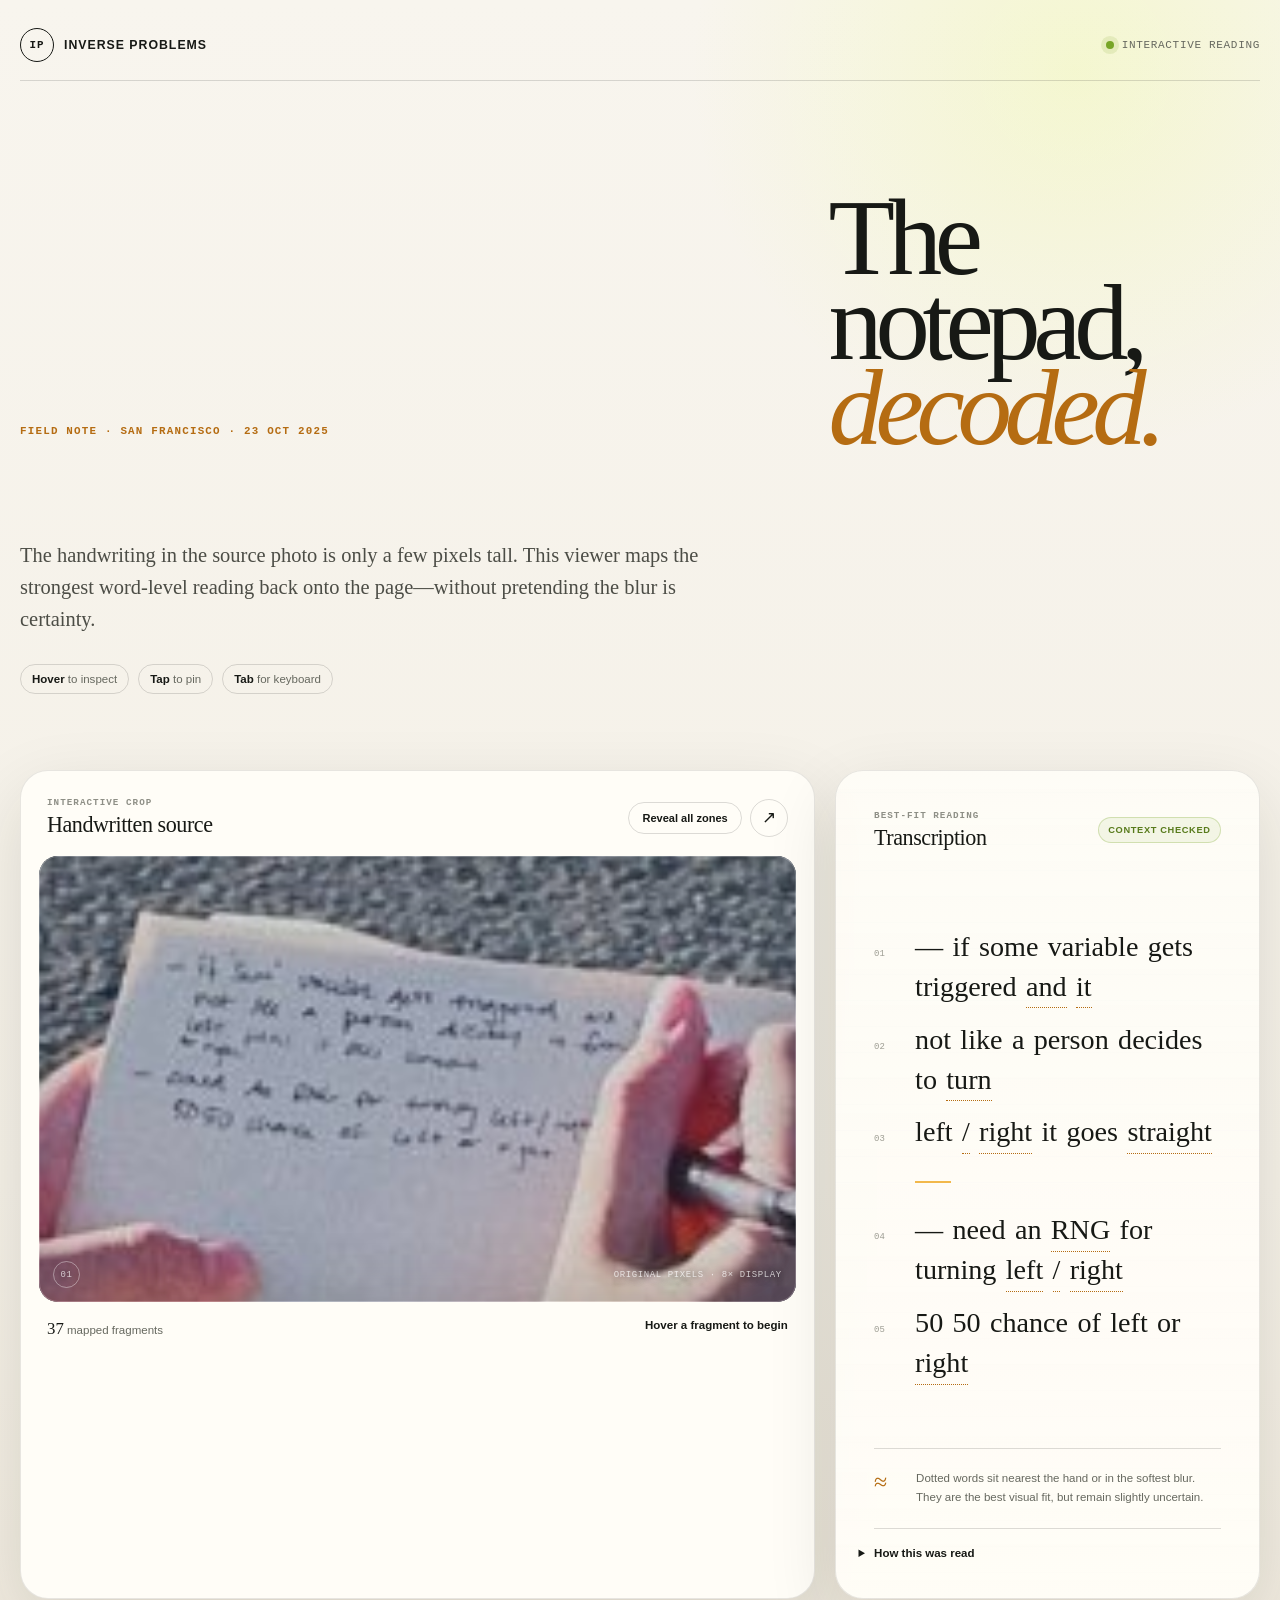
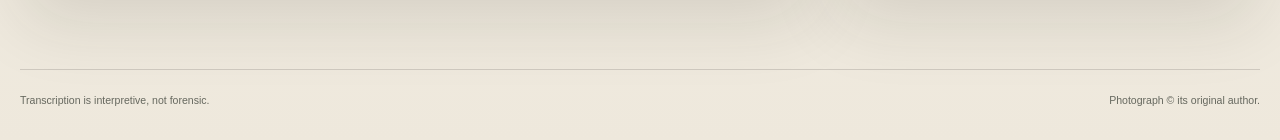
<file: notepad-transcription/index.html>
<!DOCTYPE html>
<html lang="en">
  <head>
    <meta charset="utf-8">
    <meta name="viewport" content="width=device-width, initial-scale=1">
    <meta name="theme-color" content="#171915">
    <meta
      name="description"
      content="An interactive, word-by-word transcription of the handwritten notepad in Audrey Lo's October 23, 2025 photograph."
    >
    <link rel="canonical" href="https://yaroslavvb.github.io/inverse-problems/notepad-transcription/">
    <meta property="og:title" content="The notepad, decoded">
    <meta
      property="og:description"
      content="Hover or tap each handwritten word to inspect its best-fit transcription."
    >
    <meta property="og:type" content="website">
    <meta property="og:url" content="https://yaroslavvb.github.io/inverse-problems/notepad-transcription/">
    <meta
      property="og:image"
      content="https://yaroslavvb.github.io/inverse-problems/notepad-transcription/assets/og.png"
    >
    <meta name="twitter:card" content="summary_large_image">
    <meta name="twitter:title" content="The notepad, decoded">
    <meta
      name="twitter:description"
      content="A word-by-word interactive transcription of a tiny handwritten note."
    >
    <meta
      name="twitter:image"
      content="https://yaroslavvb.github.io/inverse-problems/notepad-transcription/assets/og.png"
    >
    <title>The notepad, decoded</title>
    <link rel="stylesheet" href="styles.css?v=turn-reading">
    <script src="app.js?v=turn-reading" defer></script>
  </head>
  <body>
    <a class="skip-link" href="#main-content">Skip to the transcription</a>

    <header class="site-header">
      <a class="brand" href="../" aria-label="Inverse Problems home">
        <span class="brand-mark" aria-hidden="true">IP</span>
        <span>Inverse Problems</span>
      </a>
      <div class="header-meta">
        <span class="live-dot" aria-hidden="true"></span>
        Interactive reading
      </div>
    </header>

    <main id="main-content">
      <section class="intro" aria-labelledby="page-title">
        <p class="eyebrow">Field note · San Francisco · 23 Oct 2025</p>
        <h1 id="page-title">The notepad,<br><em>decoded.</em></h1>
        <div class="intro-copy">
          <p>
            The handwriting in the source photo is only a few pixels tall. This viewer maps the
            strongest word-level reading back onto the page—without pretending the blur is certainty.
          </p>
          <div class="instructions" role="group" aria-label="How to use this page">
            <span><kbd>Hover</kbd> to inspect</span>
            <span><kbd>Tap</kbd> to pin</span>
            <span><kbd>Tab</kbd> for keyboard</span>
          </div>
        </div>
      </section>

      <section class="workspace" aria-label="Interactive photograph and transcription">
        <article class="viewer-card" aria-labelledby="viewer-title">
          <div class="card-toolbar">
            <div>
              <p class="micro-label">Interactive crop</p>
              <h2 id="viewer-title">Handwritten source</h2>
            </div>
            <div class="toolbar-actions">
              <button class="text-button" id="revealButton" type="button" aria-pressed="false">
                Reveal all zones
              </button>
              <button class="icon-button" id="sourceButton" type="button" aria-label="View the full source photograph">
                <span aria-hidden="true">↗</span>
              </button>
            </div>
          </div>

          <div class="note-frame" id="noteFrame">
            <svg
              id="noteSvg"
              viewBox="760 1420 190 112"
              role="img"
              aria-labelledby="noteTitle noteDescription"
              preserveAspectRatio="xMidYMid meet"
            >
              <title id="noteTitle">Close crop of handwritten notes held in two hands</title>
              <desc id="noteDescription">
                Hoverable regions align each handwritten fragment with a proposed transcription.
              </desc>
              <image href="assets/notepad.jpeg" x="0" y="0" width="1536" height="2048" />
              <g id="wordZones" aria-label="Mapped handwritten fragments"></g>
            </svg>

            <div class="hover-card" id="hoverCard" hidden>
              <span id="hoverLine">Line 01</span>
              <strong id="hoverWord">word</strong>
              <small id="hoverConfidence">High confidence</small>
            </div>

            <div class="image-caption" aria-hidden="true">
              <span>01</span>
              <span>Original pixels · 8× display</span>
            </div>
          </div>

          <div class="viewer-footer">
            <p>
              <span class="mapped-count" id="mappedCount">37</span>
              mapped fragments
            </p>
            <p class="active-readout" id="activeReadout" aria-live="polite">Hover a fragment to begin</p>
          </div>
        </article>

        <aside class="transcript-card" aria-labelledby="transcript-title">
          <div class="transcript-header">
            <div>
              <p class="micro-label">Best-fit reading</p>
              <h2 id="transcript-title">Transcription</h2>
            </div>
            <span class="confidence-pill">Context checked</span>
          </div>

          <div class="transcript" id="transcript" role="group" aria-label="Interactive transcript">
            <div class="transcript-line" data-line="1">
              <span class="line-number">01</span>
              <p></p>
            </div>
            <div class="transcript-line" data-line="2">
              <span class="line-number">02</span>
              <p></p>
            </div>
            <div class="transcript-line" data-line="3">
              <span class="line-number">03</span>
              <p></p>
            </div>
            <div class="transcript-break" aria-hidden="true"><span></span></div>
            <div class="transcript-line" data-line="4">
              <span class="line-number">04</span>
              <p></p>
            </div>
            <div class="transcript-line" data-line="5">
              <span class="line-number">05</span>
              <p></p>
            </div>
          </div>

          <div class="reading-note">
            <span class="note-symbol" aria-hidden="true">≈</span>
            <p>
              Dotted words sit nearest the hand or in the softest blur. They are the best visual fit,
              but remain slightly uncertain.
            </p>
          </div>

          <details class="method-note">
            <summary>How this was read</summary>
            <p>
              The source pixels were deskewed and compared across color channels. Word gaps were then
              checked against the turn/RNG context; no missing pixels were invented.
            </p>
          </details>
        </aside>
      </section>
    </main>

    <footer class="site-footer">
      <p>Transcription is interpretive, not forensic.</p>
      <p>Photograph © its original author.</p>
    </footer>

    <dialog class="source-dialog" id="sourceDialog" aria-labelledby="source-title">
      <div class="dialog-header">
        <div>
          <p class="micro-label">Source context</p>
          <h2 id="source-title">The full photograph</h2>
        </div>
        <button class="dialog-close" id="closeDialog" type="button" aria-label="Close full photograph">×</button>
      </div>
      <figure>
        <img src="assets/notepad.jpeg" alt="A person writing in a small notepad beside San Francisco Bay">
        <figcaption>The interactive area is the notepad near the lower center of the photograph.</figcaption>
      </figure>
    </dialog>

    <noscript>
      <div class="noscript-note">
        JavaScript is required for the hover mapping. The reading is: “— if some variable gets triggered
        and it / not like a person decides to turn / left / right it goes straight — need an RNG for
        turning left / right — 50 50 chance of left or right.”
      </div>
    </noscript>
  </body>
</html>
</file>
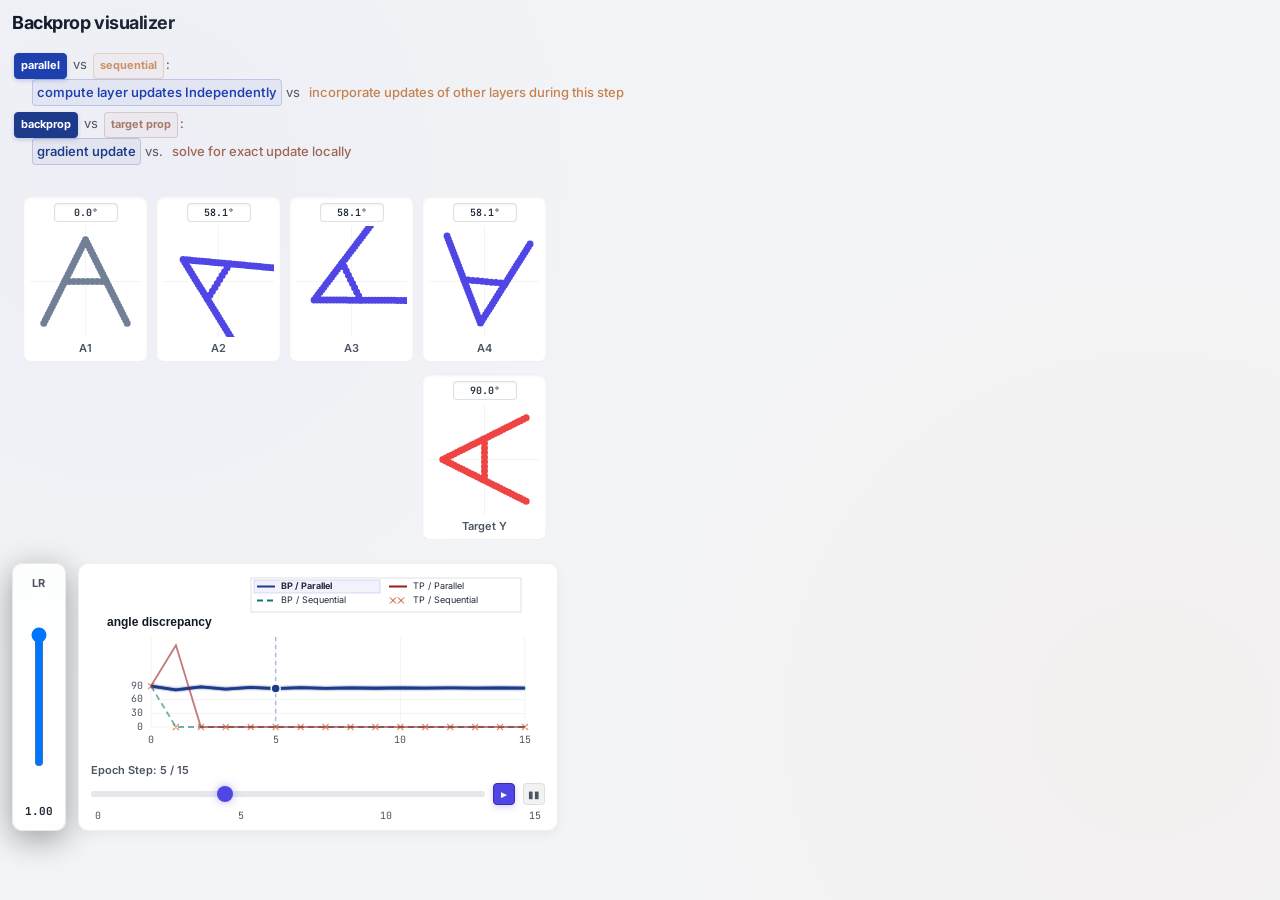
<file: backprop_visualizer.html>
<!DOCTYPE html>
<html lang="en">
<head>
    <meta charset="UTF-8">
    <meta name="viewport" content="width=device-width, initial-scale=1.0">
    <title>Backprop Visualizer</title>
    <meta name="description" content="An interactive visualizer comparing backpropagation and target propagation on 3-layer neural network inversion.">
    <link rel="preconnect" href="https://fonts.googleapis.com">
    <link rel="preconnect" href="https://fonts.gstatic.com" crossorigin>
    <link href="https://fonts.googleapis.com/css2?family=Inter:wght@400;500;600;700&family=JetBrains+Mono:wght@400;600&display=swap" rel="stylesheet">
    
    <style>
        :root {
            --bg-main: #f3f4f6;
            --bg-card: rgba(255, 255, 255, 0.85);
            --border-card: rgba(0, 0, 0, 0.08);
            --text-main: #1f2937;
            --text-muted: #4b5563;
            --primary: #4f46e5;
            --primary-hover: #3730a3;
        }

        body {
            background-color: var(--bg-main); color: var(--text-main); font-family: 'Inter', -apple-system, sans-serif;
            margin: 0; padding: 12px; min-height: 100vh; box-sizing: border-box;
            background-image: radial-gradient(circle at 10% 20%, rgba(99, 102, 241, 0.04) 0%, transparent 40%),
                              radial-gradient(circle at 90% 80%, rgba(249, 115, 22, 0.03) 0%, transparent 40%);
        }

        h1 { margin: 0; font-weight: 700; }

        .header { margin-bottom: 20px; display: flex; justify-content: space-between; align-items: center; }
        .header-title h1 {
            font-size: 18px; letter-spacing: -0.025em;
            background: linear-gradient(to right, #111827, #4b5563);
            -webkit-background-clip: text; -webkit-text-fill-color: transparent;
        }

        .dashboard-grid { display: grid; grid-template-columns: 54px 480px; gap: 12px; max-width: 546px; margin: 0; }

        .card { background: var(--bg-card); border: 1px solid var(--border-card); border-radius: 10px; padding: 10px 12px; backdrop-filter: blur(12px); box-shadow: 0 8px 32px 0 rgba(0, 0, 0, 0.37); }

        .lr-slider-container {
            grid-column: 1; grid-row: 2; display: flex; flex-direction: column; align-items: center; justify-content: space-between; padding: 12px 4px; height: 100%; box-sizing: border-box;
        }
        .lr-slider-container .title { font-size: 11px; font-weight: 700; text-transform: uppercase; letter-spacing: 0.05em; color: var(--text-muted); margin-bottom: 2px; }
        .lr-slider-container .value { font-family: 'JetBrains Mono', monospace; font-size: 11px; font-weight: 700; color: var(--text-main); margin-top: 2px; }

        #scrub-slider { -webkit-appearance: none; width: 100%; background: #e5e7eb; height: 6px; border-radius: 3px; outline: none; flex: 1; margin: 0; }
        #scrub-slider::-webkit-slider-thumb {
            -webkit-appearance: none; width: 16px; height: 16px; border-radius: 50%;
            background: var(--primary); cursor: pointer; transition: all 0.15s ease; box-shadow: 0 0 8px rgba(99, 102, 241, 0.5);
        }
        #scrub-slider::-webkit-slider-thumb:hover { background: #818cf8; transform: scale(1.1); }

        .vertical-slider { -webkit-appearance: slider-vertical; writing-mode: vertical-lr; direction: rtl; width: 16px; height: 140px; padding: 0; margin: 8px auto; cursor: pointer; }

        .workspace { grid-column: 1 / span 2; grid-row: 1; display: flex; flex-direction: column; gap: 12px; }

        .vis-container {
            display: flex; flex-direction: column; gap: 6px;
            background: rgba(255, 255, 255, 0.01); border: 1px solid rgba(255, 255, 255, 0.04); border-radius: 10px; padding: 10px;
        }

        .panels-grid { display: grid; grid-template-columns: repeat(4, 1fr); gap: 8px; max-width: 100%; }

        .panel-card {
            background: #ffffff; border: 1px solid rgba(0, 0, 0, 0.06); border-radius: 8px; overflow: hidden;
            display: flex; flex-direction: column; align-items: center; padding: 6px; box-shadow: inset 0 1px 3px rgba(0,0,0,0.05);
        }
        .panel-card canvas { background: #ffffff; width: 100%; aspect-ratio: 1; }
        .panel-label { font-size: 11px; font-weight: 600; margin-top: 4px; color: var(--text-muted); text-align: center; }

        .rot-indicator {
            font-family: 'JetBrains Mono', monospace; font-size: 10px; font-weight: 600;
            background: #ffffff; border: 1px solid rgba(0, 0, 0, 0.12); border-radius: 4px; padding: 2px 6px; margin-bottom: 4px; text-align: center; min-width: 50px; box-shadow: inset 0 1px 2px rgba(0,0,0,0.05);
        }

        .chart-box {
            grid-column: 2; grid-row: 2; position: relative; background: #ffffff; border: 1px solid rgba(0, 0, 0, 0.06); border-radius: 10px; padding: 8px 12px;
            display: flex; flex-direction: column; box-shadow: 0 4px 12px rgba(0,0,0,0.05); max-width: 480px; box-sizing: border-box;
        }
        .chart-box canvas { width: 100%; height: 185px; }

        .scrub-container { display: flex; flex-direction: column; gap: 2px; margin-top: 6px; }
        .scrub-info { display: flex; justify-content: space-between; align-items: center; font-size: 11px; font-weight: 600; color: var(--text-muted); margin-bottom: 2px; }
        .scrub-controls { display: flex; align-items: center; gap: 8px; margin: 2px 0; }
        .step-ticks { display: flex; justify-content: space-between; padding: 0 4px; font-size: 10px; font-family: 'JetBrains Mono', monospace; color: var(--text-muted); }

        .hdr-btn { font-size: 11px; padding: 2px 6px; border-radius: 4px; font-weight: 700; cursor: pointer; transition: all 0.15s ease; display: inline-block; margin: 0 2px; user-select: none; }
        .hdr-btn.parallel { color: #1e40af; border: 1px solid rgba(30, 64, 175, 0.3); background: rgba(30, 64, 175, 0.05); }
        .hdr-btn.parallel.active { color: white !important; background: #1e40af !important; border-color: #1e40af !important; box-shadow: 0 2px 4px rgba(30, 64, 175, 0.2); }
        .hdr-btn.sequential { color: #b45309; border: 1px solid rgba(180, 83, 9, 0.3); background: rgba(180, 83, 9, 0.05); }
        .hdr-btn.sequential.active { color: white !important; background: #b45309 !important; border-color: #b45309 !important; box-shadow: 0 2px 4px rgba(180, 83, 9, 0.2); }
        .hdr-btn.backprop { color: #1e3a8a; border: 1px solid rgba(30, 58, 138, 0.3); background: rgba(30, 58, 138, 0.05); }
        .hdr-btn.backprop.active { color: white !important; background: #1e3a8a !important; border-color: #1e3a8a !important; box-shadow: 0 2px 4px rgba(30, 58, 138, 0.2); }
        .hdr-btn.target { color: #7c2d12; border: 1px solid rgba(124, 45, 18, 0.3); background: rgba(124, 45, 18, 0.05); }
        .hdr-btn.target.active { color: white !important; background: #7c2d12 !important; border-color: #7c2d12 !important; box-shadow: 0 2px 4px rgba(124, 45, 18, 0.2); }
        .hdr-btn:not(.active) { opacity: 0.6; }
        .hdr-btn:hover:not(.active) { opacity: 0.95; background: rgba(0, 0, 0, 0.04); border-color: rgba(0, 0, 0, 0.25); }

        .mini-btn {
            background: rgba(0, 0, 0, 0.05); border: 1px solid rgba(0, 0, 0, 0.08); border-radius: 4px; color: var(--text-muted);
            width: 22px; height: 22px; display: flex; align-items: center; justify-content: center; font-size: 10px; cursor: pointer; transition: all 0.15s ease; user-select: none;
        }
        .mini-btn:hover { background: rgba(0, 0, 0, 0.1); color: var(--text-main); }
        .mini-btn.active { background: var(--primary); color: white; border-color: var(--primary-hover); box-shadow: 0 2px 6px rgba(99, 102, 241, 0.3); }

        /* Explanation Highlights */
        .desc-span {
            transition: all 0.2s ease;
            padding: 1px 4px;
            border-radius: 4px;
            font-weight: 500;
            display: inline-block;
            border: 1px solid transparent;
            cursor: pointer;
        }
        
        .desc-span.parallel.active {
            background: rgba(30, 64, 175, 0.05);
            color: #1e40af !important;
            font-weight: 550;
            border: 1px solid rgba(30, 64, 175, 0.2);
        }
        .desc-span.parallel:not(.active) {
            opacity: 0.7;
            background: transparent;
        }

        .desc-span.sequential.active {
            background: rgba(180, 83, 9, 0.05);
            color: #b45309 !important;
            font-weight: 550;
            border: 1px solid rgba(180, 83, 9, 0.2);
        }
        .desc-span.sequential:not(.active) {
            opacity: 0.7;
            background: transparent;
        }

        .desc-span.backprop.active {
            background: rgba(30, 58, 138, 0.05);
            color: #1e3a8a !important;
            font-weight: 550;
            border: 1px solid rgba(30, 58, 138, 0.2);
        }
        .desc-span.backprop:not(.active) {
            opacity: 0.7;
            background: transparent;
        }

        .desc-span.target.active {
            background: rgba(124, 45, 18, 0.05);
            color: #7c2d12 !important;
            font-weight: 550;
            border: 1px solid rgba(124, 45, 18, 0.2);
        }
        .desc-span.target:not(.active) {
            opacity: 0.7;
            background: transparent;
        }
    </style>
</head>
<body>

    <div class="header">
        <div class="header-title">
            <h1>Backprop visualizer</h1>
            <p style="margin: 20px 0 0 0; font-size: 13px; line-height: 1.8; color: var(--text-muted); user-select: none;">
                <span id="hdr-parallel-btn" onclick="updateSched('parallel')" class="hdr-btn parallel active">parallel</span> vs 
                <span id="hdr-sequential-btn" onclick="updateSched('sequential')" class="hdr-btn sequential">sequential</span>:<br>
                <span style="display: block; margin-left: 20px; margin-bottom: 6px;">
                    <span id="desc-parallel" onclick="updateSched('parallel')" class="desc-span parallel active" style="color: #1e40af;">compute layer updates Independently</span> vs 
                    <span id="desc-sequential" onclick="updateSched('sequential')" class="desc-span sequential" style="color: #b45309;">incorporate updates of other layers during this step</span>
                </span>
                <span id="hdr-backprop-btn" onclick="updateRule('backprop')" class="hdr-btn backprop active">backprop</span> vs 
                <span id="hdr-target-btn" onclick="updateRule('target')" class="hdr-btn target">target prop</span>:<br>
                <span style="display: block; margin-left: 20px;">
                    <span id="desc-backprop" onclick="updateRule('backprop')" class="desc-span backprop active" style="color: #1e3a8a;">gradient update</span> vs. 
                    <span id="desc-target" onclick="updateRule('target')" class="desc-span target" style="color: #7c2d12;">solve for exact update locally</span>
                </span>
            </p>
        </div>
    </div>

    <div class="dashboard-grid">
        <div class="lr-slider-container card">
            <div class="title">LR</div>
            <input type="range" class="vertical-slider" min="0.0" max="1.0" step="0.05" value="1" oninput="updateLR(this.value)">
            <div class="value" id="lr-val">1.00</div>
        </div>

        <div class="workspace">
            <div class="vis-container">
                <div class="panels-grid">
                    <div class="panel-card">
                        <div class="rot-indicator">0.0°</div>
                        <canvas id="canvas-1"></canvas>
                        <span class="panel-label">A1</span>
                    </div>
                    <div class="panel-card">
                        <div class="rot-indicator" id="rot-val-2">0.0°</div>
                        <canvas id="canvas-2"></canvas>
                        <span class="panel-label">A2</span>
                    </div>
                    <div class="panel-card">
                        <div class="rot-indicator" id="rot-val-3">0.0°</div>
                        <canvas id="canvas-3"></canvas>
                        <span class="panel-label">A3</span>
                    </div>
                    <div class="panel-card">
                        <div class="rot-indicator" id="rot-val-4">0.0°</div>
                        <canvas id="canvas-4"></canvas>
                        <span class="panel-label">A4</span>
                    </div>
                </div>
                <div class="panels-grid" style="margin-top: 6px;">
                    <div class="panel-card" style="grid-column: 4;">
                        <div class="rot-indicator">90.0°</div>
                        <canvas id="canvas-5"></canvas>
                        <span class="panel-label">Target Y</span>
                    </div>
                </div>
            </div>
        </div>

        <div class="chart-box">
            <canvas id="loss-chart"></canvas>
            <div class="scrub-container">
                <div class="scrub-info"><span id="scrub-label">Epoch Step: 0 / 15</span></div>
                <div class="scrub-controls">
                    <input type="range" id="scrub-slider" min="0" max="15" step="1" value="0" oninput="setPlayback(false); scrubStep(this.value)">
                    <button class="mini-btn" id="scrub-play-btn" onclick="setPlayback(true)" title="Play">&#9658;</button>
                    <button class="mini-btn" id="scrub-pause-btn" onclick="setPlayback(false)" title="Pause">&#9646;&#9646;</button>
                </div>
                <div class="step-ticks" id="scrub-ticks"></div>
            </div>
        </div>
    </div>

    <script>
        const TARGET_ANGLE = 90.0;
        const INITIAL_ANGLES = [0.0, 0.0, 0.0];
        const STEPS = 15;
        const MAX_VAL = 10.5;

        let state = { lr: 1.0, rule: 'backprop', sched: 'parallel', step: 0 };
        let results = { points: createA(), targetPoints: [], histories: {} };
        
        const STRATEGIES = [
            { label: 'BP / Parallel',   key: 'backprop_parallel',   color: '#1e3a8a', rule: 'backprop', sched: 'parallel' },
            { label: 'BP / Sequential', key: 'backprop_sequential', color: '#0f766e', rule: 'backprop', sched: 'sequential', dash: [6, 4] },
            { label: 'TP / Parallel',   key: 'target_parallel',     color: '#991b1b', rule: 'target',   sched: 'parallel' },
            { label: 'TP / Sequential', key: 'target_sequential',   color: '#c2410c', rule: 'target',   sched: 'sequential', cross: true }
        ];

        let animInterval = null;

        // Init Math Geometry
        function createA() {
            let A = [];
            for (let i = 0; i < 30; i++) A.push([-i / 58.0, 1.0 - i / 29.0]);
            for (let i = 0; i < 30; i++) A.push([i / 58.0, 1.0 - i / 29.0]);
            for (let i = 0; i < 10; i++) A.push([-0.25 + i / 18.0, 0.5]);
            
            let meanX = A.reduce((s, p) => s + p[0], 0) / A.length;
            let meanY = A.reduce((s, p) => s + p[1], 0) / A.length;
            for (let p of A) { p[0] -= meanX; p[1] -= meanY; }
            
            let covXX = A.reduce((s, p) => s + p[0]*p[0], 0);
            let covYY = A.reduce((s, p) => s + p[1]*p[1], 0);
            let scaleX = Math.sqrt(covYY / covXX);
            for (let p of A) p[0] *= scaleX;
            
            let sumX2 = A.reduce((s, p) => s + p[0]*p[0], 0);
            let scaleF = Math.sqrt(0.5 * Math.pow(180.0 / Math.PI, 2) / sumX2);
            for (let p of A) { p[0] *= scaleF; p[1] *= scaleF; }
            return A;
        }

        function rotatePointCloud(pts, deg) {
            let rad = deg * Math.PI / 180.0, cos = Math.cos(rad), sin = Math.sin(rad);
            return pts.map(p => [p[0] * cos - p[1] * sin, p[0] * sin + p[1] * cos]);
        }

        function angleDeltaDeg(t, c) {
            let d = ((t - c + 180) % 360 + 360) % 360 - 180;
            return d === -180 ? 180 : d;
        }

        const hexToRgba = (hex, alpha) => {
            const r = parseInt(hex.slice(1, 3), 16), g = parseInt(hex.slice(3, 5), 16), b = parseInt(hex.slice(5, 7), 16);
            return `rgba(${r}, ${g}, ${b}, ${alpha})`;
        };

        function forwardStates(pts, angles) {
            let states = [pts], curr = pts;
            for (let a of angles) { curr = rotatePointCloud(curr, a); states.push(curr); }
            return states;
        }

        function updateDirection(pts, angles, rule) {
            if (rule === "target") return angleDeltaDeg(TARGET_ANGLE, angles.reduce((a, b) => a + b, 0));
            let out = forwardStates(pts, angles).pop();
            let sum = out.reduce((s, p, i) => s + results.targetPoints[i][0] * p[1] - results.targetPoints[i][1] * p[0], 0);
            return -sum * Math.PI / 180.0;
        }

        function applyStep(pts, angles, strategy) {
            let next = [...angles];
            if (strategy.sched === "parallel") {
                let dir = state.lr * updateDirection(pts, next, strategy.rule);
                return next.map(a => a + dir);
            }
            for (let i = next.length - 1; i >= 0; i--) next[i] += state.lr * updateDirection(pts, next, strategy.rule);
            return next;
        }

        // App & Logic
        function runSimulation() {
            STRATEGIES.forEach(strategy => {
                let angles = [...INITIAL_ANGLES], angleVals = [], missingVals = [], statesArr = [];
                for (let step = 0; step <= STEPS; step++) {
                    statesArr.push(forwardStates(results.points, angles));
                    angleVals.push([...angles]);
                    missingVals.push(Math.abs(angleDeltaDeg(TARGET_ANGLE, angles.reduce((a, b) => a + b, 0))));
                    if (step < STEPS) angles = applyStep(results.points, angles, strategy);
                }
                results.histories[strategy.key] = { angles: angleVals, missingAngles: missingVals, intermediateStates: statesArr };
            });
            drawCurrentStep();
            drawCharts();
        }

        function updateBoth(rule, sched) {
            state.rule = rule;
            state.sched = sched;
            
            ['backprop', 'target'].forEach(r => {
                document.getElementById(`hdr-${r}-btn`).classList.toggle('active', rule === r);
                document.getElementById(`desc-${r}`)?.classList.toggle('active', rule === r);
            });
            ['parallel', 'sequential'].forEach(s => {
                document.getElementById(`hdr-${s}-btn`).classList.toggle('active', sched === s);
                document.getElementById(`desc-${s}`)?.classList.toggle('active', sched === s);
            });
            runSimulation();
        }

        function updateRule(rule) { updateBoth(rule, state.sched); }
        function updateSched(sched) { updateBoth(state.rule, sched); }

        function updateLR(val) {
            state.lr = parseFloat(val);
            document.getElementById('lr-val').innerText = state.lr.toFixed(2);
            runSimulation();
        }

        function scrubStep(step) {
            state.step = parseInt(step);
            document.getElementById('scrub-label').innerText = `Epoch Step: ${state.step} / ${STEPS}`;
            drawCurrentStep();
            drawCharts();
        }

        function setPlayback(play) {
            document.getElementById('scrub-play-btn').classList.toggle('active', play);
            document.getElementById('scrub-pause-btn').classList.toggle('active', !play);
            clearInterval(animInterval);
            
            if (play) {
                animInterval = setInterval(() => {
                    let next = (state.step + 1) % (STEPS + 1);
                    document.getElementById('scrub-slider').value = next;
                    scrubStep(next);
                }, 180);
            }
        }

        // Canvas Rendering
        function drawA(ctx, pts, color) {
            let size = ctx.canvas.width / (window.devicePixelRatio || 1);
            let mapX = x => size / 2 + (x / MAX_VAL) * (size / 2 * 0.9);
            let mapY = y => size / 2 - (y / MAX_VAL) * (size / 2 * 0.9);
            
            ctx.strokeStyle = color; ctx.lineWidth = 2.0; ctx.lineCap = 'round'; ctx.lineJoin = 'round';
            [[0, 29], [30, 59], [60, 69]].forEach(([s, e]) => {
                ctx.beginPath(); ctx.moveTo(mapX(pts[s][0]), mapY(pts[s][1]));
                for (let i = s + 1; i <= e; i++) ctx.lineTo(mapX(pts[i][0]), mapY(pts[i][1]));
                ctx.stroke();
            });
            
            ctx.fillStyle = color; let radius = 3.5; ctx.beginPath();
            for (let p of pts) {
                let x = mapX(p[0]), y = mapY(p[1]);
                ctx.moveTo(x + radius, y); ctx.arc(x, y, radius, 0, 2 * Math.PI);
            }
            ctx.fill();
        }

        function drawPanel(canvasId, pts, color) {
            let canvas = document.getElementById(canvasId), ctx = canvas.getContext('2d'), dpr = window.devicePixelRatio || 1;
            let size = canvas.parentElement.clientWidth - 12;
            canvas.width = canvas.height = size * dpr; canvas.style.width = canvas.style.height = size + 'px';
            ctx.scale(dpr, dpr); ctx.clearRect(0, 0, size, size);
            
            ctx.strokeStyle = 'rgba(0,0,0,0.06)'; ctx.lineWidth = 0.8;
            ctx.beginPath(); ctx.moveTo(size/2, 0); ctx.lineTo(size/2, size);
            ctx.moveTo(0, size/2); ctx.lineTo(size, size/2); ctx.stroke();
            
            if (pts) drawA(ctx, pts, color);
        }

        function drawCurrentStep() {
            let activeHist = results.histories[`${state.rule}_${state.sched}`], states = activeHist.intermediateStates[state.step];
            drawPanel('canvas-1', states[0], '#718096');
            states.slice(1).forEach((s, i) => drawPanel(`canvas-${i+2}`, s, '#4f46e5'));
            drawPanel('canvas-5', results.targetPoints, '#ef4444');
            
            activeHist.angles[state.step].forEach((ang, idx) => {
                document.getElementById(`rot-val-${idx+2}`).innerText = ang.toFixed(1) + '°';
            });
        }

        function drawCharts() {
            let canvas = document.getElementById('loss-chart'), ctx = canvas.getContext('2d'), dpr = window.devicePixelRatio || 1;
            let width = canvas.parentElement.clientWidth - 24, height = 185;
            canvas.width = width * dpr; canvas.height = height * dpr;
            canvas.style.width = width + 'px'; canvas.style.height = height + 'px';
            ctx.scale(dpr, dpr); ctx.clearRect(0, 0, width, height);
            
            let padL = 60, padR = 20, padT = 65, padB = 30, w = width - padL - padR, h = height - padT - padB;
            let maxY = Math.max(Math.max(...STRATEGIES.flatMap(s => results.histories[s.key].missingAngles)) * 1.1, 10.0);
            
            let getX = v => padL + (v / STEPS) * w, getY = v => padT + (1 - v / maxY) * h;
            
            ctx.strokeStyle = 'rgba(0,0,0,0.05)'; ctx.lineWidth = 1; ctx.fillStyle = '#4b5563';
            ctx.font = '10px "JetBrains Mono", sans-serif'; ctx.textAlign = 'right'; ctx.textBaseline = 'middle';
            
            [0, 30, 60, 90].forEach(val => {
                let y = getY(val);
                if (y >= padT && y <= height - padB) {
                    ctx.beginPath(); ctx.moveTo(padL, y); ctx.lineTo(width - padR, y); ctx.stroke();
                    ctx.fillText(Math.round(val), padL - 8, y);
                }
            });
            
            ctx.textAlign = 'center'; ctx.textBaseline = 'top';
            for (let i = 0; i <= STEPS; i += 5) {
                let x = getX(i);
                ctx.beginPath(); ctx.moveTo(x, padT); ctx.lineTo(x, height - padB); ctx.stroke();
                ctx.fillText(i, x, height - padB + 8);
            }
            
            let activeSer = STRATEGIES.find(s => s.key === `${state.rule}_${state.sched}`);
            
            STRATEGIES.forEach(s => {
                ctx.save();
                let isAct = s.key === activeSer.key;
                let yVals = results.histories[s.key].missingAngles;
                
                ctx.strokeStyle = isAct ? s.color : hexToRgba(s.color, 0.58);
                ctx.lineWidth = isAct ? (s.cross ? 1.8 : 2.8) : (s.cross ? 1.2 : 1.8);
                if (isAct) { ctx.shadowColor = s.color; ctx.shadowBlur = s.cross ? 1.5 : 2; }
                
                ctx.beginPath();
                if (s.cross) {
                    yVals.forEach((y, i) => {
                        let x = getX(i), yPos = getY(y);
                        ctx.moveTo(x - 3, yPos - 3); ctx.lineTo(x + 3, yPos + 3);
                        ctx.moveTo(x + 3, yPos - 3); ctx.lineTo(x - 3, yPos + 3);
                    });
                } else {
                    ctx.setLineDash(s.dash || []);
                    yVals.forEach((y, i) => i === 0 ? ctx.moveTo(getX(i), getY(y)) : ctx.lineTo(getX(i), getY(y)));
                }
                ctx.stroke();
                ctx.restore();
            });
            
            let curX = getX(state.step);
            ctx.strokeStyle = 'rgba(79, 70, 229, 0.4)'; ctx.lineWidth = 1.5; ctx.setLineDash([4, 4]);
            ctx.beginPath(); ctx.moveTo(curX, padT); ctx.lineTo(curX, height - padB); ctx.stroke(); ctx.setLineDash([]);
            
            let actY = results.histories[activeSer.key].missingAngles[state.step];
            if (actY !== undefined) {
                ctx.fillStyle = activeSer.color; ctx.strokeStyle = '#ffffff'; ctx.lineWidth = 1.5;
                ctx.beginPath(); ctx.arc(curX, getY(actY), 4.5, 0, 2 * Math.PI); ctx.fill(); ctx.stroke();
            }
            
            let legW = 270, legH = 34, legX = width - padR - legW - 4, legY = 6;
            ctx.fillStyle = 'rgba(255, 255, 255, 0.95)'; ctx.strokeStyle = 'rgba(0, 0, 0, 0.12)'; ctx.lineWidth = 1.0;
            ctx.fillRect(legX, legY, legW, legH); ctx.strokeRect(legX, legY, legW, legH);
            
            ctx.textAlign = 'left'; ctx.textBaseline = 'middle';
            STRATEGIES.forEach((s, idx) => {
                let itemX = legX + 6 + (idx < 2 ? 0 : 1) * 132, itemY = legY + 8.5 + (idx % 2) * 14;
                let isAct = s.key === activeSer.key;
                
                if (isAct) {
                    ctx.fillStyle = 'rgba(79, 70, 229, 0.07)'; ctx.strokeStyle = 'rgba(79, 70, 229, 0.2)';
                    ctx.fillRect(itemX - 3, itemY - 6.5, 126, 13); ctx.strokeRect(itemX - 3, itemY - 6.5, 126, 13);
                }
                
                ctx.strokeStyle = s.color; ctx.beginPath();
                if (s.cross) {
                    ctx.lineWidth = isAct ? 1.5 : 1.0;
                    [4, 12].forEach(off => {
                        let x = itemX + off;
                        ctx.moveTo(x - 3, itemY - 3); ctx.lineTo(x + 3, itemY + 3);
                        ctx.moveTo(x + 3, itemY - 3); ctx.lineTo(x - 3, itemY + 3);
                    });
                } else {
                    ctx.lineWidth = 2.0; ctx.setLineDash(s.dash || []);
                    ctx.moveTo(itemX, itemY); ctx.lineTo(itemX + 18, itemY);
                }
                ctx.stroke(); ctx.setLineDash([]);
                
                ctx.fillStyle = '#1f2937';
                ctx.font = isAct ? 'bold 9px "Inter", sans-serif' : '9px "Inter", sans-serif';
                ctx.fillText(s.label, itemX + 24, itemY);
            });
            
            ctx.fillStyle = '#111827'; ctx.font = 'bold 12px sans-serif'; ctx.textAlign = 'left'; ctx.textBaseline = 'bottom';
            ctx.fillText('angle discrepancy', 16, padT - 8);
        }

        // Canvas Legend Click Interactions
        function isOverLegend(canvas, clientX, clientY) {
            const rect = canvas.getBoundingClientRect();
            const dpr = window.devicePixelRatio || 1;
            const x = (clientX - rect.left) * (canvas.width / (rect.width * dpr));
            const y = (clientY - rect.top) * (canvas.height / (rect.height * dpr));
            const width = canvas.width / dpr;
            const legW = 270, legH = 34, legX = width - 20 - legW - 4, legY = 6;
            return {
                over: x >= legX && x <= legX + legW && y >= legY && y <= legY + legH,
                x: x - legX,
                y: y - legY,
                legW
            };
        }

        const lossCanvas = document.getElementById('loss-chart');
        if (lossCanvas) {
            lossCanvas.addEventListener('click', e => {
                const res = isOverLegend(lossCanvas, e.clientX, e.clientY);
                if (res.over) {
                    updateBoth(
                        res.x < res.legW / 2 ? 'backprop' : 'target',
                        res.y < 17 ? 'parallel' : 'sequential'
                    );
                }
            });
            lossCanvas.addEventListener('mousemove', e => {
                lossCanvas.style.cursor = isOverLegend(lossCanvas, e.clientX, e.clientY).over ? 'pointer' : 'default';
            });
        }

        // Initialize Timeline/App
        results.targetPoints = rotatePointCloud(results.points, TARGET_ANGLE);
        const ticksContainer = document.getElementById('scrub-ticks');
        for (let i = 0; i <= STEPS; i += 5) {
            let span = document.createElement('span'); span.innerText = i; ticksContainer.appendChild(span);
        }

        runSimulation();
        setPlayback(true);
    </script>
</body>
</html>
</file>
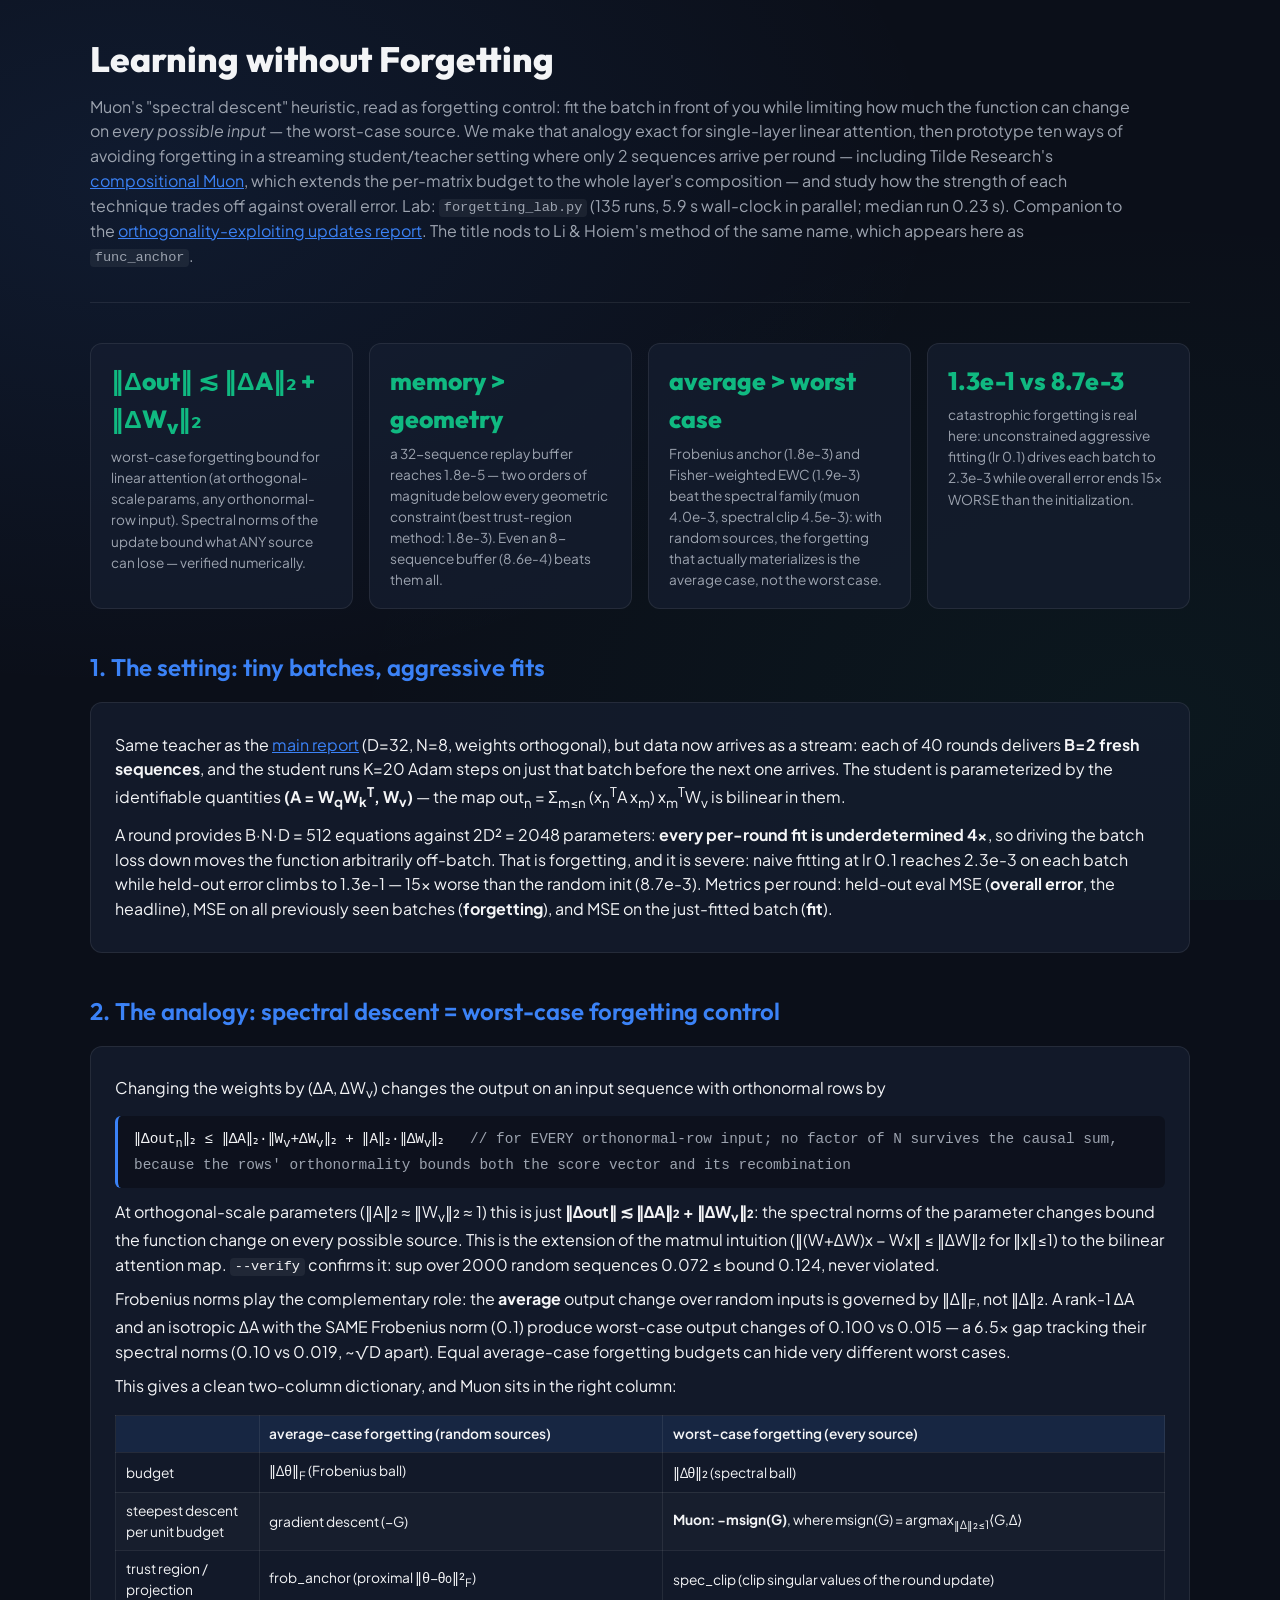
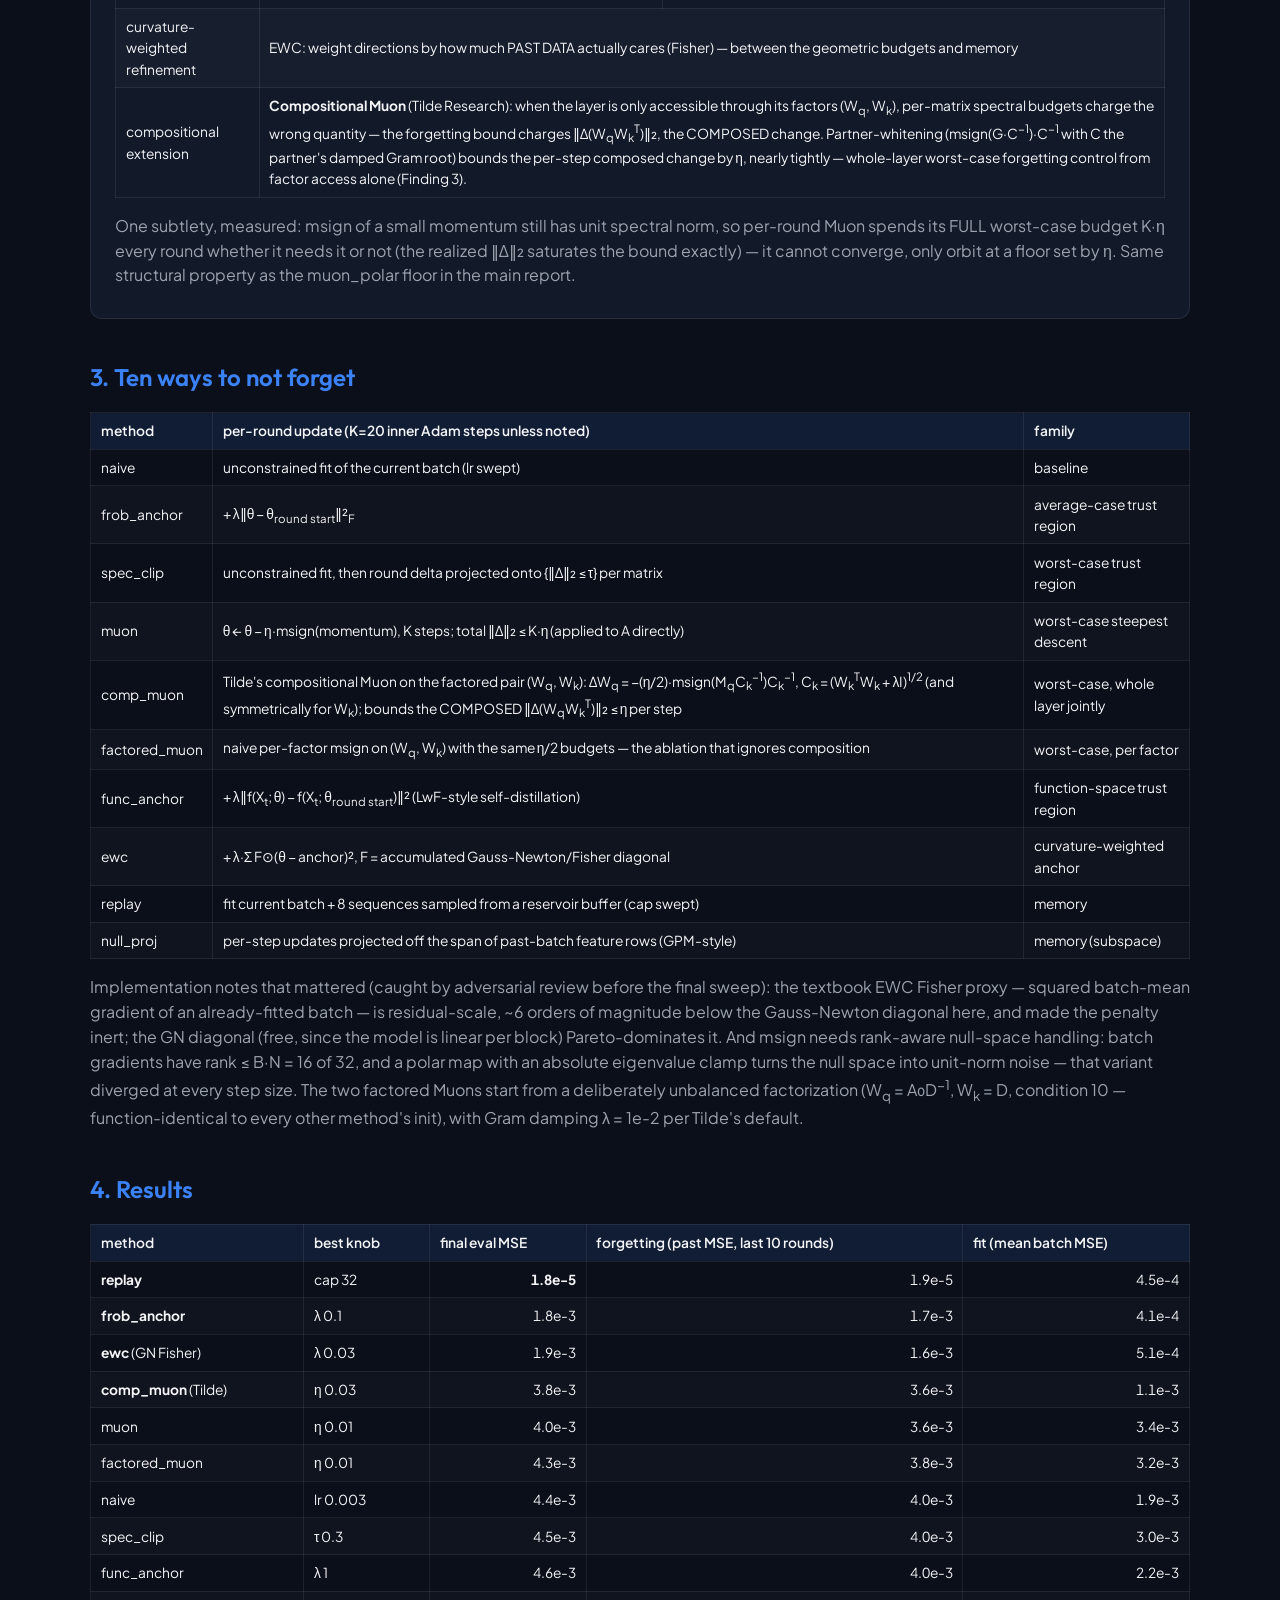
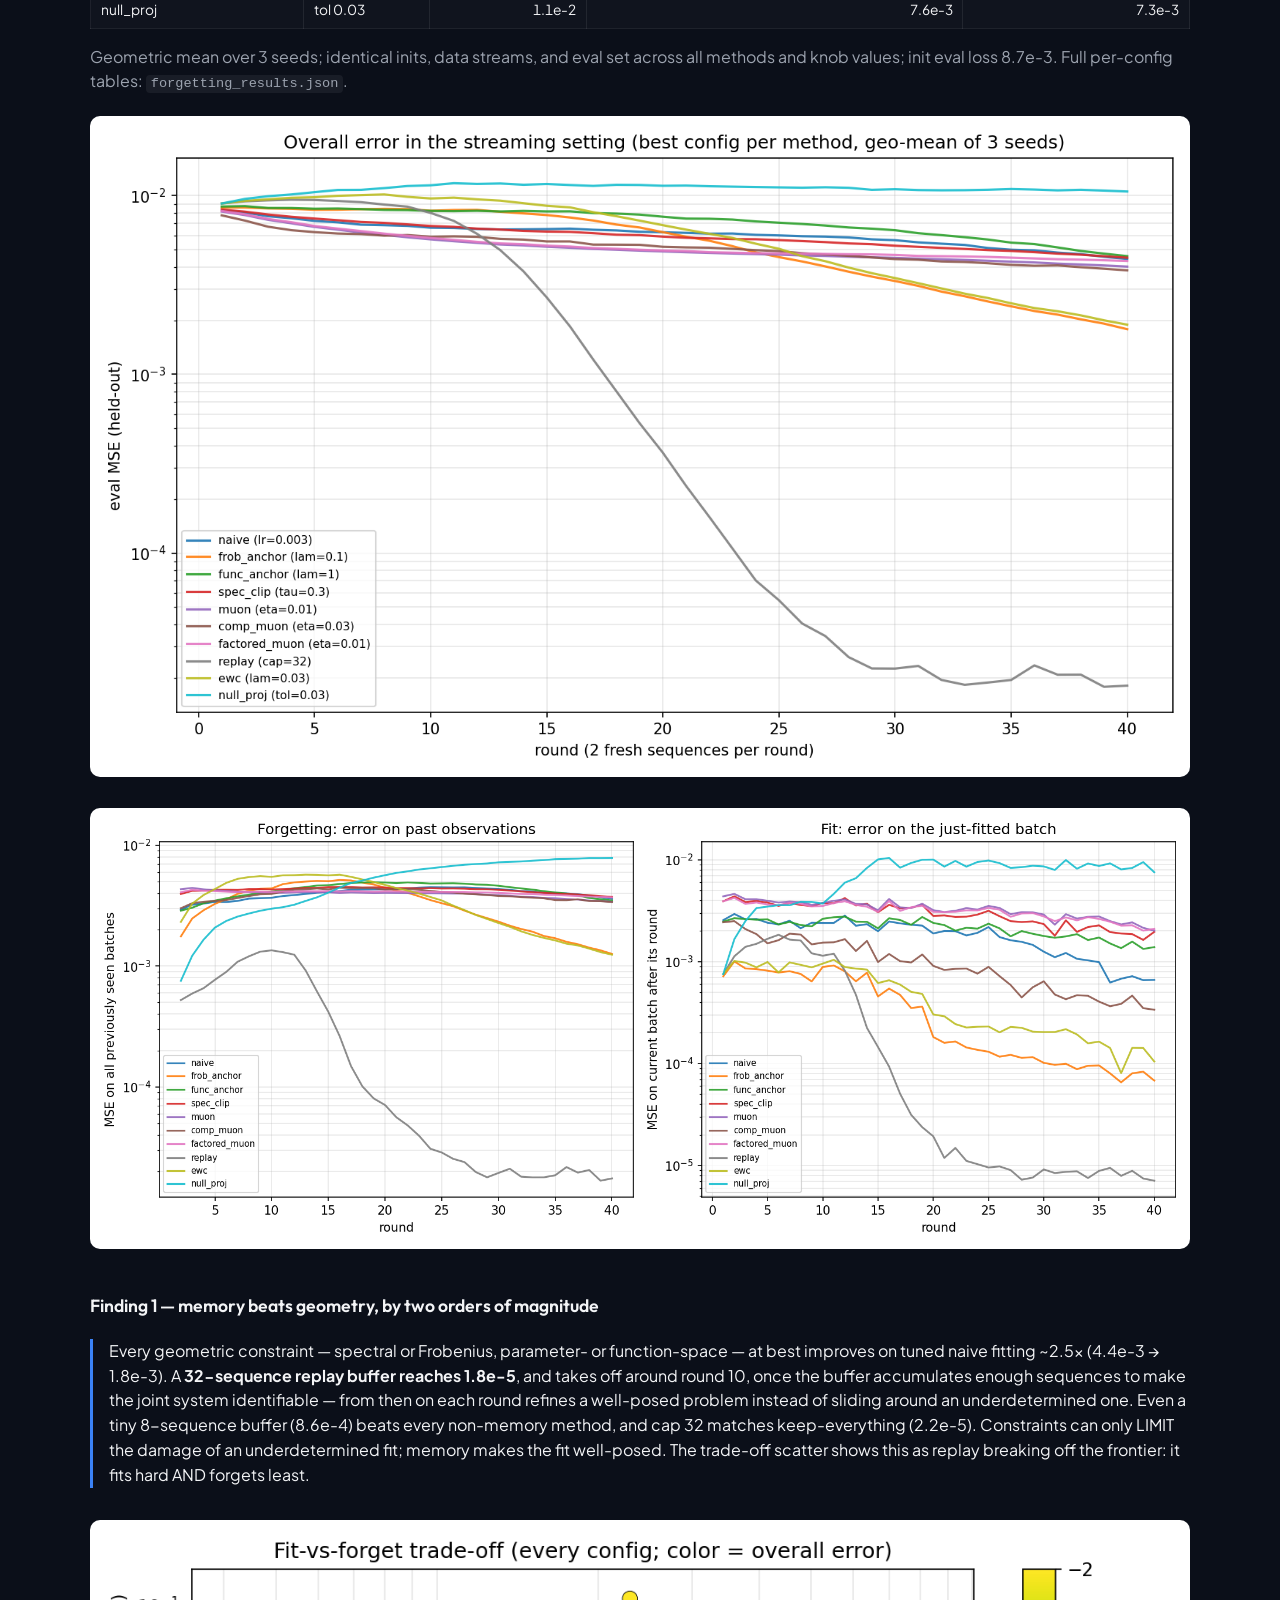
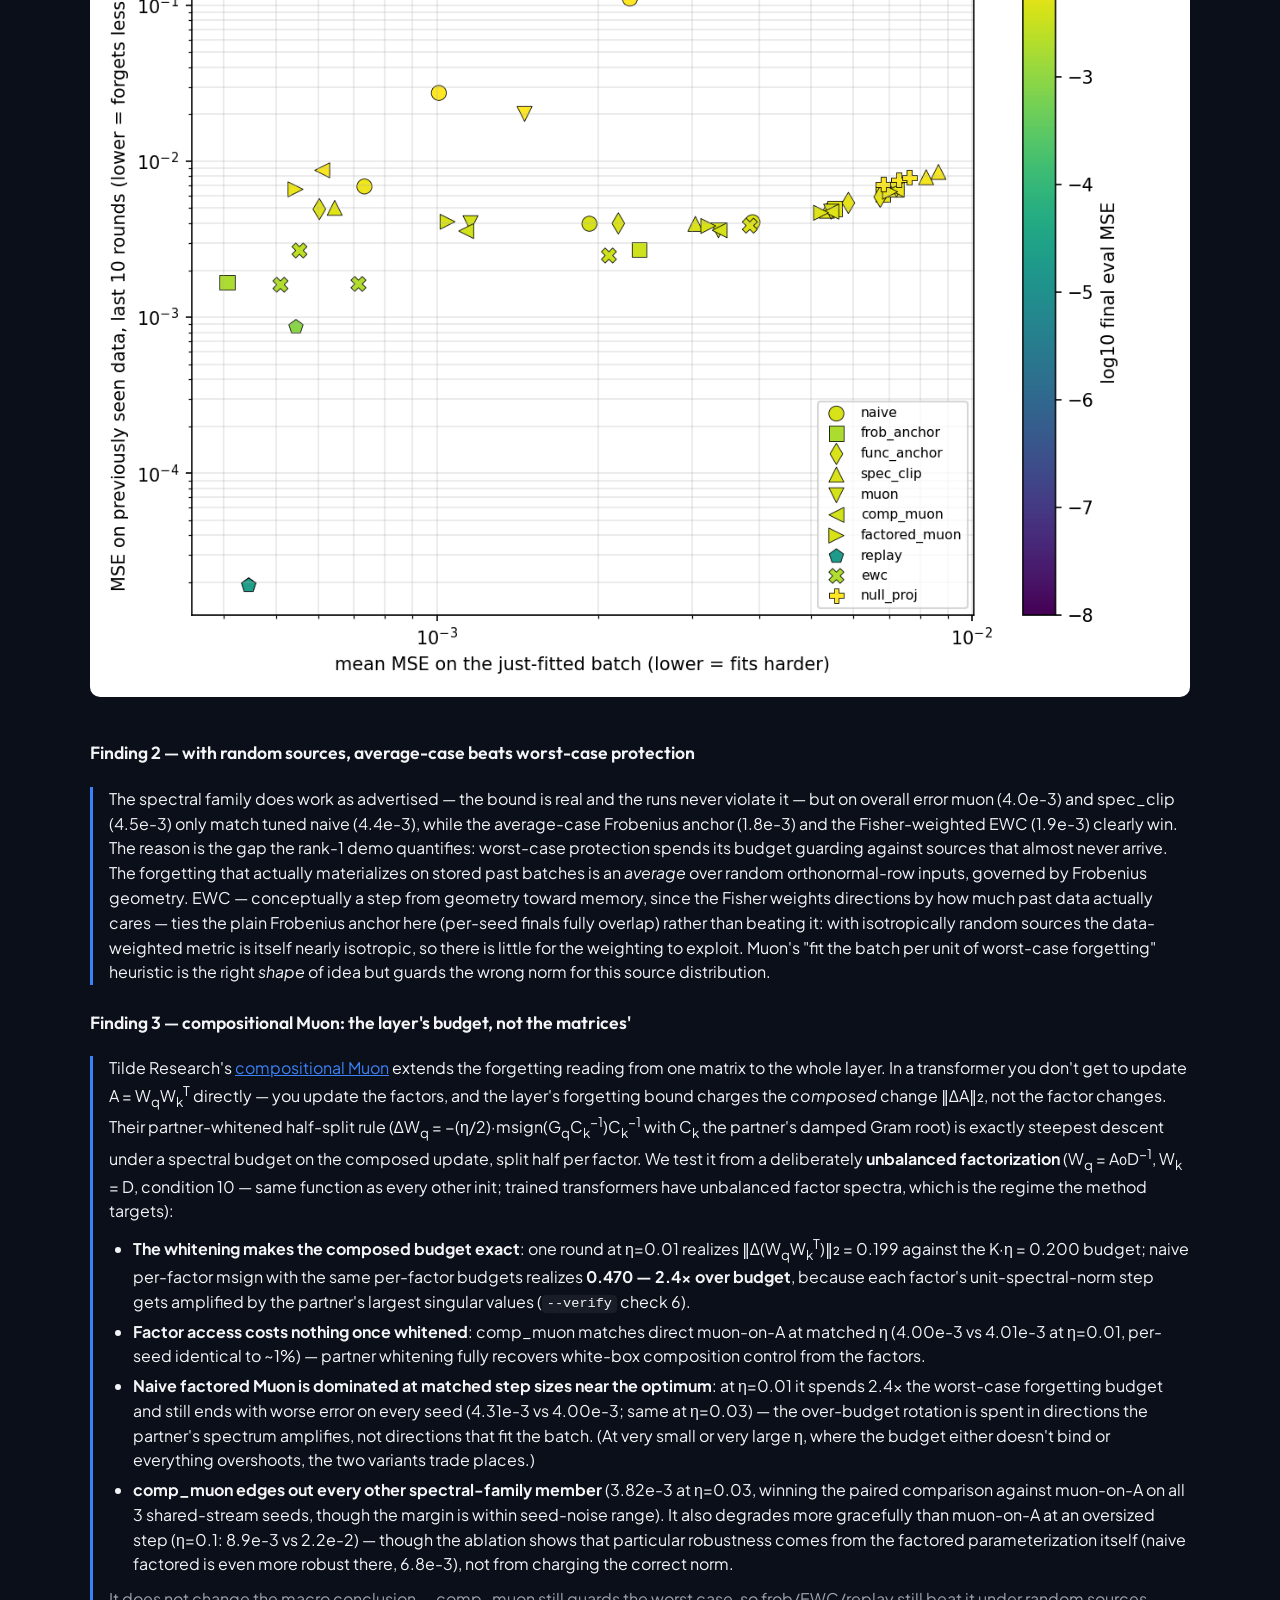
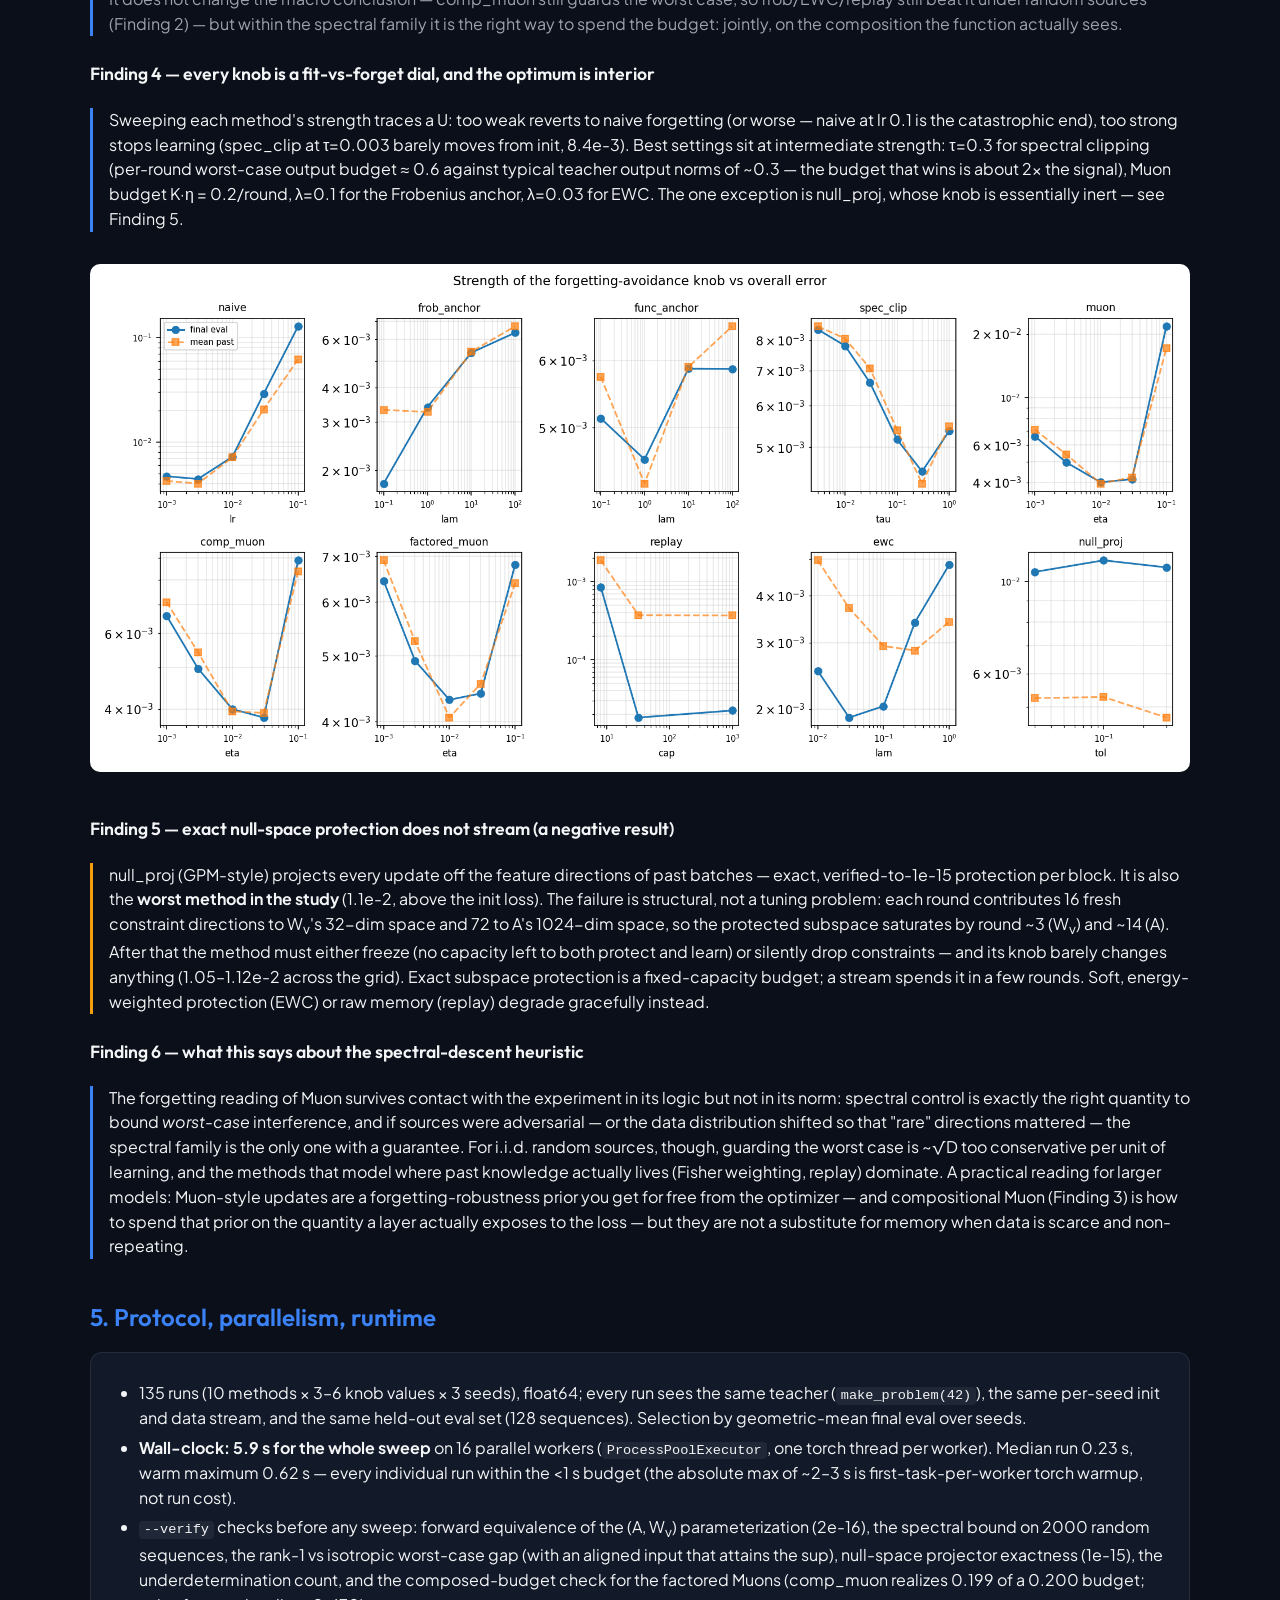
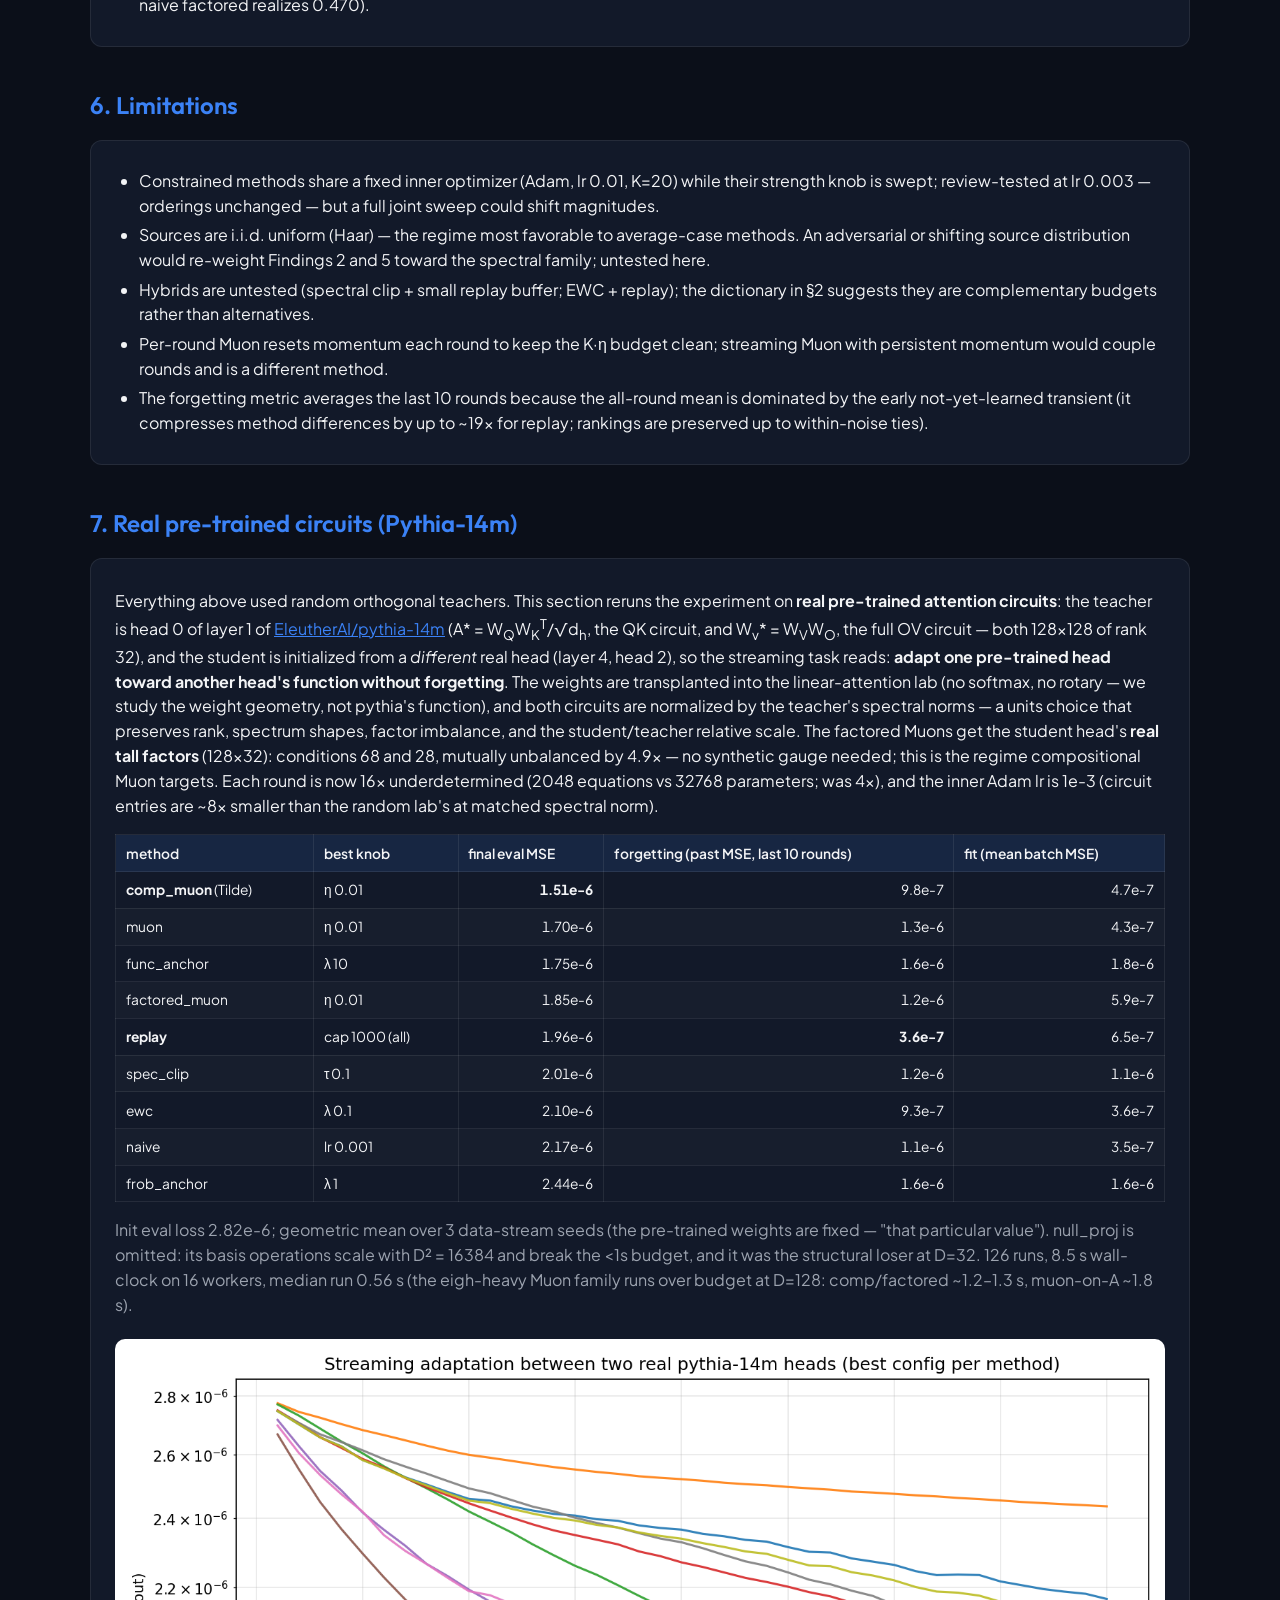
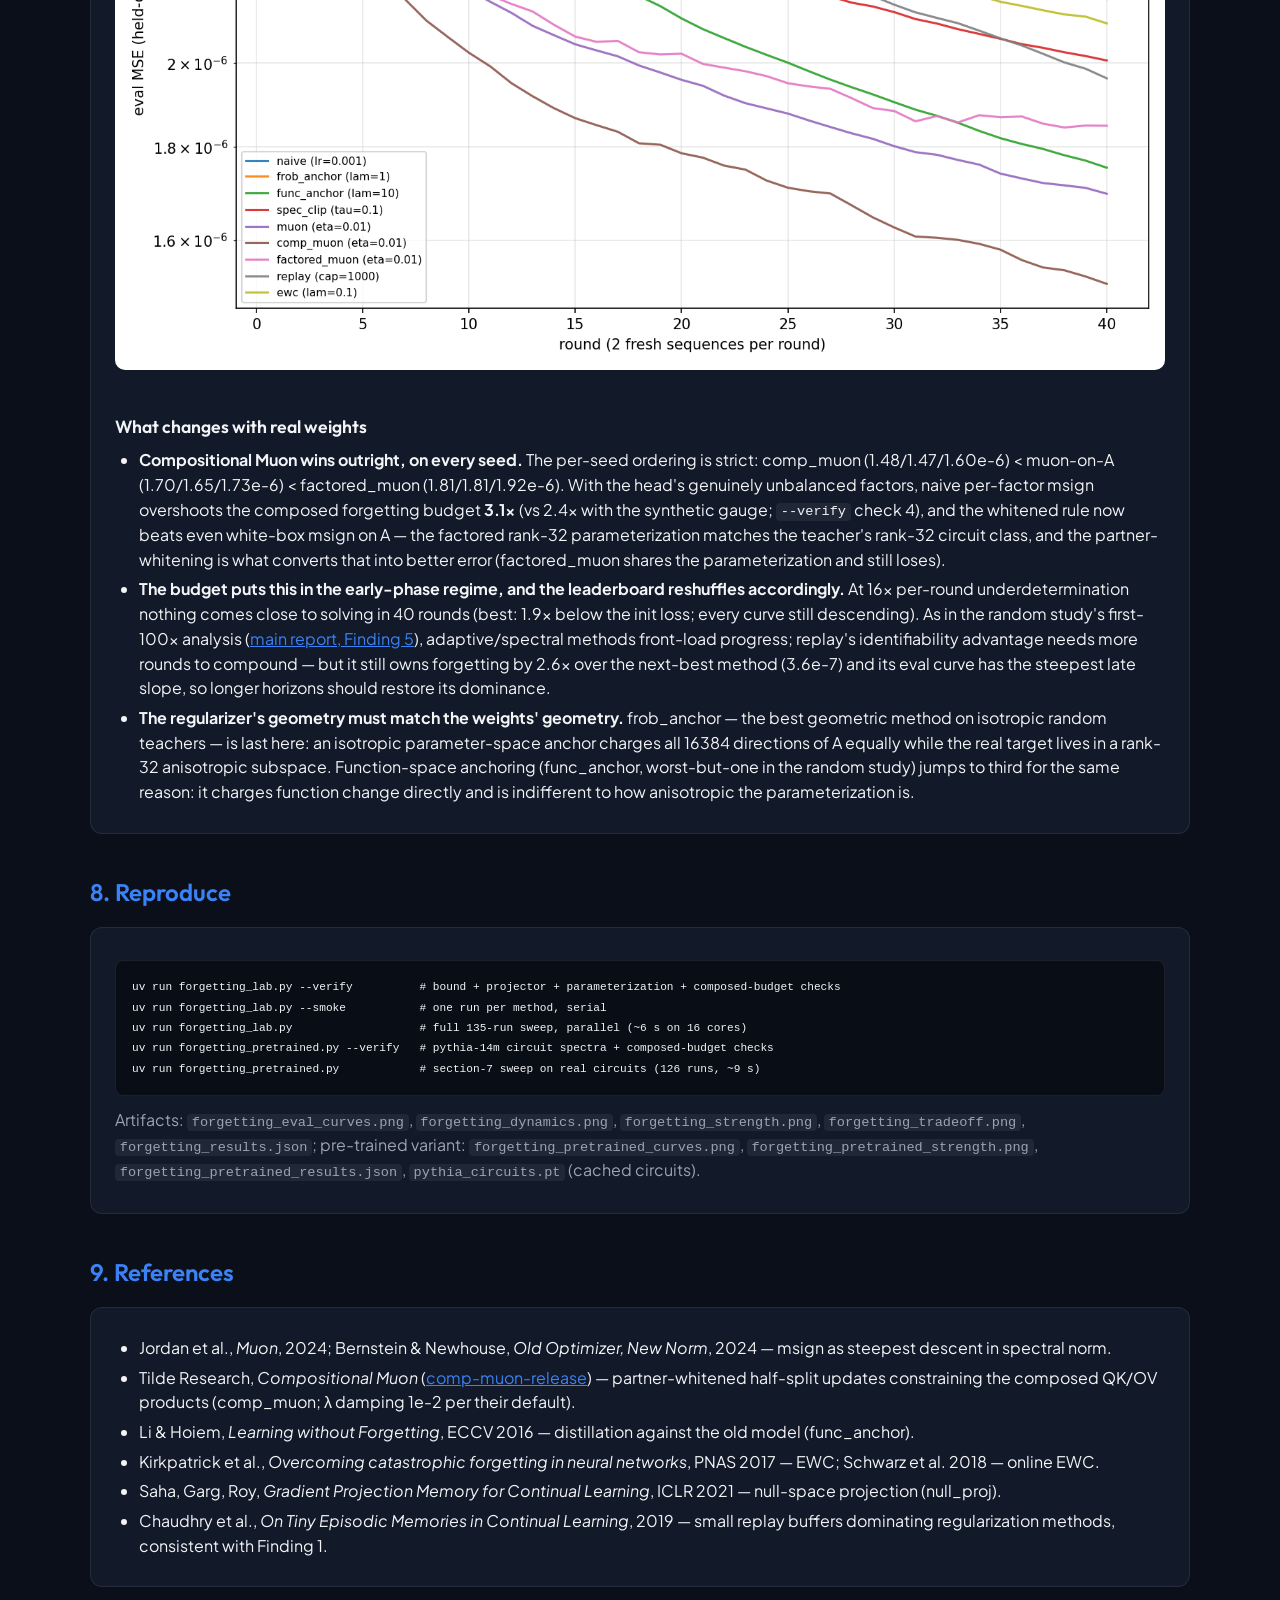
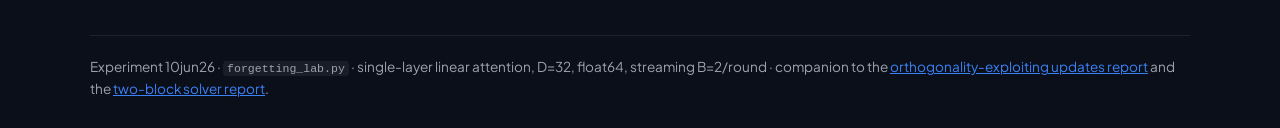
<file: reports/forgetting_report.html>
<!DOCTYPE html>
<html lang="en">
<head>
    <meta charset="UTF-8">
    <meta name="viewport" content="width=device-width, initial-scale=1.0">
    <title>Learning without Forgetting — Spectral Descent as Worst-Case Forgetting Control</title>
    <link rel="preconnect" href="https://fonts.googleapis.com">
    <link rel="preconnect" href="https://fonts.gstatic.com" crossorigin>
    <link href="https://fonts.googleapis.com/css2?family=Outfit:wght@300;400;600;800&family=Plus+Jakarta+Sans:wght@300;400;500;700&display=swap" rel="stylesheet">
    <style>
        :root {
            --bg-color: #0b0f19;
            --card-bg: rgba(22, 30, 49, 0.7);
            --card-border: rgba(255, 255, 255, 0.08);
            --text-color: #f3f4f6;
            --text-muted: #9ca3af;
            --accent-primary: #3b82f6;
            --accent-success: #10b981;
            --accent-warn: #f59e0b;
        }
        * { margin: 0; padding: 0; box-sizing: border-box; }
        body {
            background-color: var(--bg-color);
            background-image:
                radial-gradient(at 10% 20%, rgba(59, 130, 246, 0.1) 0px, transparent 50%),
                radial-gradient(at 90% 80%, rgba(16, 185, 129, 0.05) 0px, transparent 50%);
            background-attachment: fixed;
            color: var(--text-color);
            font-family: 'Plus Jakarta Sans', -apple-system, BlinkMacSystemFont, "Segoe UI", Roboto, sans-serif;
            min-height: 100vh;
            padding: 2rem;
            line-height: 1.55;
        }
        .container { max-width: 1100px; margin: 0 auto; }
        header { margin-bottom: 2.5rem; border-bottom: 1px solid var(--card-border); padding-bottom: 1.5rem; }
        h1 { font-family: 'Outfit', sans-serif; font-size: 2.2rem; font-weight: 800; }
        .subtitle { color: var(--text-muted); margin-top: 0.5rem; max-width: 65rem; }
        h2 { font-family: 'Outfit', sans-serif; font-size: 1.5rem; font-weight: 600; margin: 2.5rem 0 1rem; color: var(--accent-primary); }
        h3 { font-family: 'Outfit', sans-serif; font-size: 1.1rem; font-weight: 600; margin: 1.5rem 0 0.5rem; }
        p { margin: 0.6rem 0; }
        .muted { color: var(--text-muted); }
        .card { background: var(--card-bg); border: 1px solid var(--card-border); border-radius: 12px; padding: 1.25rem 1.5rem; margin: 1rem 0; }
        .tldr-grid { display: grid; grid-template-columns: repeat(auto-fit, minmax(240px, 1fr)); gap: 1rem; margin: 1rem 0; }
        .tldr-card { background: var(--card-bg); border: 1px solid var(--card-border); border-radius: 12px; padding: 1.1rem 1.25rem; }
        .tldr-card .big { font-family: 'Outfit', sans-serif; font-size: 1.55rem; font-weight: 800; color: var(--accent-success); }
        .tldr-card .label { color: var(--text-muted); font-size: 0.85rem; margin-top: 0.25rem; }
        table { border-collapse: collapse; width: 100%; margin: 1rem 0; font-size: 0.86rem; }
        th, td { border: 1px solid var(--card-border); padding: 0.45rem 0.6rem; text-align: left; }
        th { background: rgba(59, 130, 246, 0.12); font-weight: 600; }
        tr:nth-child(even) { background: rgba(255,255,255,0.02); }
        td.num { text-align: right; font-variant-numeric: tabular-nums; }
        code, .mono { font-family: ui-monospace, SFMono-Regular, Menlo, monospace; font-size: 0.85em;
            background: rgba(255,255,255,0.06); border-radius: 4px; padding: 0.1em 0.35em; }
        pre { background: rgba(0,0,0,0.45); border: 1px solid var(--card-border); border-radius: 8px;
            padding: 1rem; overflow-x: auto; font-size: 0.82rem; margin: 0.75rem 0; }
        pre code { background: none; padding: 0; }
        img.plot { width: 100%; border-radius: 10px; border: 1px solid var(--card-border); margin: 0.75rem 0; background: #fff; }
        .eq { background: rgba(0,0,0,0.3); border-left: 3px solid var(--accent-primary); border-radius: 6px;
            padding: 0.75rem 1rem; margin: 0.75rem 0; font-family: ui-monospace, SFMono-Regular, Menlo, monospace;
            font-size: 0.9rem; overflow-x: auto; }
        .finding { border-left: 3px solid var(--accent-primary); padding-left: 1rem; margin: 1.25rem 0; }
        .finding.warn { border-left-color: var(--accent-warn); }
        ul, ol { margin: 0.5rem 0 0.5rem 1.5rem; }
        li { margin: 0.3rem 0; }
        footer { margin-top: 3rem; border-top: 1px solid var(--card-border); padding-top: 1.25rem; color: var(--text-muted); font-size: 0.85rem; }
        a { color: var(--accent-primary); }
    </style>
</head>
<body>
<div class="container">

<header>
    <h1>Learning without Forgetting</h1>
    <p class="subtitle">
        Muon's "spectral descent" heuristic, read as forgetting control: fit the batch in front of you while
        limiting how much the function can change on <i>every possible input</i> — the worst-case source.
        We make that analogy exact for single-layer linear attention, then prototype ten ways of avoiding
        forgetting in a streaming student/teacher setting where only 2 sequences arrive per round — including
        Tilde Research's <a href="https://github.com/tilde-research/comp-muon-release">compositional Muon</a>,
        which extends the per-matrix budget to the whole layer's composition — and study how the strength of
        each technique trades off against overall error.
        Lab: <code>forgetting_lab.py</code> (135 runs, 5.9&thinsp;s wall-clock in parallel; median run 0.23&thinsp;s).
        Companion to the <a href="ortho_updates_report.html">orthogonality-exploiting updates report</a>.
        The title nods to Li &amp; Hoiem's method of the same name, which appears here as <code>func_anchor</code>.
    </p>
</header>

<div class="tldr-grid">
    <div class="tldr-card">
        <div class="big">‖Δout‖ ≲ ‖ΔA‖₂ + ‖ΔW<sub>v</sub>‖₂</div>
        <div class="label">worst-case forgetting bound for linear attention (at orthogonal-scale params, any
        orthonormal-row input). Spectral norms of the update bound what ANY source can lose — verified numerically.</div>
    </div>
    <div class="tldr-card">
        <div class="big">memory &gt; geometry</div>
        <div class="label">a 32-sequence replay buffer reaches 1.8e-5 — two orders of magnitude below every
        geometric constraint (best trust-region method: 1.8e-3). Even an 8-sequence buffer (8.6e-4) beats them all.</div>
    </div>
    <div class="tldr-card">
        <div class="big">average &gt; worst case</div>
        <div class="label">Frobenius anchor (1.8e-3) and Fisher-weighted EWC (1.9e-3) beat the spectral family
        (muon 4.0e-3, spectral clip 4.5e-3): with random sources, the forgetting that actually materializes is
        the average case, not the worst case.</div>
    </div>
    <div class="tldr-card">
        <div class="big">1.3e-1 vs 8.7e-3</div>
        <div class="label">catastrophic forgetting is real here: unconstrained aggressive fitting (lr 0.1) drives each
        batch to 2.3e-3 while overall error ends 15x WORSE than the initialization.</div>
    </div>
</div>

<h2>1. The setting: tiny batches, aggressive fits</h2>
<div class="card">
    <p>
        Same teacher as the <a href="ortho_updates_report.html">main report</a> (D=32, N=8, weights orthogonal),
        but data now arrives as a stream: each of 40 rounds delivers <b>B=2 fresh sequences</b>, and the student
        runs K=20 Adam steps on just that batch before the next one arrives. The student is parameterized by the
        identifiable quantities <b>(A = W<sub>q</sub>W<sub>k</sub><sup>T</sup>, W<sub>v</sub>)</b> — the map
        out<sub>n</sub> = Σ<sub>m≤n</sub> (x<sub>n</sub><sup>T</sup>A x<sub>m</sub>) x<sub>m</sub><sup>T</sup>W<sub>v</sub>
        is bilinear in them.
    </p>
    <p>
        A round provides B·N·D = 512 equations against 2D² = 2048 parameters: <b>every per-round fit is
        underdetermined 4x</b>, so driving the batch loss down moves the function arbitrarily off-batch. That is
        forgetting, and it is severe: naive fitting at lr 0.1 reaches 2.3e-3 on each batch while held-out error
        climbs to 1.3e-1 — 15x worse than the random init (8.7e-3). Metrics per round: held-out eval MSE
        (<b>overall error</b>, the headline), MSE on all previously seen batches (<b>forgetting</b>), and MSE on the
        just-fitted batch (<b>fit</b>).
    </p>
</div>

<h2>2. The analogy: spectral descent = worst-case forgetting control</h2>
<div class="card">
    <p>
        Changing the weights by (ΔA, ΔW<sub>v</sub>) changes the output on an input sequence with orthonormal rows by
    </p>
    <div class="eq">‖Δout<sub>n</sub>‖₂ ≤ ‖ΔA‖₂·‖W<sub>v</sub>+ΔW<sub>v</sub>‖₂ + ‖A‖₂·‖ΔW<sub>v</sub>‖₂
        &nbsp;&nbsp;<span class="muted">// for EVERY orthonormal-row input; no factor of N survives the causal sum,
        because the rows' orthonormality bounds both the score vector and its recombination</span></div>
    <p>
        At orthogonal-scale parameters (‖A‖₂ ≈ ‖W<sub>v</sub>‖₂ ≈ 1) this is just
        <b>‖Δout‖ ≲ ‖ΔA‖₂ + ‖ΔW<sub>v</sub>‖₂</b>: the spectral norms of the parameter changes bound the
        function change on every possible source. This is the extension of the matmul intuition
        (‖(W+ΔW)x − Wx‖ ≤ ‖ΔW‖₂ for ‖x‖≤1) to the bilinear attention map. <code>--verify</code> confirms it:
        sup over 2000 random sequences 0.072 ≤ bound 0.124, never violated.
    </p>
    <p>
        Frobenius norms play the complementary role: the <b>average</b> output change over random inputs is governed
        by ‖Δ‖<sub>F</sub>, not ‖Δ‖₂. A rank-1 ΔA and an isotropic ΔA with the SAME Frobenius norm (0.1) produce
        worst-case output changes of 0.100 vs 0.015 — a 6.5x gap tracking their spectral norms (0.10 vs 0.019, ~√D apart).
        Equal average-case forgetting budgets can hide very different worst cases.
    </p>
    <p>This gives a clean two-column dictionary, and Muon sits in the right column:</p>
    <table>
        <thead><tr><th></th><th>average-case forgetting (random sources)</th><th>worst-case forgetting (every source)</th></tr></thead>
        <tbody>
        <tr><td>budget</td><td>‖Δθ‖<sub>F</sub> (Frobenius ball)</td><td>‖Δθ‖₂ (spectral ball)</td></tr>
        <tr><td>steepest descent per unit budget</td><td>gradient descent (−G)</td><td><b>Muon: −msign(G)</b>, where msign(G) = argmax<sub>‖Δ‖₂≤1</sub>⟨G,Δ⟩</td></tr>
        <tr><td>trust region / projection</td><td>frob_anchor (proximal ‖θ−θ₀‖²<sub>F</sub>)</td><td>spec_clip (clip singular values of the round update)</td></tr>
        <tr><td>curvature-weighted refinement</td><td colspan="2">EWC: weight directions by how much PAST DATA actually cares (Fisher) — between the geometric budgets and memory</td></tr>
        <tr><td>compositional extension</td><td colspan="2"><b>Compositional Muon</b> (Tilde Research): when the layer is only accessible through its
            factors (W<sub>q</sub>, W<sub>k</sub>), per-matrix spectral budgets charge the wrong quantity — the forgetting
            bound charges ‖Δ(W<sub>q</sub>W<sub>k</sub><sup>T</sup>)‖₂, the COMPOSED change. Partner-whitening
            (msign(G·C<sup>−1</sup>)·C<sup>−1</sup> with C the partner's damped Gram root) bounds the per-step composed
            change by η, nearly tightly — whole-layer worst-case forgetting control from factor access alone (Finding 3).</td></tr>
        </tbody>
    </table>
    <p class="muted">
        One subtlety, measured: msign of a small momentum still has unit spectral norm, so per-round Muon spends its
        FULL worst-case budget K·η every round whether it needs it or not (the realized ‖Δ‖₂ saturates the bound
        exactly) — it cannot converge, only orbit at a floor set by η. Same structural property as the muon_polar
        floor in the main report.
    </p>
</div>

<h2>3. Ten ways to not forget</h2>
<table>
    <thead><tr><th>method</th><th>per-round update (K=20 inner Adam steps unless noted)</th><th>family</th></tr></thead>
    <tbody>
    <tr><td>naive</td><td>unconstrained fit of the current batch (lr swept)</td><td>baseline</td></tr>
    <tr><td>frob_anchor</td><td>+ λ‖θ − θ<sub>round start</sub>‖²<sub>F</sub></td><td>average-case trust region</td></tr>
    <tr><td>spec_clip</td><td>unconstrained fit, then round delta projected onto {‖Δ‖₂ ≤ τ} per matrix</td><td>worst-case trust region</td></tr>
    <tr><td>muon</td><td>θ ← θ − η·msign(momentum), K steps; total ‖Δ‖₂ ≤ K·η (applied to A directly)</td><td>worst-case steepest descent</td></tr>
    <tr><td>comp_muon</td><td>Tilde's compositional Muon on the factored pair (W<sub>q</sub>, W<sub>k</sub>):
        ΔW<sub>q</sub> = −(η/2)·msign(M<sub>q</sub>C<sub>k</sub><sup>−1</sup>)C<sub>k</sub><sup>−1</sup>,
        C<sub>k</sub> = (W<sub>k</sub><sup>T</sup>W<sub>k</sub> + λI)<sup>1/2</sup> (and symmetrically for W<sub>k</sub>);
        bounds the COMPOSED ‖Δ(W<sub>q</sub>W<sub>k</sub><sup>T</sup>)‖₂ ≤ η per step</td><td>worst-case, whole layer jointly</td></tr>
    <tr><td>factored_muon</td><td>naive per-factor msign on (W<sub>q</sub>, W<sub>k</sub>) with the same η/2 budgets — the ablation that ignores composition</td><td>worst-case, per factor</td></tr>
    <tr><td>func_anchor</td><td>+ λ‖f(X<sub>t</sub>; θ) − f(X<sub>t</sub>; θ<sub>round start</sub>)‖² (LwF-style self-distillation)</td><td>function-space trust region</td></tr>
    <tr><td>ewc</td><td>+ λ·Σ F⊙(θ − anchor)², F = accumulated Gauss-Newton/Fisher diagonal</td><td>curvature-weighted anchor</td></tr>
    <tr><td>replay</td><td>fit current batch + 8 sequences sampled from a reservoir buffer (cap swept)</td><td>memory</td></tr>
    <tr><td>null_proj</td><td>per-step updates projected off the span of past-batch feature rows (GPM-style)</td><td>memory (subspace)</td></tr>
    </tbody>
</table>
<p class="muted">
    Implementation notes that mattered (caught by adversarial review before the final sweep): the textbook EWC
    Fisher proxy — squared batch-mean gradient of an already-fitted batch — is residual-scale, ~6 orders of
    magnitude below the Gauss-Newton diagonal here, and made the penalty inert; the GN diagonal (free, since the
    model is linear per block) Pareto-dominates it. And msign needs rank-aware null-space handling: batch gradients
    have rank ≤ B·N = 16 of 32, and a polar map with an absolute eigenvalue clamp turns the null space into
    unit-norm noise — that variant diverged at every step size. The two factored Muons start from a deliberately
    unbalanced factorization (W<sub>q</sub> = A₀D<sup>−1</sup>, W<sub>k</sub> = D, condition 10 — function-identical
    to every other method's init), with Gram damping λ = 1e-2 per Tilde's default.
</p>

<h2>4. Results</h2>
<table>
    <thead><tr><th>method</th><th>best knob</th><th class="num">final eval MSE</th>
        <th class="num">forgetting (past MSE, last 10 rounds)</th><th class="num">fit (mean batch MSE)</th></tr></thead>
    <tbody>
    <tr><td><b>replay</b></td><td>cap 32</td><td class="num"><b>1.8e-5</b></td><td class="num">1.9e-5</td><td class="num">4.5e-4</td></tr>
    <tr><td><b>frob_anchor</b></td><td>λ 0.1</td><td class="num">1.8e-3</td><td class="num">1.7e-3</td><td class="num">4.1e-4</td></tr>
    <tr><td><b>ewc</b> (GN Fisher)</td><td>λ 0.03</td><td class="num">1.9e-3</td><td class="num">1.6e-3</td><td class="num">5.1e-4</td></tr>
    <tr><td><b>comp_muon</b> (Tilde)</td><td>η 0.03</td><td class="num">3.8e-3</td><td class="num">3.6e-3</td><td class="num">1.1e-3</td></tr>
    <tr><td>muon</td><td>η 0.01</td><td class="num">4.0e-3</td><td class="num">3.6e-3</td><td class="num">3.4e-3</td></tr>
    <tr><td>factored_muon</td><td>η 0.01</td><td class="num">4.3e-3</td><td class="num">3.8e-3</td><td class="num">3.2e-3</td></tr>
    <tr><td>naive</td><td>lr 0.003</td><td class="num">4.4e-3</td><td class="num">4.0e-3</td><td class="num">1.9e-3</td></tr>
    <tr><td>spec_clip</td><td>τ 0.3</td><td class="num">4.5e-3</td><td class="num">4.0e-3</td><td class="num">3.0e-3</td></tr>
    <tr><td>func_anchor</td><td>λ 1</td><td class="num">4.6e-3</td><td class="num">4.0e-3</td><td class="num">2.2e-3</td></tr>
    <tr><td>null_proj</td><td>tol 0.03</td><td class="num">1.1e-2</td><td class="num">7.6e-3</td><td class="num">7.3e-3</td></tr>
    </tbody>
</table>
<p class="muted">Geometric mean over 3 seeds; identical inits, data streams, and eval set across all methods and
knob values; init eval loss 8.7e-3. Full per-config tables: <code>forgetting_results.json</code>.</p>

<img class="plot" src="forgetting_eval_curves.png" alt="Overall error over rounds per method">
<img class="plot" src="forgetting_dynamics.png" alt="Forgetting and fit dynamics">

<h3>Finding 1 — memory beats geometry, by two orders of magnitude</h3>
<div class="finding">
    <p>
        Every geometric constraint — spectral or Frobenius, parameter- or function-space — at best improves on
        tuned naive fitting ~2.5x (4.4e-3 → 1.8e-3). A <b>32-sequence replay buffer reaches 1.8e-5</b>,
        and takes off around round 10, once the buffer accumulates enough sequences to make the joint system
        identifiable — from then on each round refines a well-posed problem instead of sliding around an
        underdetermined one. Even a tiny 8-sequence buffer (8.6e-4) beats every non-memory method, and cap 32
        matches keep-everything (2.2e-5). Constraints can only LIMIT the damage of an underdetermined fit;
        memory makes the fit well-posed. The trade-off scatter shows this as replay breaking off the frontier:
        it fits hard AND forgets least.
    </p>
</div>
<img class="plot" src="forgetting_tradeoff.png" alt="Fit vs forget trade-off across all configs">

<h3>Finding 2 — with random sources, average-case beats worst-case protection</h3>
<div class="finding">
    <p>
        The spectral family does work as advertised — the bound is real and the runs never violate it — but on
        overall error muon (4.0e-3) and spec_clip (4.5e-3) only match tuned naive (4.4e-3), while the
        average-case Frobenius anchor (1.8e-3) and the Fisher-weighted EWC (1.9e-3) clearly win.
        The reason is the gap the rank-1 demo quantifies: worst-case protection spends its budget guarding
        against sources that almost never arrive. The forgetting that actually materializes on stored past
        batches is an <i>average</i> over random orthonormal-row inputs, governed by Frobenius geometry. EWC —
        conceptually a step from geometry toward memory, since the Fisher weights directions by how much past data
        actually cares — ties the plain Frobenius anchor here (per-seed finals fully overlap) rather than beating
        it: with isotropically random sources the data-weighted metric is itself nearly isotropic, so there is
        little for the weighting to exploit. Muon's "fit the batch per unit of worst-case forgetting" heuristic is
        the right <i>shape</i> of idea but guards the wrong norm for this source distribution.
    </p>
</div>

<h3>Finding 3 — compositional Muon: the layer's budget, not the matrices'</h3>
<div class="finding">
    <p>
        Tilde Research's <a href="https://github.com/tilde-research/comp-muon-release">compositional Muon</a>
        extends the forgetting reading from one matrix to the whole layer. In a transformer you don't get to
        update A = W<sub>q</sub>W<sub>k</sub><sup>T</sup> directly — you update the factors, and the layer's
        forgetting bound charges the <i>composed</i> change ‖ΔA‖₂, not the factor changes. Their
        partner-whitened half-split rule (ΔW<sub>q</sub> = −(η/2)·msign(G<sub>q</sub>C<sub>k</sub><sup>−1</sup>)C<sub>k</sub><sup>−1</sup>
        with C<sub>k</sub> the partner's damped Gram root) is exactly steepest descent under a spectral budget on
        the composed update, split half per factor. We test it from a deliberately <b>unbalanced factorization</b>
        (W<sub>q</sub> = A₀D<sup>−1</sup>, W<sub>k</sub> = D, condition 10 — same function as every other init;
        trained transformers have unbalanced factor spectra, which is the regime the method targets):
    </p>
    <ul>
        <li><b>The whitening makes the composed budget exact</b>: one round at η=0.01 realizes
            ‖Δ(W<sub>q</sub>W<sub>k</sub><sup>T</sup>)‖₂ = 0.199 against the K·η = 0.200 budget; naive per-factor
            msign with the same per-factor budgets realizes <b>0.470 — 2.4x over budget</b>, because each factor's
            unit-spectral-norm step gets amplified by the partner's largest singular values
            (<code>--verify</code> check 6).</li>
        <li><b>Factor access costs nothing once whitened</b>: comp_muon matches direct muon-on-A at matched η
            (4.00e-3 vs 4.01e-3 at η=0.01, per-seed identical to ~1%) — partner whitening fully recovers
            white-box composition control from the factors.</li>
        <li><b>Naive factored Muon is dominated at matched step sizes near the optimum</b>: at η=0.01 it spends
            2.4x the worst-case forgetting budget and still ends with worse error on every seed (4.31e-3 vs
            4.00e-3; same at η=0.03) — the over-budget rotation is spent in directions the partner's spectrum
            amplifies, not directions that fit the batch. (At very small or very large η, where the budget either
            doesn't bind or everything overshoots, the two variants trade places.)</li>
        <li><b>comp_muon edges out every other spectral-family member</b> (3.82e-3 at η=0.03, winning the paired
            comparison against muon-on-A on all 3 shared-stream seeds, though the margin is within seed-noise
            range). It also degrades more gracefully than muon-on-A at an oversized step (η=0.1: 8.9e-3 vs
            2.2e-2) — though the ablation shows that particular robustness comes from the factored
            parameterization itself (naive factored is even more robust there, 6.8e-3), not from charging the
            correct norm.</li>
    </ul>
    <p class="muted">
        It does not change the macro conclusion — comp_muon still guards the worst case, so frob/EWC/replay still
        beat it under random sources (Finding 2) — but within the spectral family it is the right way to spend the
        budget: jointly, on the composition the function actually sees.
    </p>
</div>

<h3>Finding 4 — every knob is a fit-vs-forget dial, and the optimum is interior</h3>
<div class="finding">
    <p>
        Sweeping each method's strength traces a U: too weak reverts to naive forgetting (or worse — naive at lr 0.1
        is the catastrophic end), too strong stops learning (spec_clip at τ=0.003 barely moves from init, 8.4e-3).
        Best settings sit at intermediate strength: τ=0.3 for spectral clipping (per-round worst-case output budget
        ≈ 0.6 against typical teacher output norms of ~0.3 — the budget that wins is about 2x the signal),
        Muon budget K·η = 0.2/round, λ=0.1 for the Frobenius anchor, λ=0.03 for EWC. The one exception is
        null_proj, whose knob is essentially inert — see Finding 5.
    </p>
</div>
<img class="plot" src="forgetting_strength.png" alt="Strength of each knob vs overall error">

<h3>Finding 5 — exact null-space protection does not stream (a negative result)</h3>
<div class="finding warn">
    <p>
        null_proj (GPM-style) projects every update off the feature directions of past batches — exact,
        verified-to-1e-15 protection per block. It is also the <b>worst method in the study</b> (1.1e-2, above the
        init loss). The failure is structural, not a tuning problem: each round contributes 16 fresh constraint
        directions to W<sub>v</sub>'s 32-dim space and 72 to A's 1024-dim space, so the protected subspace
        saturates by round ~3 (W<sub>v</sub>) and ~14 (A). After that the method must either freeze (no capacity
        left to both protect and learn) or silently drop constraints — and its knob barely changes anything
        (1.05–1.12e-2 across the grid). Exact subspace protection is a fixed-capacity budget; a stream spends it
        in a few rounds. Soft, energy-weighted protection (EWC) or raw memory (replay) degrade gracefully instead.
    </p>
</div>

<h3>Finding 6 — what this says about the spectral-descent heuristic</h3>
<div class="finding">
    <p>
        The forgetting reading of Muon survives contact with the experiment in its logic but not in its norm:
        spectral control is exactly the right quantity to bound <i>worst-case</i> interference, and if sources were
        adversarial — or the data distribution shifted so that "rare" directions mattered — the spectral family is
        the only one with a guarantee. For i.i.d. random sources, though, guarding the worst case is ~√D too
        conservative per unit of learning, and the methods that model where past knowledge actually lives
        (Fisher weighting, replay) dominate. A practical reading for larger models: Muon-style updates are a
        forgetting-robustness prior you get for free from the optimizer — and compositional Muon (Finding 3) is
        how to spend that prior on the quantity a layer actually exposes to the loss — but they are not a
        substitute for memory when data is scarce and non-repeating.
    </p>
</div>

<h2>5. Protocol, parallelism, runtime</h2>
<div class="card">
    <ul>
        <li>135 runs (10 methods × 3–6 knob values × 3 seeds), float64; every run sees the same teacher
            (<code>make_problem(42)</code>), the same per-seed init and data stream, and the same held-out eval set
            (128 sequences). Selection by geometric-mean final eval over seeds.</li>
        <li><b>Wall-clock: 5.9&thinsp;s for the whole sweep</b> on 16 parallel workers
            (<code>ProcessPoolExecutor</code>, one torch thread per worker). Median run 0.23&thinsp;s, warm maximum
            0.62&thinsp;s — every individual run within the &lt;1&thinsp;s budget (the absolute max of ~2–3&thinsp;s
            is first-task-per-worker torch warmup, not run cost).</li>
        <li><code>--verify</code> checks before any sweep: forward equivalence of the (A, W<sub>v</sub>)
            parameterization (2e-16), the spectral bound on 2000 random sequences, the rank-1 vs isotropic
            worst-case gap (with an aligned input that attains the sup), null-space projector exactness (1e-15),
            the underdetermination count, and the composed-budget check for the factored Muons
            (comp_muon realizes 0.199 of a 0.200 budget; naive factored realizes 0.470).</li>
    </ul>
</div>

<h2>6. Limitations</h2>
<div class="card">
    <ul>
        <li>Constrained methods share a fixed inner optimizer (Adam, lr 0.01, K=20) while their strength knob is
            swept; review-tested at lr 0.003 — orderings unchanged — but a full joint sweep could shift magnitudes.</li>
        <li>Sources are i.i.d. uniform (Haar) — the regime most favorable to average-case methods. An adversarial or
            shifting source distribution would re-weight Findings 2 and 5 toward the spectral family; untested here.</li>
        <li>Hybrids are untested (spectral clip + small replay buffer; EWC + replay); the dictionary in §2 suggests
            they are complementary budgets rather than alternatives.</li>
        <li>Per-round Muon resets momentum each round to keep the K·η budget clean; streaming Muon with persistent
            momentum would couple rounds and is a different method.</li>
        <li>The forgetting metric averages the last 10 rounds because the all-round mean is dominated by the early
            not-yet-learned transient (it compresses method differences by up to ~19x for replay; rankings are
            preserved up to within-noise ties).</li>
    </ul>
</div>

<h2>7. Real pre-trained circuits (Pythia-14m)</h2>
<div class="card">
    <p>
        Everything above used random orthogonal teachers. This section reruns the experiment on <b>real
        pre-trained attention circuits</b>: the teacher is head 0 of layer 1 of
        <a href="https://huggingface.co/EleutherAI/pythia-14m">EleutherAI/pythia-14m</a>
        (A* = W<sub>Q</sub>W<sub>K</sub><sup>T</sup>/√d<sub>h</sub>, the QK circuit, and
        W<sub>v</sub>* = W<sub>V</sub>W<sub>O</sub>, the full OV circuit — both 128×128 of rank 32), and the student
        is initialized from a <i>different</i> real head (layer 4, head 2), so the streaming task reads:
        <b>adapt one pre-trained head toward another head's function without forgetting</b>.
        The weights are transplanted into the linear-attention lab (no softmax, no rotary — we study the weight
        geometry, not pythia's function), and both circuits are normalized by the teacher's spectral norms —
        a units choice that preserves rank, spectrum shapes, factor imbalance, and the student/teacher relative
        scale. The factored Muons get the student head's <b>real tall factors</b> (128×32): conditions 68 and 28,
        mutually unbalanced by 4.9x — no synthetic gauge needed; this is the regime compositional Muon targets.
        Each round is now 16x underdetermined (2048 equations vs 32768 parameters; was 4x), and the inner Adam lr
        is 1e-3 (circuit entries are ~8x smaller than the random lab's at matched spectral norm).
    </p>
    <table>
        <thead><tr><th>method</th><th>best knob</th><th class="num">final eval MSE</th>
            <th class="num">forgetting (past MSE, last 10 rounds)</th><th class="num">fit (mean batch MSE)</th></tr></thead>
        <tbody>
        <tr><td><b>comp_muon</b> (Tilde)</td><td>η 0.01</td><td class="num"><b>1.51e-6</b></td><td class="num">9.8e-7</td><td class="num">4.7e-7</td></tr>
        <tr><td>muon</td><td>η 0.01</td><td class="num">1.70e-6</td><td class="num">1.3e-6</td><td class="num">4.3e-7</td></tr>
        <tr><td>func_anchor</td><td>λ 10</td><td class="num">1.75e-6</td><td class="num">1.6e-6</td><td class="num">1.8e-6</td></tr>
        <tr><td>factored_muon</td><td>η 0.01</td><td class="num">1.85e-6</td><td class="num">1.2e-6</td><td class="num">5.9e-7</td></tr>
        <tr><td><b>replay</b></td><td>cap 1000 (all)</td><td class="num">1.96e-6</td><td class="num"><b>3.6e-7</b></td><td class="num">6.5e-7</td></tr>
        <tr><td>spec_clip</td><td>τ 0.1</td><td class="num">2.01e-6</td><td class="num">1.2e-6</td><td class="num">1.1e-6</td></tr>
        <tr><td>ewc</td><td>λ 0.1</td><td class="num">2.10e-6</td><td class="num">9.3e-7</td><td class="num">3.6e-7</td></tr>
        <tr><td>naive</td><td>lr 0.001</td><td class="num">2.17e-6</td><td class="num">1.1e-6</td><td class="num">3.5e-7</td></tr>
        <tr><td>frob_anchor</td><td>λ 1</td><td class="num">2.44e-6</td><td class="num">1.6e-6</td><td class="num">1.6e-6</td></tr>
        </tbody>
    </table>
    <p class="muted">Init eval loss 2.82e-6; geometric mean over 3 data-stream seeds (the pre-trained weights are
    fixed — "that particular value"). null_proj is omitted: its basis operations scale with D² = 16384 and break
    the &lt;1s budget, and it was the structural loser at D=32. 126 runs, 8.5&thinsp;s wall-clock on 16 workers,
    median run 0.56&thinsp;s (the eigh-heavy Muon family runs over budget at D=128: comp/factored ~1.2–1.3&thinsp;s,
    muon-on-A ~1.8&thinsp;s).</p>
    <img class="plot" src="forgetting_pretrained_curves.png" alt="Streaming adaptation between two real pythia heads">
    <h3>What changes with real weights</h3>
    <ul>
        <li><b>Compositional Muon wins outright, on every seed.</b> The per-seed ordering is strict:
            comp_muon (1.48/1.47/1.60e-6) &lt; muon-on-A (1.70/1.65/1.73e-6) &lt; factored_muon (1.81/1.81/1.92e-6).
            With the head's genuinely unbalanced factors, naive per-factor msign overshoots the composed forgetting
            budget <b>3.1x</b> (vs 2.4x with the synthetic gauge; <code>--verify</code> check 4), and the whitened rule
            now beats even white-box msign on A — the factored rank-32 parameterization matches the teacher's
            rank-32 circuit class, and the partner-whitening is what converts that into better error
            (factored_muon shares the parameterization and still loses).</li>
        <li><b>The budget puts this in the early-phase regime, and the leaderboard reshuffles accordingly.</b>
            At 16x per-round underdetermination nothing comes close to solving in 40 rounds (best: 1.9x below the
            init loss; every curve still descending). As in the random study's first-100x analysis
            (<a href="ortho_updates_report.html">main report, Finding 5</a>), adaptive/spectral methods front-load
            progress; replay's identifiability advantage needs more rounds to compound — but it still owns
            forgetting by 2.6x over the next-best method (3.6e-7) and its eval curve has the steepest late slope,
            so longer horizons should restore its dominance.</li>
        <li><b>The regularizer's geometry must match the weights' geometry.</b> frob_anchor — the best geometric
            method on isotropic random teachers — is last here: an isotropic parameter-space anchor charges all
            16384 directions of A equally while the real target lives in a rank-32 anisotropic subspace.
            Function-space anchoring (func_anchor, worst-but-one in the random study) jumps to third for the same
            reason: it charges function change directly and is indifferent to how anisotropic the parameterization is.</li>
    </ul>
</div>

<h2>8. Reproduce</h2>
<div class="card">
<pre><code>uv run forgetting_lab.py --verify          # bound + projector + parameterization + composed-budget checks
uv run forgetting_lab.py --smoke           # one run per method, serial
uv run forgetting_lab.py                   # full 135-run sweep, parallel (~6 s on 16 cores)
uv run forgetting_pretrained.py --verify   # pythia-14m circuit spectra + composed-budget checks
uv run forgetting_pretrained.py            # section-7 sweep on real circuits (126 runs, ~9 s)</code></pre>
<p class="muted">
    Artifacts: <code>forgetting_eval_curves.png</code>, <code>forgetting_dynamics.png</code>,
    <code>forgetting_strength.png</code>, <code>forgetting_tradeoff.png</code>,
    <code>forgetting_results.json</code>; pre-trained variant:
    <code>forgetting_pretrained_curves.png</code>, <code>forgetting_pretrained_strength.png</code>,
    <code>forgetting_pretrained_results.json</code>, <code>pythia_circuits.pt</code> (cached circuits).
</p>
</div>

<h2>9. References</h2>
<div class="card">
<ul>
    <li>Jordan et al., <i>Muon</i>, 2024; Bernstein &amp; Newhouse, <i>Old Optimizer, New Norm</i>, 2024 — msign as steepest descent in spectral norm.</li>
    <li>Tilde Research, <i>Compositional Muon</i> (<a href="https://github.com/tilde-research/comp-muon-release">comp-muon-release</a>) —
        partner-whitened half-split updates constraining the composed QK/OV products (comp_muon; λ damping 1e-2 per their default).</li>
    <li>Li &amp; Hoiem, <i>Learning without Forgetting</i>, ECCV 2016 — distillation against the old model (func_anchor).</li>
    <li>Kirkpatrick et al., <i>Overcoming catastrophic forgetting in neural networks</i>, PNAS 2017 — EWC; Schwarz et al. 2018 — online EWC.</li>
    <li>Saha, Garg, Roy, <i>Gradient Projection Memory for Continual Learning</i>, ICLR 2021 — null-space projection (null_proj).</li>
    <li>Chaudhry et al., <i>On Tiny Episodic Memories in Continual Learning</i>, 2019 — small replay buffers dominating regularization methods, consistent with Finding 1.</li>
</ul>
</div>

<footer>
    Experiment 10jun26 · <code>forgetting_lab.py</code> · single-layer linear attention, D=32, float64, streaming
    B=2/round · companion to the <a href="ortho_updates_report.html">orthogonality-exploiting updates report</a>
    and the <a href="two_block_report.html">two-block solver report</a>.
</footer>

</div>
</body>
</html>
</file>
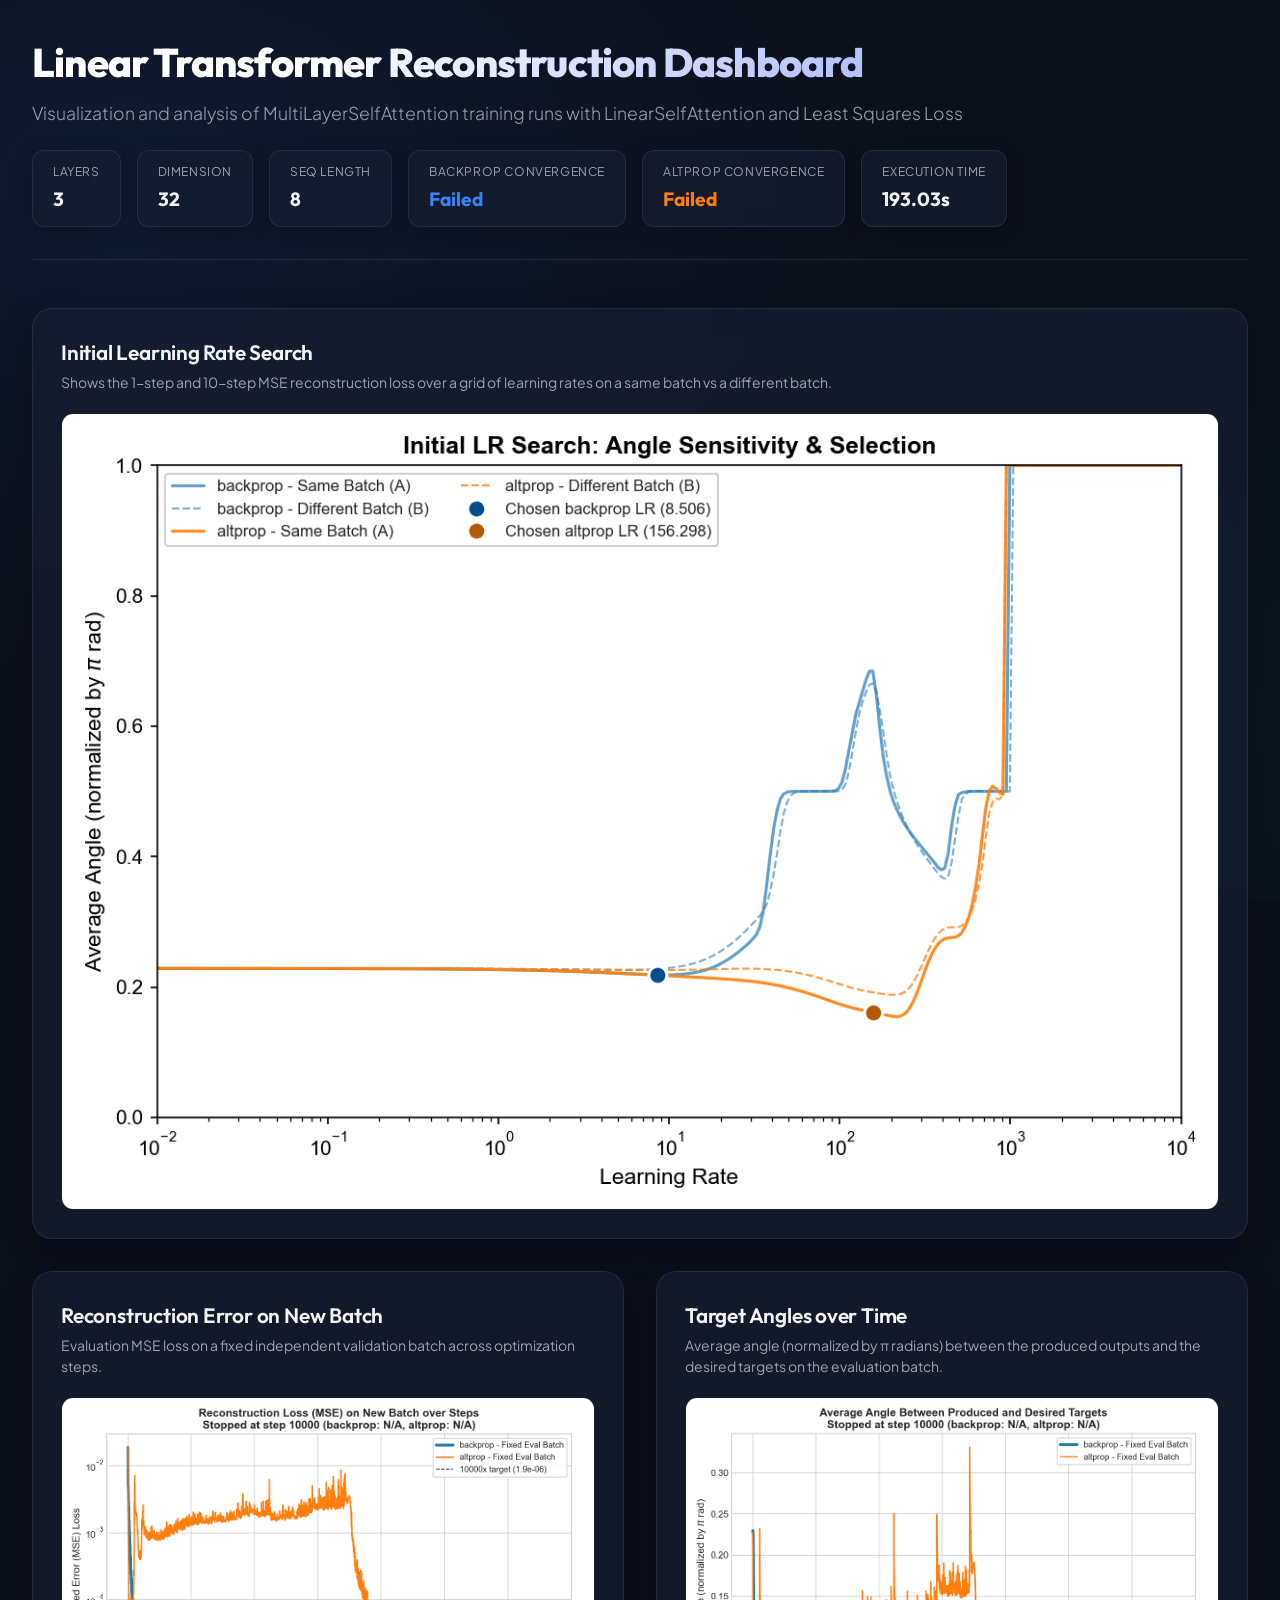
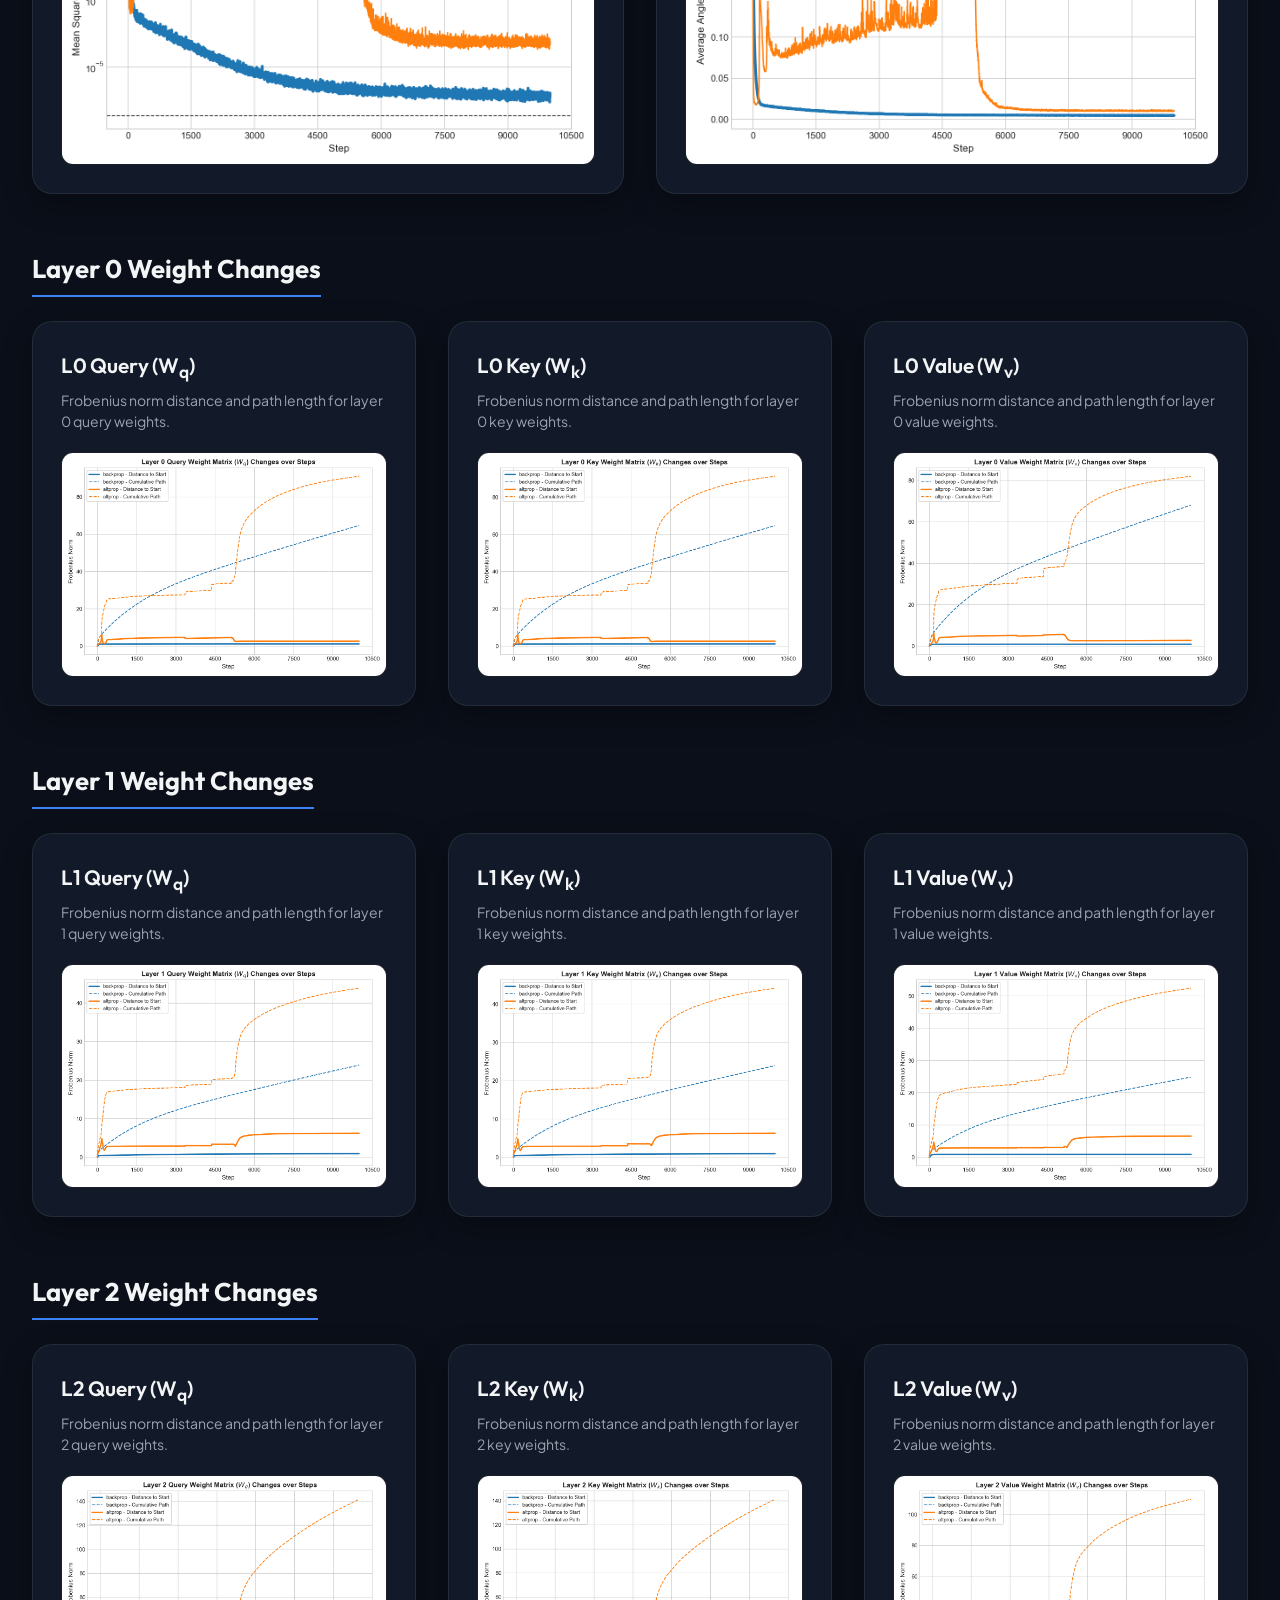
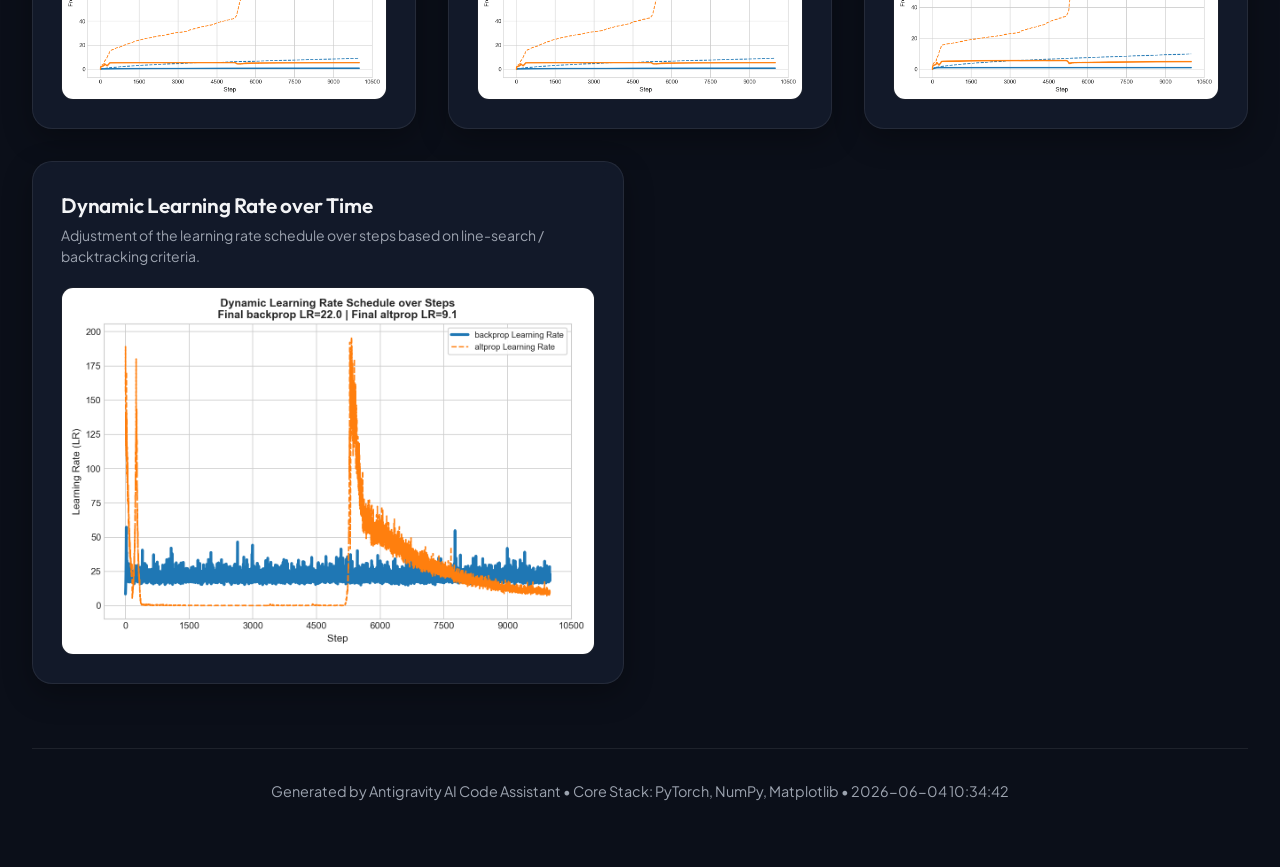
<file: reports/linattention_report.html>
<!DOCTYPE html>
<html lang="en">
<head>
    <meta charset="UTF-8">
    <meta name="viewport" content="width=device-width, initial-scale=1.0">
    <title>Linear Transformer Reconstruction Dashboard</title>
    <link rel="preconnect" href="https://fonts.googleapis.com">
    <link rel="preconnect" href="https://fonts.gstatic.com" crossorigin>
    <link href="https://fonts.googleapis.com/css2?family=Outfit:wght@300;400;600;800&family=Plus+Jakarta+Sans:wght@300;400;500;700&display=swap" rel="stylesheet">
    <style>
        :root {
            --bg-color: #0b0f19;
            --card-bg: rgba(22, 30, 49, 0.7);
            --card-border: rgba(255, 255, 255, 0.08);
            --text-color: #f3f4f6;
            --text-muted: #9ca3af;
            --accent-primary: #3b82f6;
            --accent-secondary: #ff7f0e;
            --accent-success: #10b981;
            --glow-color: rgba(59, 130, 246, 0.15);
        }

        * {
            margin: 0;
            padding: 0;
            box-sizing: border-box;
        }

        body {
            background-color: var(--bg-color);
            background-image: 
                radial-gradient(at 10% 20%, rgba(59, 130, 246, 0.1) 0px, transparent 50%),
                radial-gradient(at 90% 80%, rgba(16, 185, 129, 0.05) 0px, transparent 50%);
            background-attachment: fixed;
            color: var(--text-color);
            font-family: 'Plus Jakarta Sans', -apple-system, BlinkMacSystemFont, "Segoe UI", Roboto, sans-serif;
            min-height: 100vh;
            padding: 2rem;
            line-height: 1.5;
        }

        .container {
            max-width: 1400px;
            margin: 0 auto;
        }

        header {
            margin-bottom: 3rem;
            border-bottom: 1px solid var(--card-border);
            padding-bottom: 2rem;
            display: flex;
            justify-content: space-between;
            align-items: flex-start;
            flex-wrap: wrap;
            gap: 1.5rem;
        }

        .header-title h1 {
            font-family: 'Outfit', sans-serif;
            font-size: 2.5rem;
            font-weight: 800;
            background: linear-gradient(135deg, #fff 30%, #a5b4fc 100%);
            -webkit-background-clip: text;
            -webkit-text-fill-color: transparent;
            letter-spacing: -0.02em;
            margin-bottom: 0.5rem;
        }

        .header-title p {
            color: var(--text-muted);
            font-size: 1.1rem;
            font-weight: 300;
        }

        .meta-badges {
            display: flex;
            gap: 1rem;
            flex-wrap: wrap;
        }

        .badge {
            background: var(--card-bg);
            border: 1px solid var(--card-border);
            border-radius: 12px;
            padding: 0.75rem 1.25rem;
            display: flex;
            flex-direction: column;
            align-items: flex-start;
            backdrop-filter: blur(10px);
            box-shadow: 0 4px 20px rgba(0, 0, 0, 0.2);
        }

        .badge-label {
            font-size: 0.75rem;
            text-transform: uppercase;
            letter-spacing: 0.05em;
            color: var(--text-muted);
            margin-bottom: 0.25rem;
        }

        .badge-value {
            font-size: 1.2rem;
            font-weight: 700;
            color: var(--text-color);
            font-family: 'Outfit', sans-serif;
        }

        .badge-value.backprop {
            color: var(--accent-primary);
        }

        .badge-value.altprop {
            color: var(--accent-secondary);
        }

        /* Dashboard Grid Layout */
        .dashboard-grid {
            display: grid;
            grid-template-columns: repeat(12, 1fr);
            gap: 2rem;
        }

        .card {
            background: var(--card-bg);
            border: 1px solid var(--card-border);
            border-radius: 20px;
            padding: 1.75rem;
            backdrop-filter: blur(12px);
            box-shadow: 0 10px 30px rgba(0, 0, 0, 0.3);
            transition: transform 0.3s cubic-bezier(0.4, 0, 0.2, 1), box-shadow 0.3s ease;
            position: relative;
            overflow: hidden;
        }

        .card:hover {
            transform: translateY(-5px);
            box-shadow: 0 15px 35px var(--glow-color);
            border-color: rgba(59, 130, 246, 0.2);
        }

        .card-header {
            margin-bottom: 1.25rem;
            display: flex;
            justify-content: space-between;
            align-items: center;
        }

        .card-title {
            font-family: 'Outfit', sans-serif;
            font-size: 1.3rem;
            font-weight: 600;
            letter-spacing: -0.01em;
        }

        .card-description {
            font-size: 0.875rem;
            color: var(--text-muted);
            margin-top: 0.25rem;
        }

        /* Dynamic Sizes for Cards */
        .card-full {
            grid-column: span 12;
        }

        .card-large {
            grid-column: span 6;
        }

        .card-third {
            grid-column: span 4;
        }

        @media (max-width: 1024px) {
            .card-large, .card-third, .card-full {
                grid-column: span 12;
            }
        }

        /* Image Display styling */
        .image-container {
            width: 100%;
            border-radius: 12px;
            overflow: hidden;
            background: rgba(0,0,0,0.2);
            border: 1px solid rgba(255,255,255,0.05);
            display: flex;
            justify-content: center;
            align-items: center;
        }

        .image-container img {
            width: 100%;
            height: auto;
            display: block;
            object-fit: contain;
            transition: transform 0.5s ease;
        }

        .image-container:hover img {
            transform: scale(1.02);
        }

        footer {
            margin-top: 4rem;
            text-align: center;
            color: var(--text-muted);
            font-size: 0.9rem;
            border-top: 1px solid var(--card-border);
            padding-top: 2rem;
            padding-bottom: 2rem;
        }
    </style>
</head>
<body>
    <div class="container">
        <header>
            <div class="header-title">
                <h1>Linear Transformer Reconstruction Dashboard</h1>
                <p>Visualization and analysis of MultiLayerSelfAttention training runs with LinearSelfAttention and Least Squares Loss</p>
            </div>
            <div class="meta-badges">
                <div class="badge">
                    <span class="badge-label">Layers</span>
                    <span class="badge-value">3</span>
                </div>
                <div class="badge">
                    <span class="badge-label">Dimension</span>
                    <span class="badge-value">32</span>
                </div>
                <div class="badge">
                    <span class="badge-label">Seq Length</span>
                    <span class="badge-value">8</span>
                </div>
                <div class="badge">
                    <span class="badge-label">backprop Convergence</span>
                    <span class="badge-value backprop">Failed</span>
                </div>
                <div class="badge">
                    <span class="badge-label">altprop Convergence</span>
                    <span class="badge-value altprop">Failed</span>
                </div>
                <div class="badge">
                    <span class="badge-label">Execution Time</span>
                    <span class="badge-value">193.03s</span>
                </div>
            </div>
        </header>

        <main class="dashboard-grid">
            <!-- 1. Initial Learning Rate Search -->
            <section class="card card-full">
                <div class="card-header">
                    <div>
                        <h2 class="card-title">Initial Learning Rate Search</h2>
                        <p class="card-description">Shows the 1-step and 10-step MSE reconstruction loss over a grid of learning rates on a same batch vs a different batch.</p>
                    </div>
                </div>
                <div class="image-container">
                    <img src="initial_lr_search.png" alt="Initial Learning Rate Search Plot">
                </div>
            </section>

            <!-- 2. Reconstruction Error -->
            <section class="card card-large">
                <div class="card-header">
                    <div>
                        <h2 class="card-title">Reconstruction Error on New Batch</h2>
                        <p class="card-description">Evaluation MSE loss on a fixed independent validation batch across optimization steps.</p>
                    </div>
                </div>
                <div class="image-container">
                    <img src="reconstruction_error.png" alt="Reconstruction Error Plot">
                </div>
            </section>

            <!-- 3. Target Angles over Time -->
            <section class="card card-large">
                <div class="card-header">
                    <div>
                        <h2 class="card-title">Target Angles over Time</h2>
                        <p class="card-description">Average angle (normalized by &pi; radians) between the produced outputs and the desired targets on the evaluation batch.</p>
                    </div>
                </div>
                <div class="image-container">
                    <img src="target_angles_over_time.png" alt="Target Angles Plot">
                </div>
            </section>

            <!-- Layer 0 Weight Changes -->
            <div class="card-full" style="margin-top: 1.5rem; margin-bottom: -0.5rem;">
                <h2 style="font-family: 'Outfit', sans-serif; font-size: 1.6rem; font-weight: 700; border-bottom: 2px solid var(--accent-primary); padding-bottom: 0.4rem; display: inline-block;">Layer 0 Weight Changes</h2>
            </div>
            <section class="card card-third">
                <div class="card-header">
                    <div>
                        <h3 class="card-title">L0 Query (W<sub>q</sub>)</h3>
                        <p class="card-description">Frobenius norm distance and path length for layer 0 query weights.</p>
                    </div>
                </div>
                <div class="image-container">
                    <img src="weight_changes_L0_W_q.png" alt="Layer 0 Query Changes">
                </div>
            </section>
            <section class="card card-third">
                <div class="card-header">
                    <div>
                        <h3 class="card-title">L0 Key (W<sub>k</sub>)</h3>
                        <p class="card-description">Frobenius norm distance and path length for layer 0 key weights.</p>
                    </div>
                </div>
                <div class="image-container">
                    <img src="weight_changes_L0_W_k.png" alt="Layer 0 Key Changes">
                </div>
            </section>
            <section class="card card-third">
                <div class="card-header">
                    <div>
                        <h3 class="card-title">L0 Value (W<sub>v</sub>)</h3>
                        <p class="card-description">Frobenius norm distance and path length for layer 0 value weights.</p>
                    </div>
                </div>
                <div class="image-container">
                    <img src="weight_changes_L0_W_v.png" alt="Layer 0 Value Changes">
                </div>
            </section>

            <!-- Layer 1 Weight Changes -->
            <div class="card-full" style="margin-top: 1.5rem; margin-bottom: -0.5rem;">
                <h2 style="font-family: 'Outfit', sans-serif; font-size: 1.6rem; font-weight: 700; border-bottom: 2px solid var(--accent-primary); padding-bottom: 0.4rem; display: inline-block;">Layer 1 Weight Changes</h2>
            </div>
            <section class="card card-third">
                <div class="card-header">
                    <div>
                        <h3 class="card-title">L1 Query (W<sub>q</sub>)</h3>
                        <p class="card-description">Frobenius norm distance and path length for layer 1 query weights.</p>
                    </div>
                </div>
                <div class="image-container">
                    <img src="weight_changes_L1_W_q.png" alt="Layer 1 Query Changes">
                </div>
            </section>
            <section class="card card-third">
                <div class="card-header">
                    <div>
                        <h3 class="card-title">L1 Key (W<sub>k</sub>)</h3>
                        <p class="card-description">Frobenius norm distance and path length for layer 1 key weights.</p>
                    </div>
                </div>
                <div class="image-container">
                    <img src="weight_changes_L1_W_k.png" alt="Layer 1 Key Changes">
                </div>
            </section>
            <section class="card card-third">
                <div class="card-header">
                    <div>
                        <h3 class="card-title">L1 Value (W<sub>v</sub>)</h3>
                        <p class="card-description">Frobenius norm distance and path length for layer 1 value weights.</p>
                    </div>
                </div>
                <div class="image-container">
                    <img src="weight_changes_L1_W_v.png" alt="Layer 1 Value Changes">
                </div>
            </section>

            <!-- Layer 2 Weight Changes -->
            <div class="card-full" style="margin-top: 1.5rem; margin-bottom: -0.5rem;">
                <h2 style="font-family: 'Outfit', sans-serif; font-size: 1.6rem; font-weight: 700; border-bottom: 2px solid var(--accent-primary); padding-bottom: 0.4rem; display: inline-block;">Layer 2 Weight Changes</h2>
            </div>
            <section class="card card-third">
                <div class="card-header">
                    <div>
                        <h3 class="card-title">L2 Query (W<sub>q</sub>)</h3>
                        <p class="card-description">Frobenius norm distance and path length for layer 2 query weights.</p>
                    </div>
                </div>
                <div class="image-container">
                    <img src="weight_changes_L2_W_q.png" alt="Layer 2 Query Changes">
                </div>
            </section>
            <section class="card card-third">
                <div class="card-header">
                    <div>
                        <h3 class="card-title">L2 Key (W<sub>k</sub>)</h3>
                        <p class="card-description">Frobenius norm distance and path length for layer 2 key weights.</p>
                    </div>
                </div>
                <div class="image-container">
                    <img src="weight_changes_L2_W_k.png" alt="Layer 2 Key Changes">
                </div>
            </section>
            <section class="card card-third">
                <div class="card-header">
                    <div>
                        <h3 class="card-title">L2 Value (W<sub>v</sub>)</h3>
                        <p class="card-description">Frobenius norm distance and path length for layer 2 value weights.</p>
                    </div>
                </div>
                <div class="image-container">
                    <img src="weight_changes_L2_W_v.png" alt="Layer 2 Value Changes">
                </div>
            </section>

            <!-- 5. Dynamic Learning Rate over Time -->
            <section class="card card-large">
                <div class="card-header">
                    <div>
                        <h2 class="card-title">Dynamic Learning Rate over Time</h2>
                        <p class="card-description">Adjustment of the learning rate schedule over steps based on line-search / backtracking criteria.</p>
                    </div>
                </div>
                <div class="image-container">
                    <img src="dynamic_lr_over_time.png" alt="Dynamic Learning Rate Schedule Plot">
                </div>
            </section>
        </main>

        <footer>
            <p>Generated by Antigravity AI Code Assistant • Core Stack: PyTorch, NumPy, Matplotlib • 2026-06-04 10:34:42</p>
        </footer>
    </div>
</body>
</html>
</file>
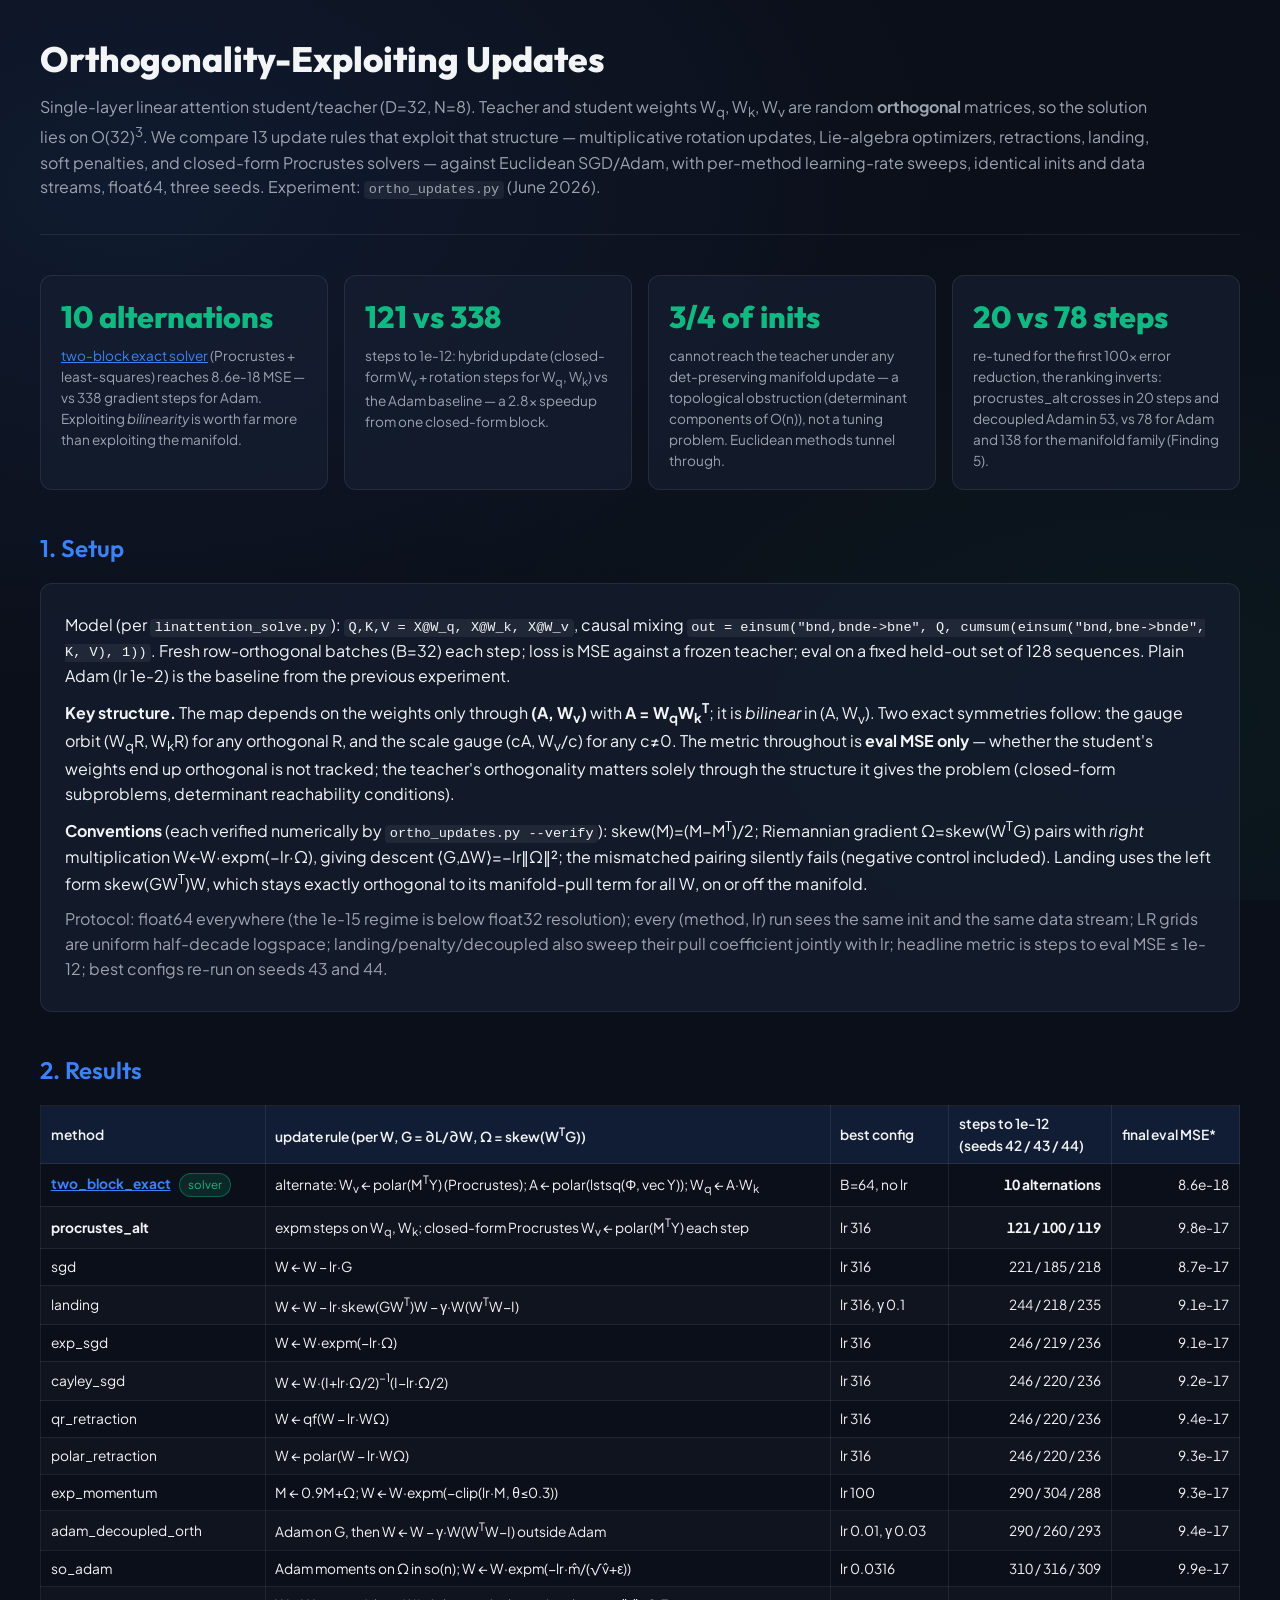
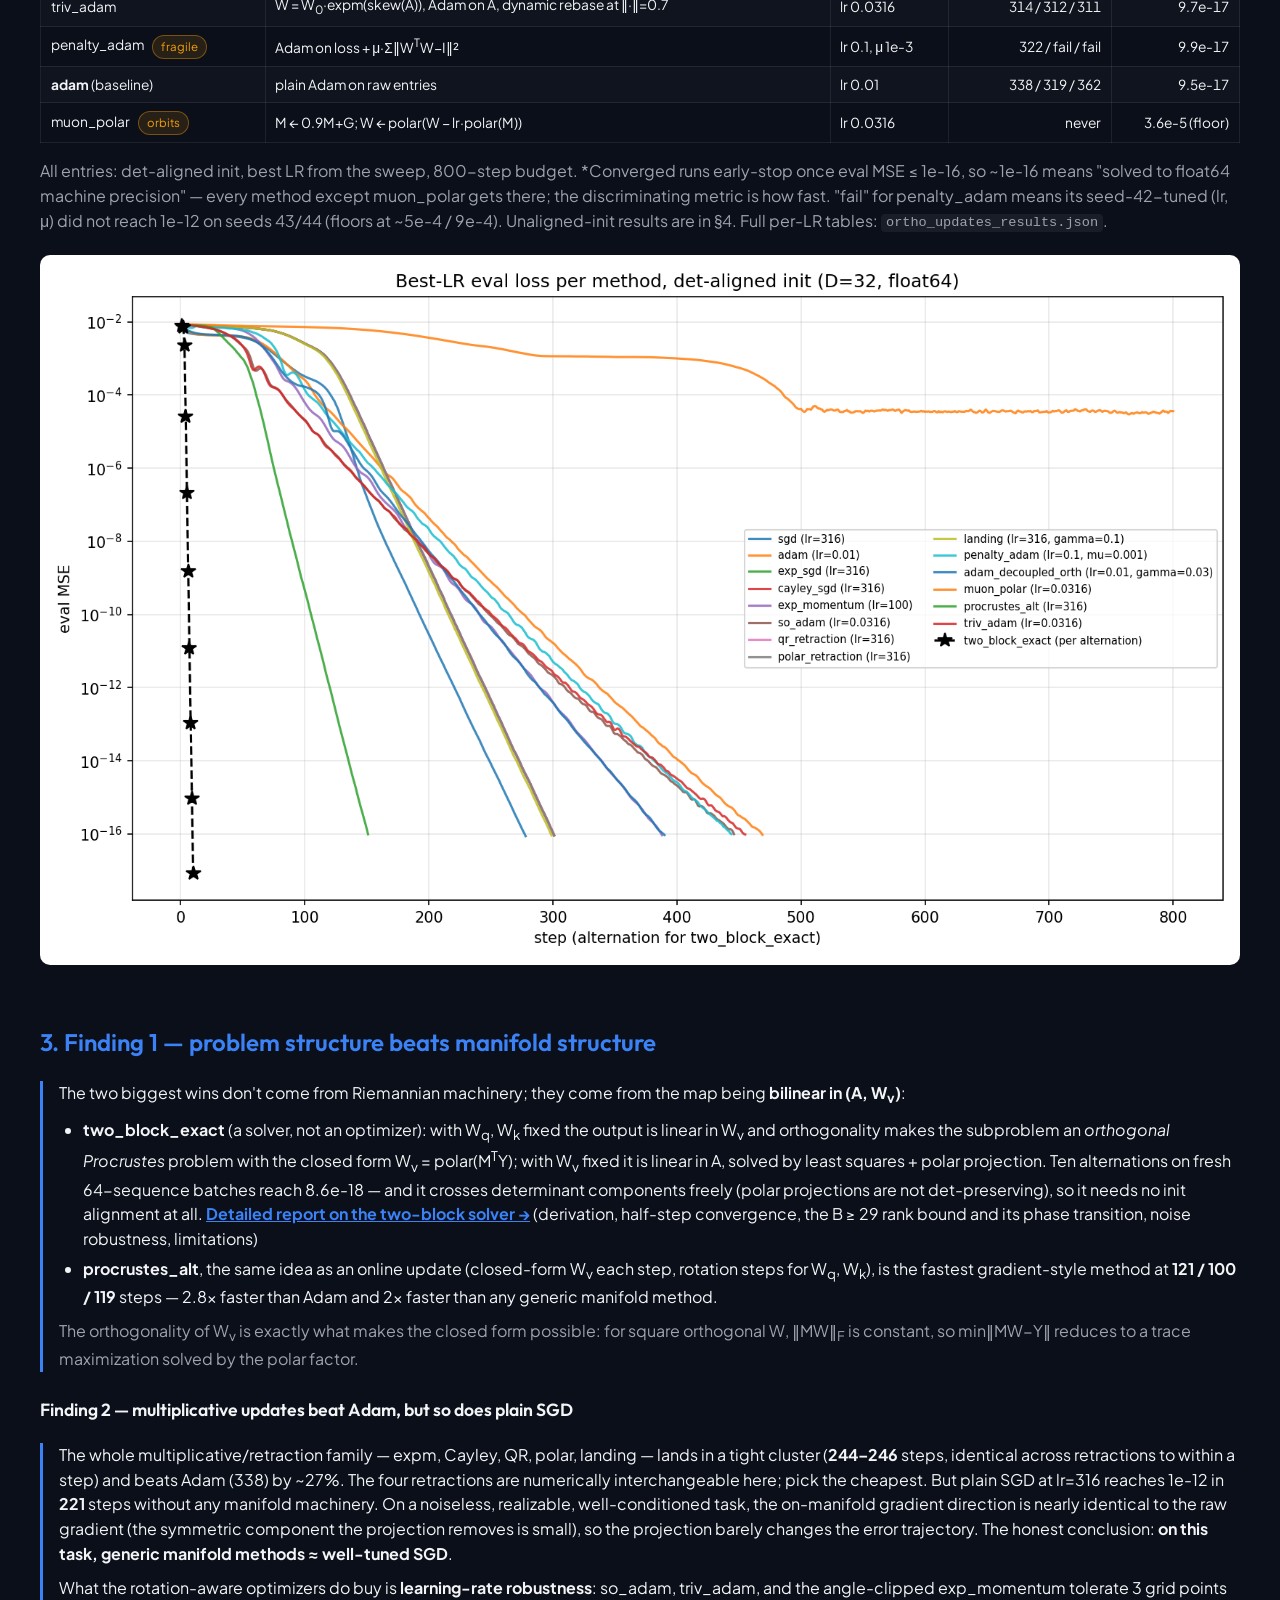
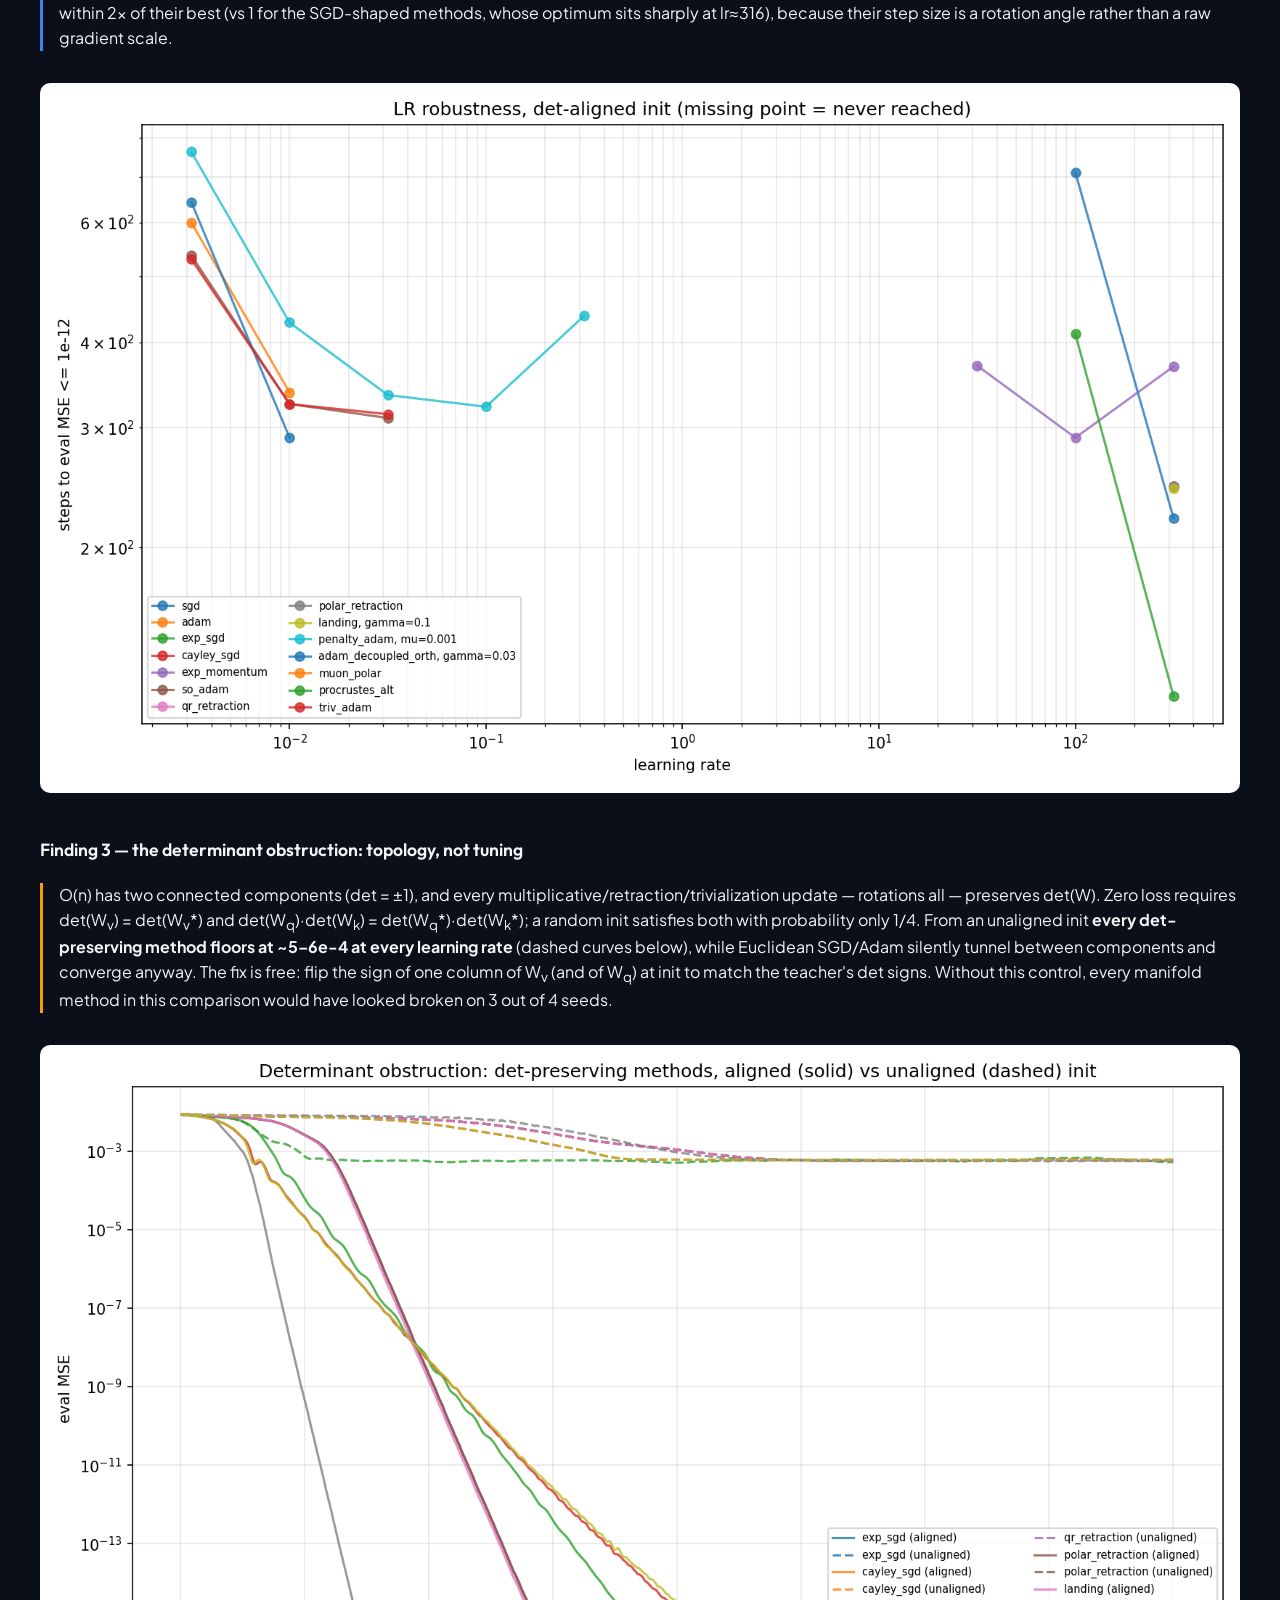
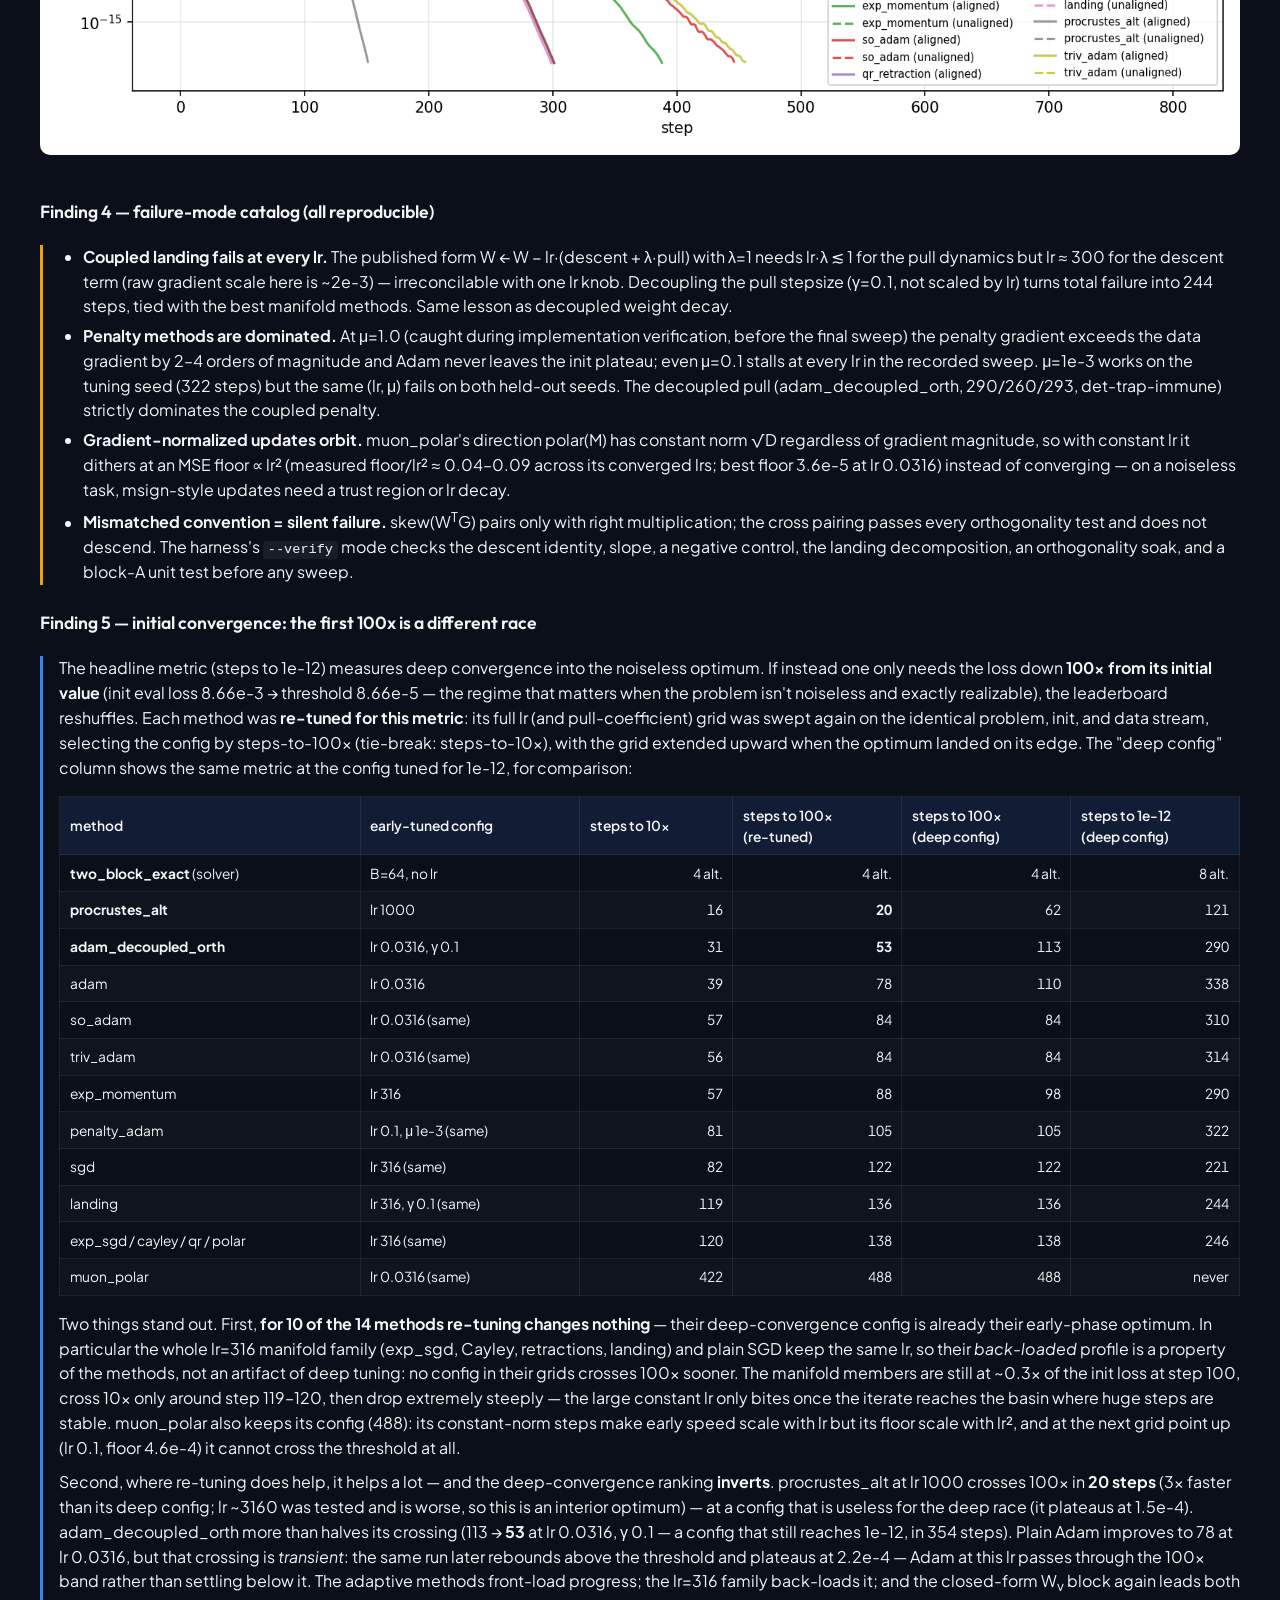
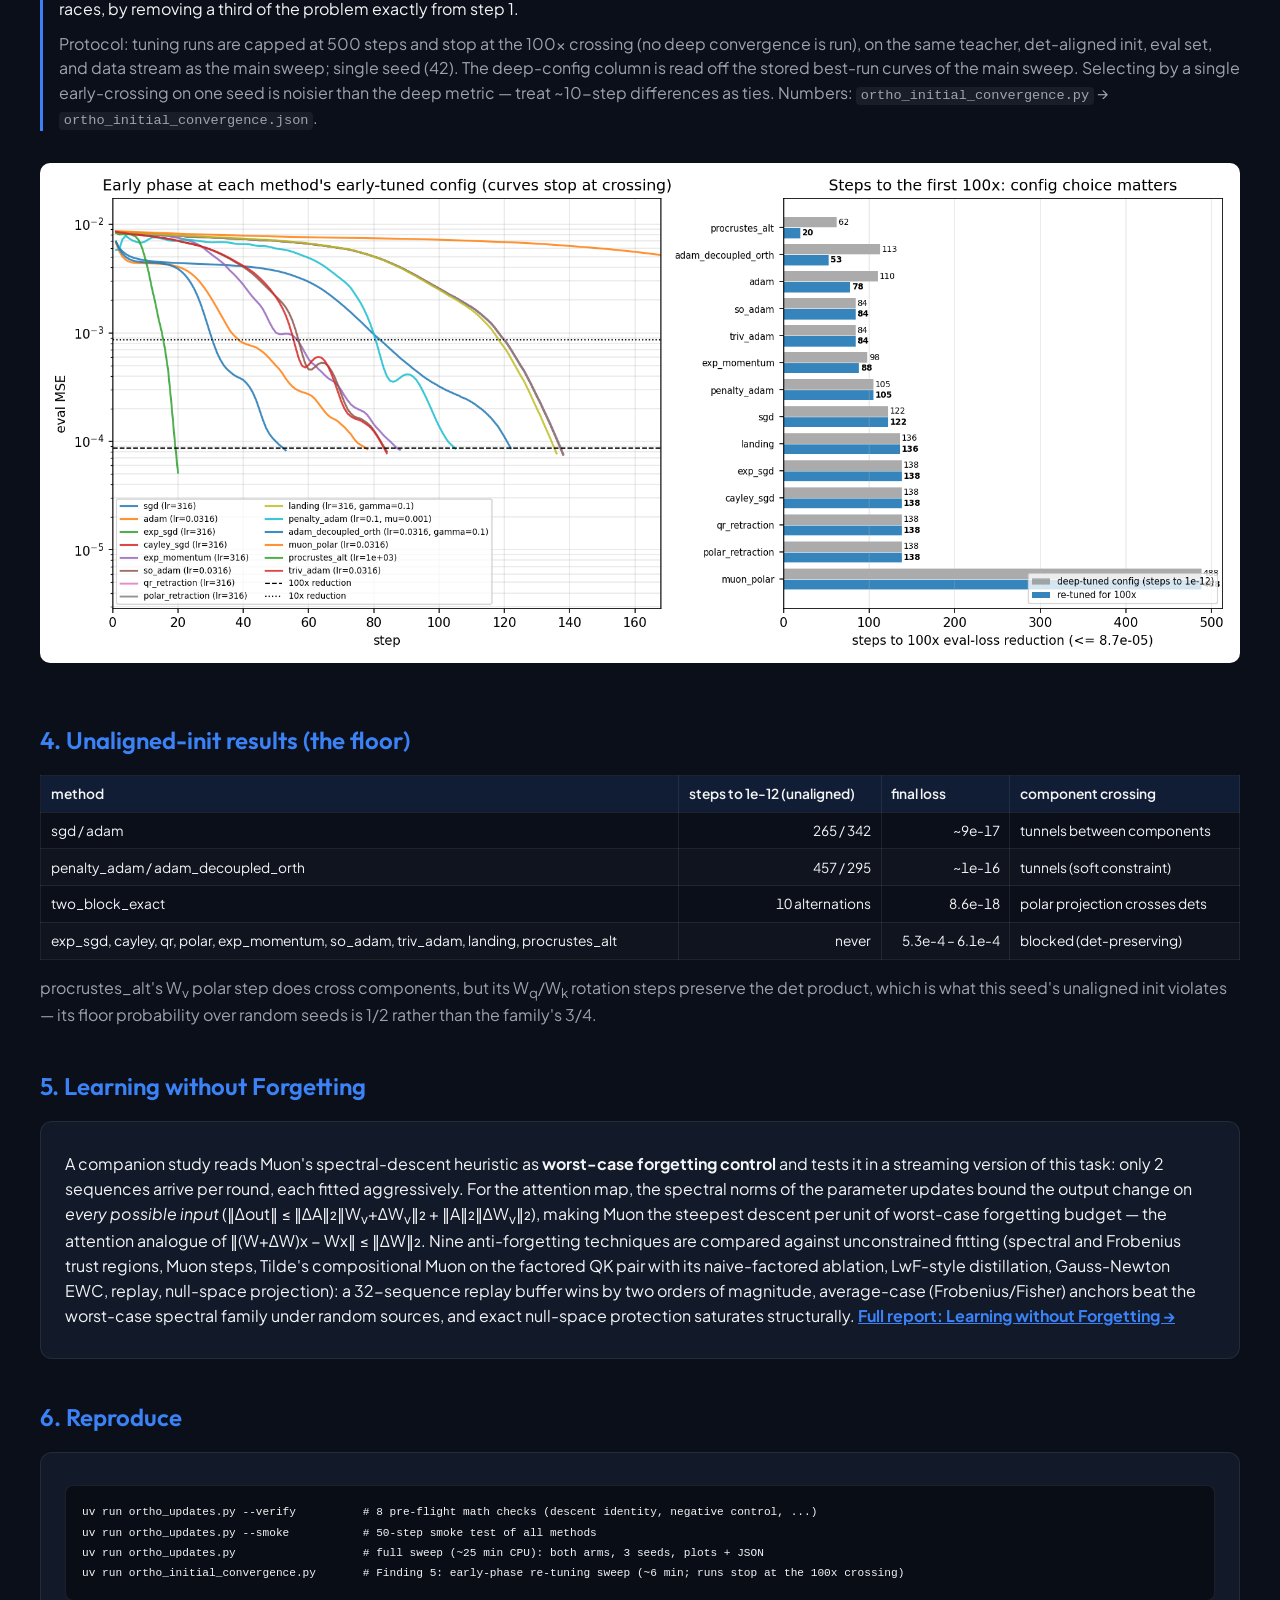
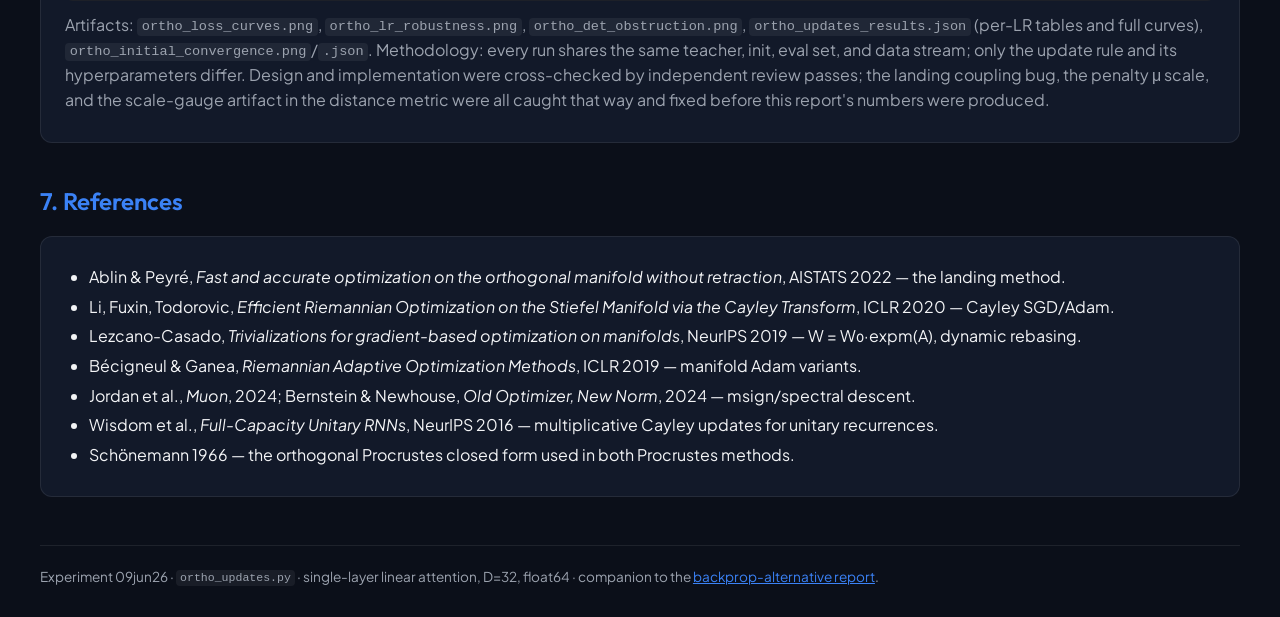
<file: reports/ortho_updates_report.html>
<!DOCTYPE html>
<html lang="en">
<head>
    <meta charset="UTF-8">
    <meta name="viewport" content="width=device-width, initial-scale=1.0">
    <title>Orthogonality-Exploiting Updates — Linear Attention Student/Teacher</title>
    <link rel="preconnect" href="https://fonts.googleapis.com">
    <link rel="preconnect" href="https://fonts.gstatic.com" crossorigin>
    <link href="https://fonts.googleapis.com/css2?family=Outfit:wght@300;400;600;800&family=Plus+Jakarta+Sans:wght@300;400;500;700&display=swap" rel="stylesheet">
    <style>
        :root {
            --bg-color: #0b0f19;
            --card-bg: rgba(22, 30, 49, 0.7);
            --card-border: rgba(255, 255, 255, 0.08);
            --text-color: #f3f4f6;
            --text-muted: #9ca3af;
            --accent-primary: #3b82f6;
            --accent-secondary: #ff7f0e;
            --accent-success: #10b981;
            --accent-warn: #f59e0b;
            --glow-color: rgba(59, 130, 246, 0.15);
        }
        * { margin: 0; padding: 0; box-sizing: border-box; }
        body {
            background-color: var(--bg-color);
            background-image:
                radial-gradient(at 10% 20%, rgba(59, 130, 246, 0.1) 0px, transparent 50%),
                radial-gradient(at 90% 80%, rgba(16, 185, 129, 0.05) 0px, transparent 50%);
            background-attachment: fixed;
            color: var(--text-color);
            font-family: 'Plus Jakarta Sans', -apple-system, BlinkMacSystemFont, "Segoe UI", Roboto, sans-serif;
            min-height: 100vh;
            padding: 2rem;
            line-height: 1.55;
        }
        .container { max-width: 1200px; margin: 0 auto; }
        header { margin-bottom: 2.5rem; border-bottom: 1px solid var(--card-border); padding-bottom: 1.5rem; }
        h1 { font-family: 'Outfit', sans-serif; font-size: 2.2rem; font-weight: 800; }
        .subtitle { color: var(--text-muted); margin-top: 0.5rem; max-width: 70rem; }
        h2 { font-family: 'Outfit', sans-serif; font-size: 1.5rem; font-weight: 600; margin: 2.5rem 0 1rem; color: var(--accent-primary); }
        h3 { font-family: 'Outfit', sans-serif; font-size: 1.1rem; font-weight: 600; margin: 1.5rem 0 0.5rem; }
        p { margin: 0.6rem 0; color: var(--text-color); }
        .muted { color: var(--text-muted); }
        .card {
            background: var(--card-bg); border: 1px solid var(--card-border);
            border-radius: 12px; padding: 1.25rem 1.5rem; margin: 1rem 0;
        }
        .tldr-grid { display: grid; grid-template-columns: repeat(auto-fit, minmax(250px, 1fr)); gap: 1rem; margin: 1rem 0; }
        .tldr-card { background: var(--card-bg); border: 1px solid var(--card-border); border-radius: 12px; padding: 1.1rem 1.25rem; }
        .tldr-card .big { font-family: 'Outfit', sans-serif; font-size: 1.9rem; font-weight: 800; color: var(--accent-success); }
        .tldr-card .label { color: var(--text-muted); font-size: 0.85rem; margin-top: 0.25rem; }
        table { border-collapse: collapse; width: 100%; margin: 1rem 0; font-size: 0.86rem; }
        th, td { border: 1px solid var(--card-border); padding: 0.45rem 0.6rem; text-align: left; }
        th { background: rgba(59, 130, 246, 0.12); font-weight: 600; }
        tr:nth-child(even) { background: rgba(255,255,255,0.02); }
        td.num { text-align: right; font-variant-numeric: tabular-nums; }
        code, .mono { font-family: ui-monospace, SFMono-Regular, Menlo, monospace; font-size: 0.85em;
            background: rgba(255,255,255,0.06); border-radius: 4px; padding: 0.1em 0.35em; }
        pre { background: rgba(0,0,0,0.45); border: 1px solid var(--card-border); border-radius: 8px;
            padding: 1rem; overflow-x: auto; font-size: 0.82rem; margin: 0.75rem 0; }
        pre code { background: none; padding: 0; }
        img.plot { width: 100%; border-radius: 10px; border: 1px solid var(--card-border); margin: 0.75rem 0; background: #fff; }
        .finding { border-left: 3px solid var(--accent-primary); padding-left: 1rem; margin: 1.25rem 0; }
        .finding.warn { border-left-color: var(--accent-warn); }
        .badge { display: inline-block; font-size: 0.72rem; padding: 0.12rem 0.5rem; border-radius: 999px;
            background: rgba(16,185,129,0.15); color: var(--accent-success); border: 1px solid rgba(16,185,129,0.4); margin-left: 0.4rem; vertical-align: middle;}
        .badge.fail { background: rgba(245,158,11,0.12); color: var(--accent-warn); border-color: rgba(245,158,11,0.4); }
        ul, ol { margin: 0.5rem 0 0.5rem 1.5rem; }
        li { margin: 0.3rem 0; }
        footer { margin-top: 3rem; border-top: 1px solid var(--card-border); padding-top: 1.25rem; color: var(--text-muted); font-size: 0.85rem; }
        a { color: var(--accent-primary); }
    </style>
</head>
<body>
<div class="container">

<header>
    <h1>Orthogonality-Exploiting Updates</h1>
    <p class="subtitle">
        Single-layer linear attention student/teacher (D=32, N=8). Teacher and student weights
        W<sub>q</sub>, W<sub>k</sub>, W<sub>v</sub> are random <b>orthogonal</b> matrices, so the solution lies on
        O(32)<sup>3</sup>. We compare 13 update rules that exploit that structure — multiplicative rotation
        updates, Lie-algebra optimizers, retractions, landing, soft penalties, and closed-form Procrustes
        solvers — against Euclidean SGD/Adam, with per-method learning-rate sweeps, identical inits and
        data streams, float64, three seeds. Experiment: <code>ortho_updates.py</code> (June 2026).
    </p>
</header>

<div class="tldr-grid">
    <div class="tldr-card">
        <div class="big">10 alternations</div>
        <div class="label"><a href="two_block_report.html">two-block exact solver</a> (Procrustes + least-squares) reaches 8.6e-18 MSE —
        vs 338 gradient steps for Adam. Exploiting <i>bilinearity</i> is worth far more than exploiting the manifold.</div>
    </div>
    <div class="tldr-card">
        <div class="big">121 vs 338</div>
        <div class="label">steps to 1e-12: hybrid update (closed-form W<sub>v</sub> + rotation steps for W<sub>q</sub>, W<sub>k</sub>)
        vs the Adam baseline — a 2.8x speedup from one closed-form block.</div>
    </div>
    <div class="tldr-card">
        <div class="big">3/4 of inits</div>
        <div class="label">cannot reach the teacher under any det-preserving manifold update — a
        topological obstruction (determinant components of O(n)), not a tuning problem. Euclidean methods tunnel through.</div>
    </div>
    <div class="tldr-card">
        <div class="big">20 vs 78 steps</div>
        <div class="label">re-tuned for the first 100x error reduction, the ranking inverts: procrustes_alt crosses in 20 steps
        and decoupled Adam in 53, vs 78 for Adam and 138 for the manifold family (Finding 5).</div>
    </div>
</div>

<h2>1. Setup</h2>
<div class="card">
    <p>
        Model (per <code>linattention_solve.py</code>): <code>Q,K,V = X@W_q, X@W_k, X@W_v</code>,
        causal mixing <code>out = einsum("bnd,bnde->bne", Q, cumsum(einsum("bnd,bne->bnde", K, V), 1))</code>.
        Fresh row-orthogonal batches (B=32) each step; loss is MSE against a frozen teacher; eval on a fixed
        held-out set of 128 sequences. Plain Adam (lr 1e-2) is the baseline from the previous experiment.
    </p>
    <p>
        <b>Key structure.</b> The map depends on the weights only through <b>(A, W<sub>v</sub>)</b> with
        <b>A = W<sub>q</sub>W<sub>k</sub><sup>T</sup></b>; it is <i>bilinear</i> in (A, W<sub>v</sub>). Two exact symmetries follow:
        the gauge orbit (W<sub>q</sub>R, W<sub>k</sub>R) for any orthogonal R, and the scale gauge
        (cA, W<sub>v</sub>/c) for any c≠0. The metric throughout is <b>eval MSE only</b> — whether the student's
        weights end up orthogonal is not tracked; the teacher's orthogonality matters solely through the structure
        it gives the problem (closed-form subproblems, determinant reachability conditions).
    </p>
    <p>
        <b>Conventions</b> (each verified numerically by <code>ortho_updates.py --verify</code>):
        skew(M)=(M−M<sup>T</sup>)/2; Riemannian gradient Ω=skew(W<sup>T</sup>G) pairs with <i>right</i>
        multiplication W←W·expm(−lr·Ω), giving descent ⟨G,ΔW⟩=−lr‖Ω‖²; the mismatched pairing silently fails
        (negative control included). Landing uses the left form skew(GW<sup>T</sup>)W, which stays exactly
        orthogonal to its manifold-pull term for all W, on or off the manifold.
    </p>
    <p class="muted">
        Protocol: float64 everywhere (the 1e-15 regime is below float32 resolution); every (method, lr) run sees
        the same init and the same data stream; LR grids are uniform half-decade logspace; landing/penalty/decoupled
        also sweep their pull coefficient jointly with lr; headline metric is steps to eval MSE ≤ 1e-12;
        best configs re-run on seeds 43 and 44.
    </p>
</div>

<h2>2. Results</h2>

<table>
    <thead>
    <tr>
        <th>method</th>
        <th>update rule (per W, G = ∂L/∂W, Ω = skew(W<sup>T</sup>G))</th>
        <th>best config</th>
        <th class="num">steps to 1e-12<br>(seeds 42 / 43 / 44)</th>
        <th class="num">final eval MSE*</th>
    </tr>
    </thead>
    <tbody>
    <tr><td><b><a href="two_block_report.html">two_block_exact</a></b> <span class="badge">solver</span></td>
        <td>alternate: W<sub>v</sub> ← polar(M<sup>T</sup>Y) (Procrustes); A ← polar(lstsq(Φ, vec Y)); W<sub>q</sub> ← A·W<sub>k</sub></td>
        <td>B=64, no lr</td><td class="num"><b>10 alternations</b></td><td class="num">8.6e-18</td></tr>
    <tr><td><b>procrustes_alt</b></td>
        <td>expm steps on W<sub>q</sub>, W<sub>k</sub>; closed-form Procrustes W<sub>v</sub> ← polar(M<sup>T</sup>Y) each step</td>
        <td>lr 316</td><td class="num"><b>121 / 100 / 119</b></td><td class="num">9.8e-17</td></tr>
    <tr><td>sgd</td><td>W ← W − lr·G</td>
        <td>lr 316</td><td class="num">221 / 185 / 218</td><td class="num">8.7e-17</td></tr>
    <tr><td>landing</td><td>W ← W − lr·skew(GW<sup>T</sup>)W − γ·W(W<sup>T</sup>W−I)</td>
        <td>lr 316, γ 0.1</td><td class="num">244 / 218 / 235</td><td class="num">9.1e-17</td></tr>
    <tr><td>exp_sgd</td><td>W ← W·expm(−lr·Ω)</td>
        <td>lr 316</td><td class="num">246 / 219 / 236</td><td class="num">9.1e-17</td></tr>
    <tr><td>cayley_sgd</td><td>W ← W·(I+lr·Ω/2)<sup>−1</sup>(I−lr·Ω/2)</td>
        <td>lr 316</td><td class="num">246 / 220 / 236</td><td class="num">9.2e-17</td></tr>
    <tr><td>qr_retraction</td><td>W ← qf(W − lr·WΩ)</td>
        <td>lr 316</td><td class="num">246 / 220 / 236</td><td class="num">9.4e-17</td></tr>
    <tr><td>polar_retraction</td><td>W ← polar(W − lr·WΩ)</td>
        <td>lr 316</td><td class="num">246 / 220 / 236</td><td class="num">9.3e-17</td></tr>
    <tr><td>exp_momentum</td><td>M ← 0.9M+Ω; W ← W·expm(−clip(lr·M, θ≤0.3))</td>
        <td>lr 100</td><td class="num">290 / 304 / 288</td><td class="num">9.3e-17</td></tr>
    <tr><td>adam_decoupled_orth</td><td>Adam on G, then W ← W − γ·W(W<sup>T</sup>W−I) outside Adam</td>
        <td>lr 0.01, γ 0.03</td><td class="num">290 / 260 / 293</td><td class="num">9.4e-17</td></tr>
    <tr><td>so_adam</td><td>Adam moments on Ω in so(n); W ← W·expm(−lr·m̂/(√v̂+ε))</td>
        <td>lr 0.0316</td><td class="num">310 / 316 / 309</td><td class="num">9.9e-17</td></tr>
    <tr><td>triv_adam</td><td>W = W<sub>0</sub>·expm(skew(A)), Adam on A, dynamic rebase at ‖·‖=0.7</td>
        <td>lr 0.0316</td><td class="num">314 / 312 / 311</td><td class="num">9.7e-17</td></tr>
    <tr><td>penalty_adam <span class="badge fail">fragile</span></td><td>Adam on loss + μ·Σ‖W<sup>T</sup>W−I‖²</td>
        <td>lr 0.1, μ 1e-3</td><td class="num">322 / fail / fail</td><td class="num">9.9e-17</td></tr>
    <tr><td><b>adam</b> (baseline)</td><td>plain Adam on raw entries</td>
        <td>lr 0.01</td><td class="num">338 / 319 / 362</td><td class="num">9.5e-17</td></tr>
    <tr><td>muon_polar <span class="badge fail">orbits</span></td><td>M ← 0.9M+G; W ← polar(W − lr·polar(M))</td>
        <td>lr 0.0316</td><td class="num">never</td><td class="num">3.6e-5 (floor)</td></tr>
    </tbody>
</table>
<p class="muted">All entries: det-aligned init, best LR from the sweep, 800-step budget. *Converged runs early-stop
once eval MSE ≤ 1e-16, so ~1e-16 means "solved to float64 machine precision" — every method except muon_polar gets
there; the discriminating metric is how fast. "fail" for penalty_adam means its seed-42-tuned (lr, μ) did not reach
1e-12 on seeds 43/44 (floors at ~5e-4 / 9e-4). Unaligned-init results are in §4.
Full per-LR tables: <code>ortho_updates_results.json</code>.</p>

<img class="plot" src="ortho_loss_curves.png" alt="Best-LR eval loss curves per method">

<h2>3. Finding 1 — problem structure beats manifold structure</h2>
<div class="finding">
    <p>
        The two biggest wins don't come from Riemannian machinery; they come from the map being
        <b>bilinear in (A, W<sub>v</sub>)</b>:
    </p>
    <ul>
        <li><b>two_block_exact</b> (a solver, not an optimizer): with W<sub>q</sub>, W<sub>k</sub> fixed the output is linear
            in W<sub>v</sub> and orthogonality makes the subproblem an <i>orthogonal Procrustes</i> problem with the closed form
            W<sub>v</sub> = polar(M<sup>T</sup>Y); with W<sub>v</sub> fixed it is linear in A, solved by least squares + polar
            projection. Ten alternations on fresh 64-sequence batches reach 8.6e-18 — and it crosses determinant
            components freely (polar projections are not det-preserving), so it needs no init alignment at all.
            <b><a href="two_block_report.html">Detailed report on the two-block solver →</a></b>
            (derivation, half-step convergence, the B ≥ 29 rank bound and its phase transition, noise robustness, limitations)</li>
        <li><b>procrustes_alt</b>, the same idea as an online update (closed-form W<sub>v</sub> each step, rotation steps for
            W<sub>q</sub>, W<sub>k</sub>), is the fastest gradient-style method at <b>121 / 100 / 119</b> steps — 2.8x faster than Adam
            and 2x faster than any generic manifold method.</li>
    </ul>
    <p class="muted">
        The orthogonality of W<sub>v</sub> is exactly what makes the closed form possible: for square orthogonal W,
        ‖MW‖<sub>F</sub> is constant, so min‖MW−Y‖ reduces to a trace maximization solved by the polar factor.
    </p>
</div>

<h3>Finding 2 — multiplicative updates beat Adam, but so does plain SGD</h3>
<div class="finding">
    <p>
        The whole multiplicative/retraction family — expm, Cayley, QR, polar, landing — lands in a tight cluster
        (<b>244–246</b> steps, identical across retractions to within a step) and beats Adam (338) by ~27%.
        The four retractions are numerically interchangeable here; pick the cheapest.
        But plain SGD at lr=316 reaches 1e-12 in <b>221</b> steps without any manifold machinery.
        On a noiseless, realizable, well-conditioned task, the on-manifold gradient direction is nearly identical to
        the raw gradient (the symmetric component the projection removes is small), so the projection barely changes
        the error trajectory. The honest conclusion: <b>on this task, generic manifold methods ≈ well-tuned SGD</b>.
    </p>
    <p>
        What the rotation-aware optimizers do buy is <b>learning-rate robustness</b>: so_adam, triv_adam, and the
        angle-clipped exp_momentum tolerate 3 grid points within 2x of their best (vs 1 for the SGD-shaped methods,
        whose optimum sits sharply at lr≈316), because their step size is a rotation angle rather than a raw
        gradient scale.
    </p>
</div>
<img class="plot" src="ortho_lr_robustness.png" alt="Steps to 1e-12 vs learning rate">

<h3>Finding 3 — the determinant obstruction: topology, not tuning</h3>
<div class="finding warn">
    <p>
        O(n) has two connected components (det = ±1), and every multiplicative/retraction/trivialization update —
        rotations all — preserves det(W). Zero loss requires det(W<sub>v</sub>) = det(W<sub>v</sub>*) and
        det(W<sub>q</sub>)·det(W<sub>k</sub>) = det(W<sub>q</sub>*)·det(W<sub>k</sub>*); a random init satisfies both with
        probability only 1/4. From an unaligned init <b>every det-preserving method floors at ~5–6e-4 at every learning
        rate</b> (dashed curves below), while Euclidean SGD/Adam silently tunnel between components and converge anyway.
        The fix is free: flip the sign of one column of W<sub>v</sub> (and of W<sub>q</sub>) at init to match the teacher's
        det signs. Without this control, every manifold method in this comparison would have looked broken on 3 out of 4 seeds.
    </p>
</div>
<img class="plot" src="ortho_det_obstruction.png" alt="Aligned vs unaligned init for det-preserving methods">

<h3>Finding 4 — failure-mode catalog (all reproducible)</h3>
<div class="finding warn">
    <ul>
        <li><b>Coupled landing fails at every lr.</b> The published form W ← W − lr·(descent + λ·pull) with λ=1
            needs lr·λ ≲ 1 for the pull dynamics but lr ≈ 300 for the descent term (raw gradient scale here is ~2e-3) —
            irreconcilable with one lr knob. Decoupling the pull stepsize (γ=0.1, not scaled by lr) turns total failure
            into 244 steps, tied with the best manifold methods. Same lesson as decoupled weight decay.</li>
        <li><b>Penalty methods are dominated.</b> At μ=1.0 (caught during implementation verification, before the
            final sweep) the penalty gradient exceeds the data gradient by 2–4 orders of magnitude and Adam never
            leaves the init plateau; even μ=0.1 stalls at every lr in the recorded sweep. μ=1e-3 works on the tuning
            seed (322 steps) but the same (lr, μ) fails on both held-out seeds. The decoupled pull
            (adam_decoupled_orth, 290/260/293, det-trap-immune) strictly dominates the coupled penalty.</li>
        <li><b>Gradient-normalized updates orbit.</b> muon_polar's direction polar(M) has constant norm √D regardless
            of gradient magnitude, so with constant lr it dithers at an MSE floor ∝ lr² (measured floor/lr² ≈ 0.04–0.09
            across its converged lrs; best floor 3.6e-5 at lr 0.0316) instead of converging — on a noiseless task,
            msign-style updates need a trust region or lr decay.</li>
        <li><b>Mismatched convention = silent failure.</b> skew(W<sup>T</sup>G) pairs only with right multiplication;
            the cross pairing passes every orthogonality test and does not descend. The harness's
            <code>--verify</code> mode checks the descent identity, slope, a negative control, the landing
            decomposition, an orthogonality soak, and a block-A unit test before any sweep.</li>
    </ul>
</div>

<h3>Finding 5 — initial convergence: the first 100x is a different race</h3>
<div class="finding">
    <p>
        The headline metric (steps to 1e-12) measures deep convergence into the noiseless optimum. If instead one
        only needs the loss down <b>100x from its initial value</b> (init eval loss 8.66e-3 → threshold 8.66e-5 —
        the regime that matters when the problem isn't noiseless and exactly realizable), the leaderboard reshuffles.
        Each method was <b>re-tuned for this metric</b>: its full lr (and pull-coefficient) grid was swept again on the
        identical problem, init, and data stream, selecting the config by steps-to-100x (tie-break: steps-to-10x), with
        the grid extended upward when the optimum landed on its edge. The "deep config" column shows the same metric
        at the config tuned for 1e-12, for comparison:
    </p>
    <table>
        <thead><tr><th>method</th><th>early-tuned config</th><th class="num">steps to 10x</th>
            <th class="num">steps to 100x<br>(re-tuned)</th><th class="num">steps to 100x<br>(deep config)</th>
            <th class="num">steps to 1e-12<br>(deep config)</th></tr></thead>
        <tbody>
        <tr><td><b>two_block_exact</b> (solver)</td><td>B=64, no lr</td><td class="num">4 alt.</td><td class="num">4 alt.</td><td class="num">4 alt.</td><td class="num">8 alt.</td></tr>
        <tr><td><b>procrustes_alt</b></td><td>lr 1000</td><td class="num">16</td><td class="num"><b>20</b></td><td class="num">62</td><td class="num">121</td></tr>
        <tr><td><b>adam_decoupled_orth</b></td><td>lr 0.0316, γ 0.1</td><td class="num">31</td><td class="num"><b>53</b></td><td class="num">113</td><td class="num">290</td></tr>
        <tr><td>adam</td><td>lr 0.0316</td><td class="num">39</td><td class="num">78</td><td class="num">110</td><td class="num">338</td></tr>
        <tr><td>so_adam</td><td>lr 0.0316 (same)</td><td class="num">57</td><td class="num">84</td><td class="num">84</td><td class="num">310</td></tr>
        <tr><td>triv_adam</td><td>lr 0.0316 (same)</td><td class="num">56</td><td class="num">84</td><td class="num">84</td><td class="num">314</td></tr>
        <tr><td>exp_momentum</td><td>lr 316</td><td class="num">57</td><td class="num">88</td><td class="num">98</td><td class="num">290</td></tr>
        <tr><td>penalty_adam</td><td>lr 0.1, μ 1e-3 (same)</td><td class="num">81</td><td class="num">105</td><td class="num">105</td><td class="num">322</td></tr>
        <tr><td>sgd</td><td>lr 316 (same)</td><td class="num">82</td><td class="num">122</td><td class="num">122</td><td class="num">221</td></tr>
        <tr><td>landing</td><td>lr 316, γ 0.1 (same)</td><td class="num">119</td><td class="num">136</td><td class="num">136</td><td class="num">244</td></tr>
        <tr><td>exp_sgd / cayley / qr / polar</td><td>lr 316 (same)</td><td class="num">120</td><td class="num">138</td><td class="num">138</td><td class="num">246</td></tr>
        <tr><td>muon_polar</td><td>lr 0.0316 (same)</td><td class="num">422</td><td class="num">488</td><td class="num">488</td><td class="num">never</td></tr>
        </tbody>
    </table>
    <p>
        Two things stand out. First, <b>for 10 of the 14 methods re-tuning changes nothing</b> — their deep-convergence
        config is already their early-phase optimum. In particular the whole lr=316 manifold family (exp_sgd, Cayley,
        retractions, landing) and plain SGD keep the same lr, so their <i>back-loaded</i> profile is a property of the
        methods, not an artifact of deep tuning: no config in their grids crosses 100x sooner. The manifold members
        are still at ~0.3x of the init loss at step 100, cross 10x only around step 119–120, then drop extremely
        steeply — the large constant lr only bites once the iterate reaches the basin where huge steps are stable.
        muon_polar also keeps its config (488): its constant-norm steps make early speed scale with lr but its floor
        scale with lr², and at the next grid point up (lr 0.1, floor 4.6e-4) it cannot cross the threshold at all.
    </p>
    <p>
        Second, where re-tuning does help, it helps a lot — and the deep-convergence ranking <b>inverts</b>.
        procrustes_alt at lr 1000 crosses 100x in <b>20 steps</b> (3x faster than its deep config; lr ~3160 was
        tested and is worse, so this is an interior optimum) — at a config that is useless for the deep race
        (it plateaus at 1.5e-4). adam_decoupled_orth more than halves its crossing (113 → <b>53</b> at lr 0.0316,
        γ 0.1 — a config that still reaches 1e-12, in 354 steps). Plain Adam improves to 78 at lr 0.0316, but that
        crossing is <i>transient</i>: the same run later rebounds above the threshold and plateaus at 2.2e-4 — Adam at
        this lr passes through the 100x band rather than settling below it. The adaptive methods front-load progress;
        the lr=316 family back-loads it; and the closed-form W<sub>v</sub> block again leads both races, by removing
        a third of the problem exactly from step 1.
    </p>
    <p class="muted">
        Protocol: tuning runs are capped at 500 steps and stop at the 100x crossing (no deep convergence is run),
        on the same teacher, det-aligned init, eval set, and data stream as the main sweep; single seed (42).
        The deep-config column is read off the stored best-run curves of the main sweep. Selecting by a single
        early-crossing on one seed is noisier than the deep metric — treat ~10-step differences as ties.
        Numbers: <code>ortho_initial_convergence.py</code> → <code>ortho_initial_convergence.json</code>.
    </p>
</div>
<img class="plot" src="ortho_initial_convergence.png" alt="Early-phase loss curves and steps to first 100x reduction">

<h2>4. Unaligned-init results (the floor)</h2>
<table>
    <thead><tr><th>method</th><th class="num">steps to 1e-12 (unaligned)</th><th class="num">final loss</th><th>component crossing</th></tr></thead>
    <tbody>
    <tr><td>sgd / adam</td><td class="num">265 / 342</td><td class="num">~9e-17</td><td>tunnels between components</td></tr>
    <tr><td>penalty_adam / adam_decoupled_orth</td><td class="num">457 / 295</td><td class="num">~1e-16</td><td>tunnels (soft constraint)</td></tr>
    <tr><td>two_block_exact</td><td class="num">10 alternations</td><td class="num">8.6e-18</td><td>polar projection crosses dets</td></tr>
    <tr><td>exp_sgd, cayley, qr, polar, exp_momentum, so_adam, triv_adam, landing, procrustes_alt</td>
        <td class="num">never</td><td class="num">5.3e-4 – 6.1e-4</td><td>blocked (det-preserving)</td></tr>
    </tbody>
</table>
<p class="muted">procrustes_alt's W<sub>v</sub> polar step does cross components, but its W<sub>q</sub>/W<sub>k</sub>
rotation steps preserve the det product, which is what this seed's unaligned init violates — its floor probability over
random seeds is 1/2 rather than the family's 3/4.</p>

<h2>5. Learning without Forgetting</h2>
<div class="card">
    <p>
        A companion study reads Muon's spectral-descent heuristic as <b>worst-case forgetting control</b> and tests it
        in a streaming version of this task: only 2 sequences arrive per round, each fitted aggressively. For the
        attention map, the spectral norms of the parameter updates bound the output change on <i>every possible
        input</i> (‖Δout‖ ≤ ‖ΔA‖₂‖W<sub>v</sub>+ΔW<sub>v</sub>‖₂ + ‖A‖₂‖ΔW<sub>v</sub>‖₂), making
        Muon the steepest descent per unit of worst-case forgetting budget — the attention analogue of
        ‖(W+ΔW)x − Wx‖ ≤ ‖ΔW‖₂. Nine anti-forgetting techniques are compared against unconstrained fitting
        (spectral and Frobenius trust regions, Muon steps, Tilde's compositional Muon on the factored QK pair
        with its naive-factored ablation, LwF-style distillation, Gauss-Newton EWC, replay, null-space projection):
        a 32-sequence replay buffer wins by two orders of magnitude, average-case (Frobenius/Fisher) anchors beat
        the worst-case spectral family under random sources, and exact null-space protection saturates structurally.
        <b><a href="forgetting_report.html">Full report: Learning without Forgetting →</a></b>
    </p>
</div>

<h2>6. Reproduce</h2>
<div class="card">
<pre><code>uv run ortho_updates.py --verify          # 8 pre-flight math checks (descent identity, negative control, ...)
uv run ortho_updates.py --smoke           # 50-step smoke test of all methods
uv run ortho_updates.py                   # full sweep (~25 min CPU): both arms, 3 seeds, plots + JSON
uv run ortho_initial_convergence.py       # Finding 5: early-phase re-tuning sweep (~6 min; runs stop at the 100x crossing)</code></pre>
<p class="muted">
    Artifacts: <code>ortho_loss_curves.png</code>, <code>ortho_lr_robustness.png</code>,
    <code>ortho_det_obstruction.png</code>, <code>ortho_updates_results.json</code> (per-LR tables and full curves),
    <code>ortho_initial_convergence.png</code>/<code>.json</code>.
    Methodology: every run shares the same teacher, init, eval set, and data stream; only the update rule and its
    hyperparameters differ. Design and implementation were cross-checked by independent review passes; the landing
    coupling bug, the penalty μ scale, and the scale-gauge artifact in the distance metric were all caught that way
    and fixed before this report's numbers were produced.
</p>
</div>

<h2>7. References</h2>
<div class="card">
<ul>
    <li>Ablin &amp; Peyré, <i>Fast and accurate optimization on the orthogonal manifold without retraction</i>, AISTATS 2022 — the landing method.</li>
    <li>Li, Fuxin, Todorovic, <i>Efficient Riemannian Optimization on the Stiefel Manifold via the Cayley Transform</i>, ICLR 2020 — Cayley SGD/Adam.</li>
    <li>Lezcano-Casado, <i>Trivializations for gradient-based optimization on manifolds</i>, NeurIPS 2019 — W = W₀·expm(A), dynamic rebasing.</li>
    <li>Bécigneul &amp; Ganea, <i>Riemannian Adaptive Optimization Methods</i>, ICLR 2019 — manifold Adam variants.</li>
    <li>Jordan et al., <i>Muon</i>, 2024; Bernstein &amp; Newhouse, <i>Old Optimizer, New Norm</i>, 2024 — msign/spectral descent.</li>
    <li>Wisdom et al., <i>Full-Capacity Unitary RNNs</i>, NeurIPS 2016 — multiplicative Cayley updates for unitary recurrences.</li>
    <li>Schönemann 1966 — the orthogonal Procrustes closed form used in both Procrustes methods.</li>
</ul>
</div>

<footer>
    Experiment 09jun26 · <code>ortho_updates.py</code> · single-layer linear attention, D=32, float64 ·
    companion to the <a href="linattention_report.html">backprop-alternative report</a>.
</footer>

</div>
</body>
</html>
</file>
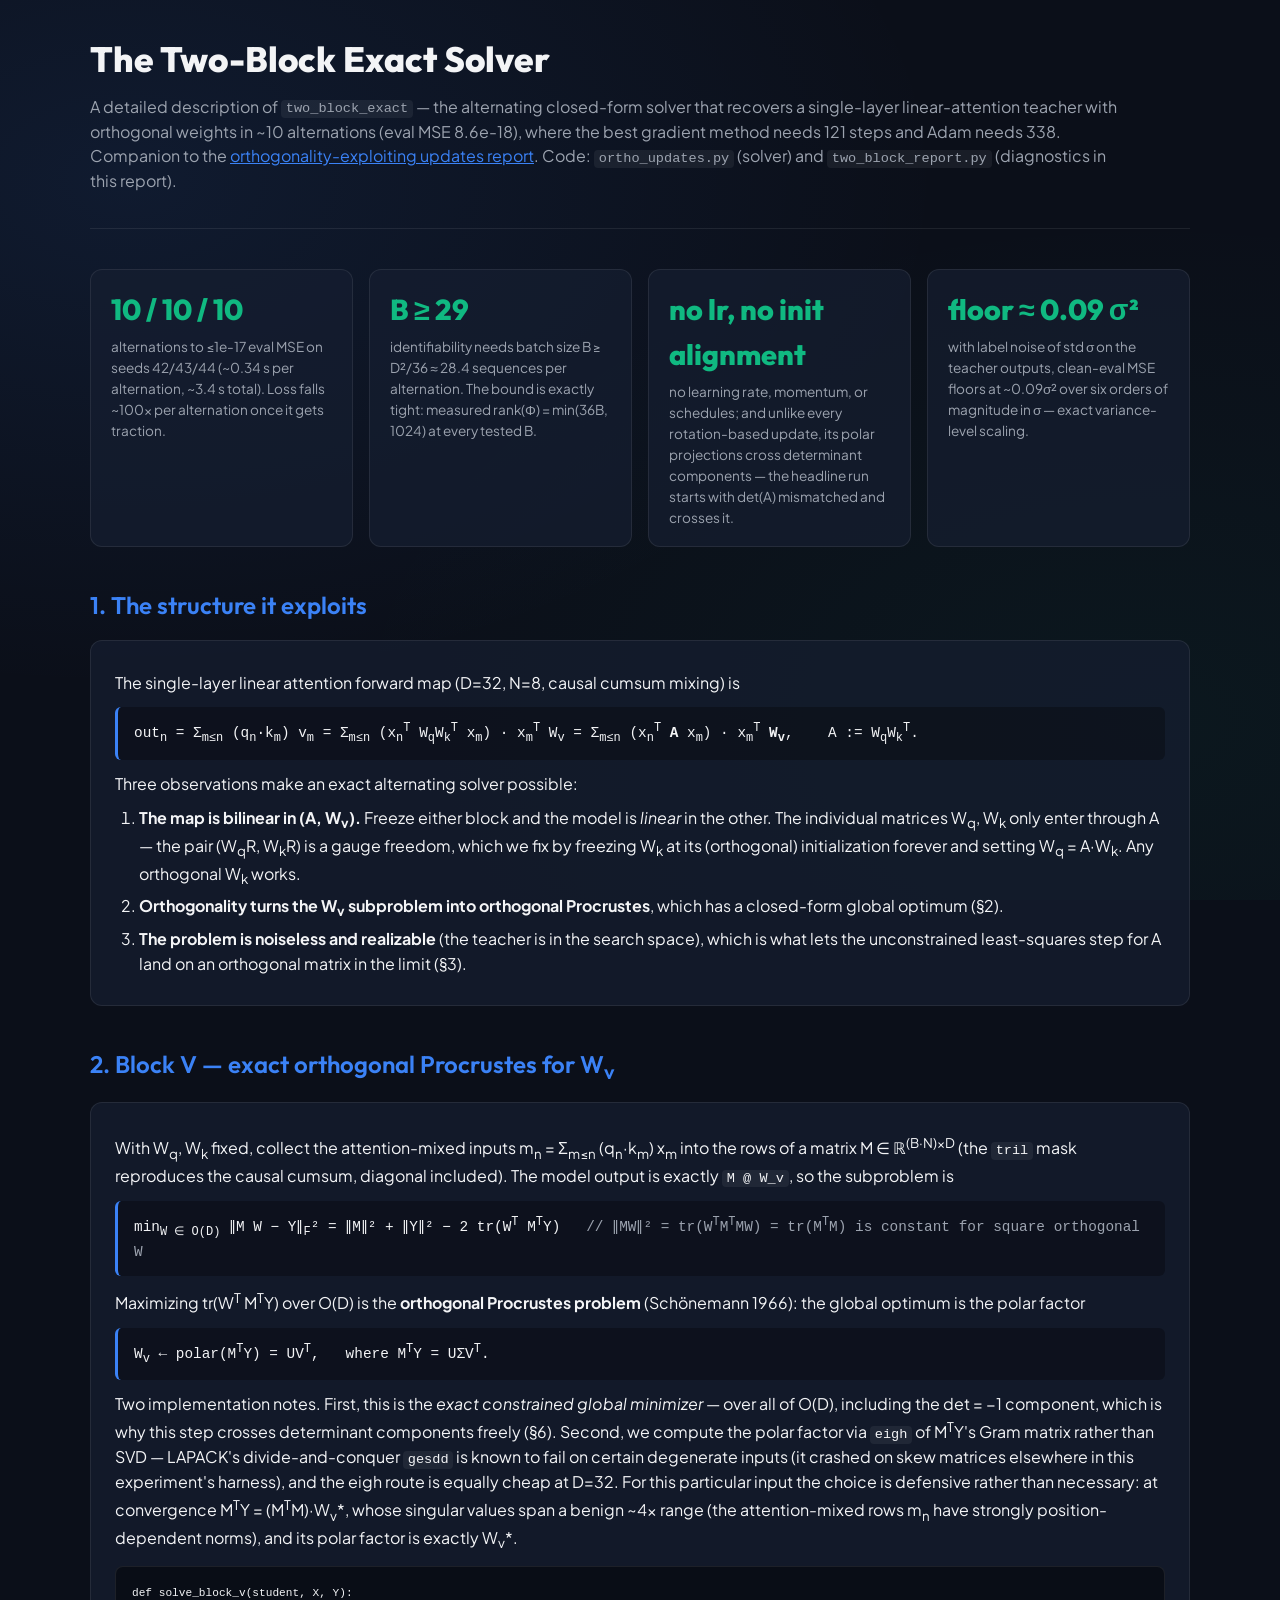
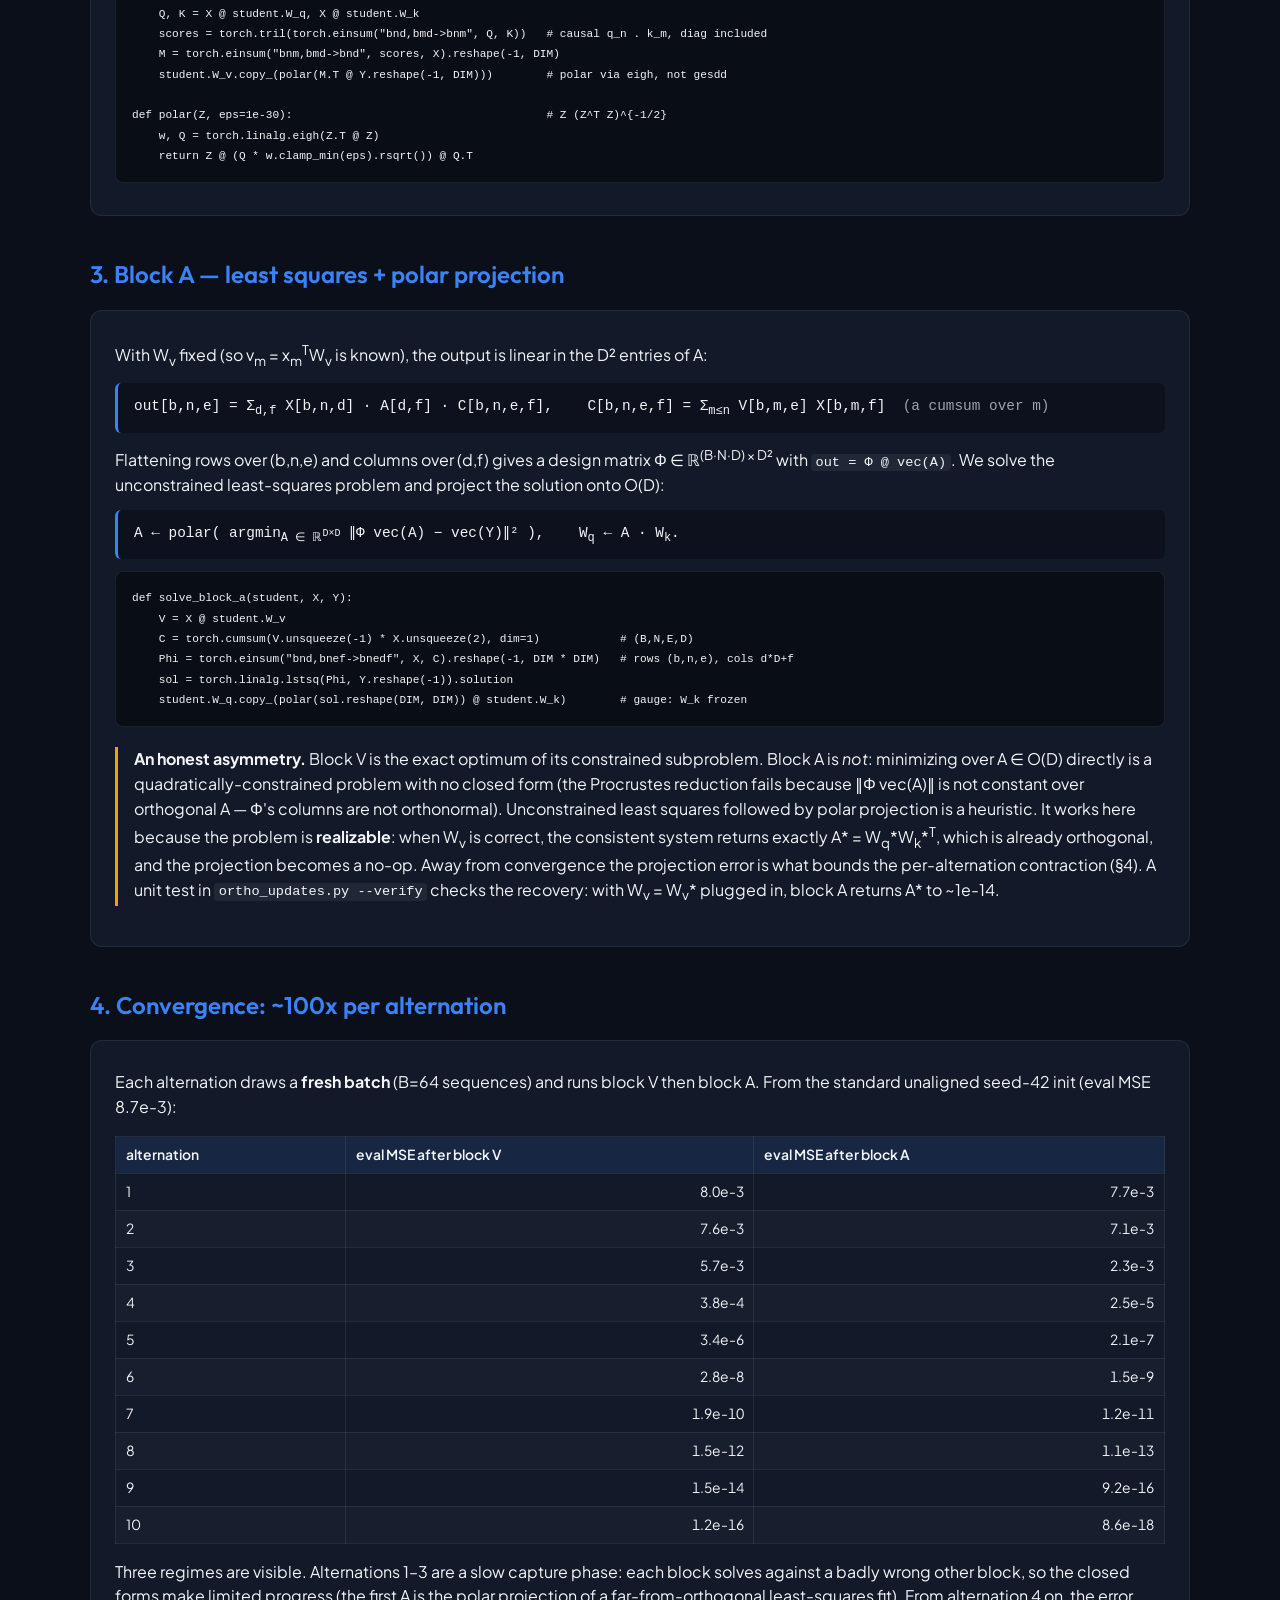
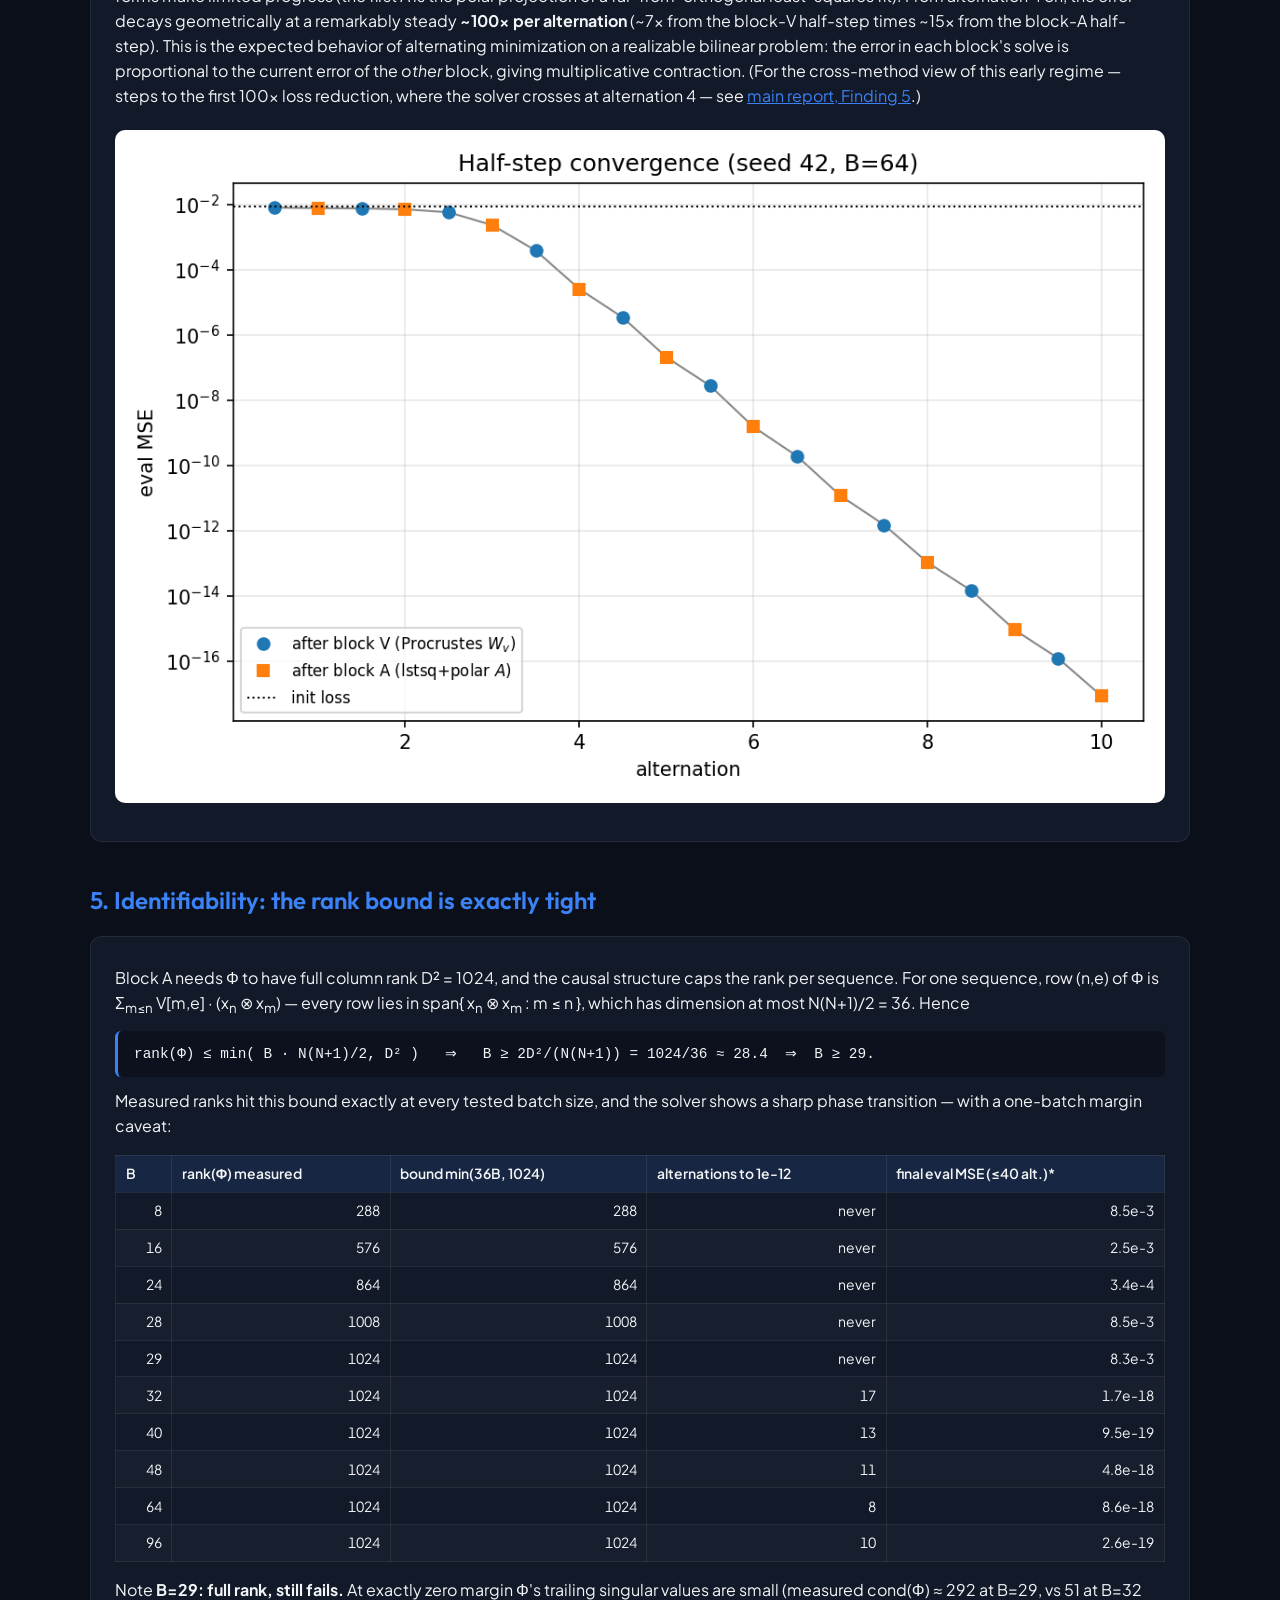
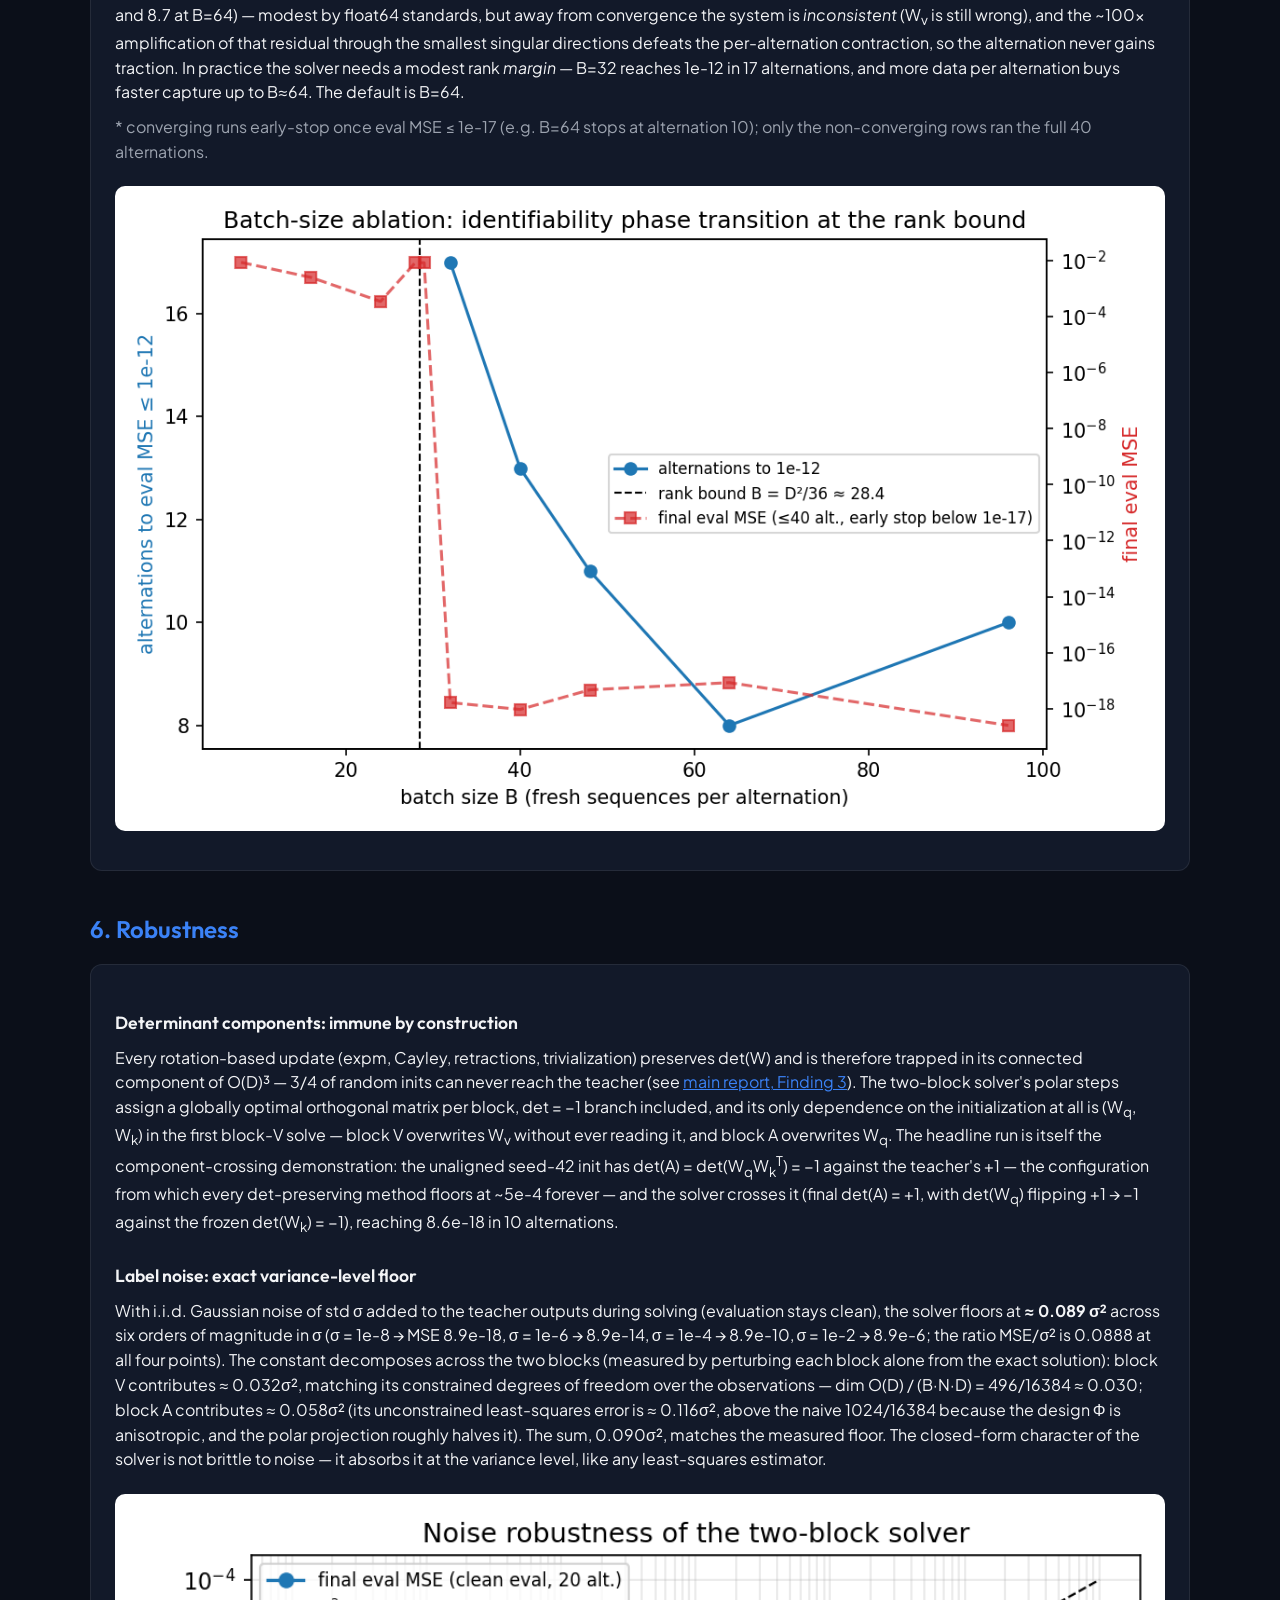
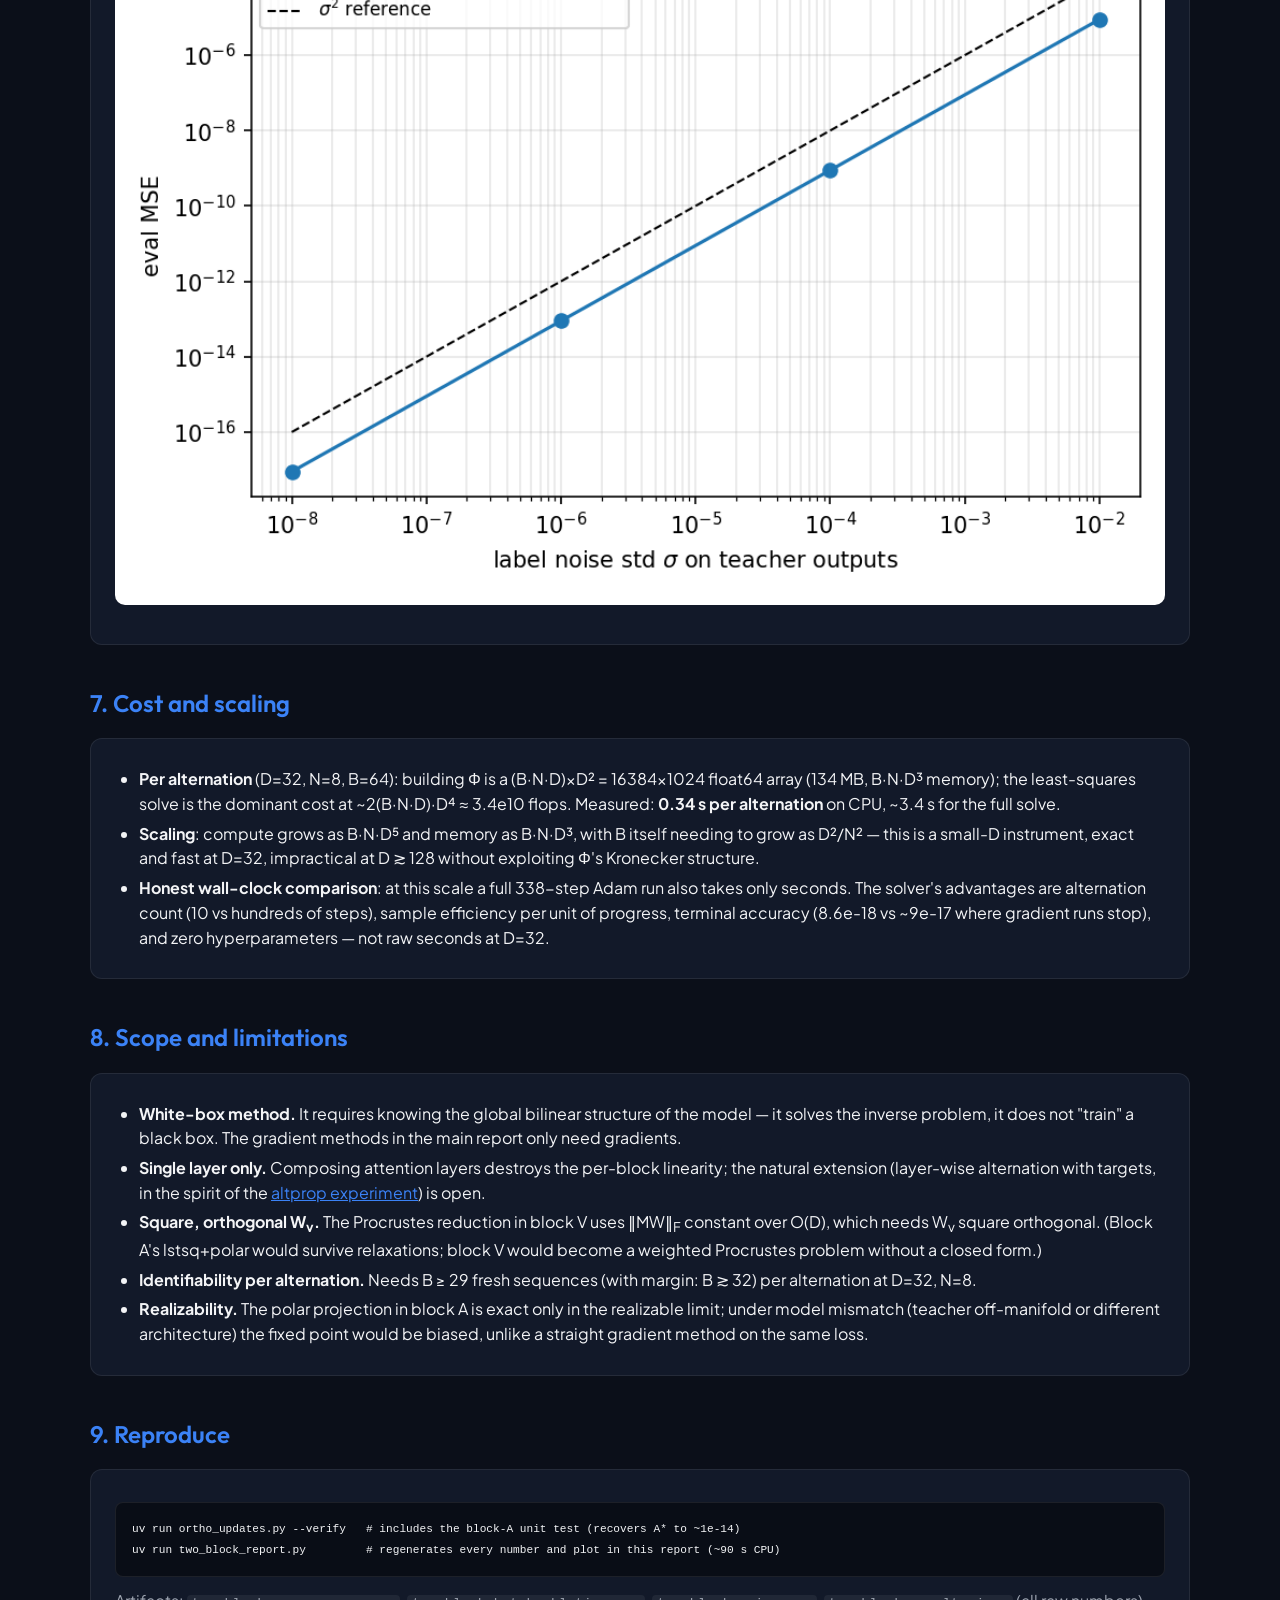
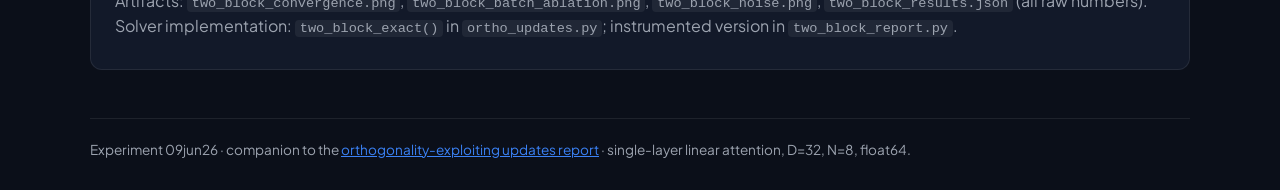
<file: reports/two_block_report.html>
<!DOCTYPE html>
<html lang="en">
<head>
    <meta charset="UTF-8">
    <meta name="viewport" content="width=device-width, initial-scale=1.0">
    <title>The Two-Block Exact Solver — Detailed Report</title>
    <link rel="preconnect" href="https://fonts.googleapis.com">
    <link rel="preconnect" href="https://fonts.gstatic.com" crossorigin>
    <link href="https://fonts.googleapis.com/css2?family=Outfit:wght@300;400;600;800&family=Plus+Jakarta+Sans:wght@300;400;500;700&display=swap" rel="stylesheet">
    <style>
        :root {
            --bg-color: #0b0f19;
            --card-bg: rgba(22, 30, 49, 0.7);
            --card-border: rgba(255, 255, 255, 0.08);
            --text-color: #f3f4f6;
            --text-muted: #9ca3af;
            --accent-primary: #3b82f6;
            --accent-success: #10b981;
            --accent-warn: #f59e0b;
        }
        * { margin: 0; padding: 0; box-sizing: border-box; }
        body {
            background-color: var(--bg-color);
            background-image:
                radial-gradient(at 10% 20%, rgba(59, 130, 246, 0.1) 0px, transparent 50%),
                radial-gradient(at 90% 80%, rgba(16, 185, 129, 0.05) 0px, transparent 50%);
            background-attachment: fixed;
            color: var(--text-color);
            font-family: 'Plus Jakarta Sans', -apple-system, BlinkMacSystemFont, "Segoe UI", Roboto, sans-serif;
            min-height: 100vh;
            padding: 2rem;
            line-height: 1.55;
        }
        .container { max-width: 1100px; margin: 0 auto; }
        header { margin-bottom: 2.5rem; border-bottom: 1px solid var(--card-border); padding-bottom: 1.5rem; }
        h1 { font-family: 'Outfit', sans-serif; font-size: 2.2rem; font-weight: 800; }
        .subtitle { color: var(--text-muted); margin-top: 0.5rem; max-width: 65rem; }
        h2 { font-family: 'Outfit', sans-serif; font-size: 1.5rem; font-weight: 600; margin: 2.5rem 0 1rem; color: var(--accent-primary); }
        h3 { font-family: 'Outfit', sans-serif; font-size: 1.1rem; font-weight: 600; margin: 1.5rem 0 0.5rem; }
        p { margin: 0.6rem 0; }
        .muted { color: var(--text-muted); }
        .card { background: var(--card-bg); border: 1px solid var(--card-border); border-radius: 12px; padding: 1.25rem 1.5rem; margin: 1rem 0; }
        .tldr-grid { display: grid; grid-template-columns: repeat(auto-fit, minmax(240px, 1fr)); gap: 1rem; margin: 1rem 0; }
        .tldr-card { background: var(--card-bg); border: 1px solid var(--card-border); border-radius: 12px; padding: 1.1rem 1.25rem; }
        .tldr-card .big { font-family: 'Outfit', sans-serif; font-size: 1.8rem; font-weight: 800; color: var(--accent-success); }
        .tldr-card .label { color: var(--text-muted); font-size: 0.85rem; margin-top: 0.25rem; }
        table { border-collapse: collapse; width: 100%; margin: 1rem 0; font-size: 0.87rem; }
        th, td { border: 1px solid var(--card-border); padding: 0.45rem 0.6rem; text-align: left; }
        th { background: rgba(59, 130, 246, 0.12); font-weight: 600; }
        tr:nth-child(even) { background: rgba(255,255,255,0.02); }
        td.num { text-align: right; font-variant-numeric: tabular-nums; }
        code, .mono { font-family: ui-monospace, SFMono-Regular, Menlo, monospace; font-size: 0.85em;
            background: rgba(255,255,255,0.06); border-radius: 4px; padding: 0.1em 0.35em; }
        pre { background: rgba(0,0,0,0.45); border: 1px solid var(--card-border); border-radius: 8px;
            padding: 1rem; overflow-x: auto; font-size: 0.82rem; margin: 0.75rem 0; }
        pre code { background: none; padding: 0; }
        img.plot { width: 100%; border-radius: 10px; border: 1px solid var(--card-border); margin: 0.75rem 0; background: #fff; }
        .eq { background: rgba(0,0,0,0.3); border-left: 3px solid var(--accent-primary); border-radius: 6px;
            padding: 0.75rem 1rem; margin: 0.75rem 0; font-family: ui-monospace, SFMono-Regular, Menlo, monospace;
            font-size: 0.9rem; overflow-x: auto; }
        .note { border-left: 3px solid var(--accent-warn); padding-left: 1rem; margin: 1.25rem 0; }
        ul, ol { margin: 0.5rem 0 0.5rem 1.5rem; }
        li { margin: 0.3rem 0; }
        footer { margin-top: 3rem; border-top: 1px solid var(--card-border); padding-top: 1.25rem; color: var(--text-muted); font-size: 0.85rem; }
        a { color: var(--accent-primary); }
    </style>
</head>
<body>
<div class="container">

<header>
    <h1>The Two-Block Exact Solver</h1>
    <p class="subtitle">
        A detailed description of <code>two_block_exact</code> — the alternating closed-form solver that recovers
        a single-layer linear-attention teacher with orthogonal weights in ~10 alternations (eval MSE 8.6e-18),
        where the best gradient method needs 121 steps and Adam needs 338. Companion to the
        <a href="ortho_updates_report.html">orthogonality-exploiting updates report</a>.
        Code: <code>ortho_updates.py</code> (solver) and <code>two_block_report.py</code> (diagnostics in this report).
    </p>
</header>

<div class="tldr-grid">
    <div class="tldr-card">
        <div class="big">10 / 10 / 10</div>
        <div class="label">alternations to ≤1e-17 eval MSE on seeds 42/43/44 (~0.34 s per alternation, ~3.4 s total).
        Loss falls ~100x per alternation once it gets traction.</div>
    </div>
    <div class="tldr-card">
        <div class="big">B ≥ 29</div>
        <div class="label">identifiability needs batch size B ≥ D²/36 ≈ 28.4 sequences per alternation.
        The bound is exactly tight: measured rank(Φ) = min(36B, 1024) at every tested B.</div>
    </div>
    <div class="tldr-card">
        <div class="big">no lr, no init alignment</div>
        <div class="label">no learning rate, momentum, or schedules; and unlike every rotation-based update,
        its polar projections cross determinant components — the headline run starts with det(A) mismatched and crosses it.</div>
    </div>
    <div class="tldr-card">
        <div class="big">floor ≈ 0.09 σ²</div>
        <div class="label">with label noise of std σ on the teacher outputs, clean-eval MSE floors at ~0.09σ²
        over six orders of magnitude in σ — exact variance-level scaling.</div>
    </div>
</div>

<h2>1. The structure it exploits</h2>
<div class="card">
    <p>The single-layer linear attention forward map (D=32, N=8, causal cumsum mixing) is</p>
    <div class="eq">out<sub>n</sub> = Σ<sub>m≤n</sub> (q<sub>n</sub>·k<sub>m</sub>) v<sub>m</sub>
        = Σ<sub>m≤n</sub> (x<sub>n</sub><sup>T</sup> W<sub>q</sub>W<sub>k</sub><sup>T</sup> x<sub>m</sub>) · x<sub>m</sub><sup>T</sup> W<sub>v</sub>
        = Σ<sub>m≤n</sub> (x<sub>n</sub><sup>T</sup> <b>A</b> x<sub>m</sub>) · x<sub>m</sub><sup>T</sup> <b>W<sub>v</sub></b>,
        &nbsp;&nbsp; A := W<sub>q</sub>W<sub>k</sub><sup>T</sup>.</div>
    <p>
        Three observations make an exact alternating solver possible:
    </p>
    <ol>
        <li><b>The map is bilinear in (A, W<sub>v</sub>).</b> Freeze either block and the model is <i>linear</i> in the other.
            The individual matrices W<sub>q</sub>, W<sub>k</sub> only enter through A — the pair (W<sub>q</sub>R, W<sub>k</sub>R)
            is a gauge freedom, which we fix by freezing W<sub>k</sub> at its (orthogonal) initialization forever and
            setting W<sub>q</sub> = A·W<sub>k</sub>. Any orthogonal W<sub>k</sub> works.</li>
        <li><b>Orthogonality turns the W<sub>v</sub> subproblem into orthogonal Procrustes</b>, which has a closed-form
            global optimum (§2).</li>
        <li><b>The problem is noiseless and realizable</b> (the teacher is in the search space), which is what lets the
            unconstrained least-squares step for A land on an orthogonal matrix in the limit (§3).</li>
    </ol>
</div>

<h2>2. Block V — exact orthogonal Procrustes for W<sub>v</sub></h2>
<div class="card">
    <p>With W<sub>q</sub>, W<sub>k</sub> fixed, collect the attention-mixed inputs
        m<sub>n</sub> = Σ<sub>m≤n</sub> (q<sub>n</sub>·k<sub>m</sub>) x<sub>m</sub> into the rows of a matrix
        M ∈ ℝ<sup>(B·N)×D</sup> (the <code>tril</code> mask reproduces the causal cumsum, diagonal included).
        The model output is exactly <code>M @ W_v</code>, so the subproblem is</p>
    <div class="eq">min<sub>W ∈ O(D)</sub> ‖M W − Y‖<sub>F</sub>² = ‖M‖² + ‖Y‖² − 2 tr(W<sup>T</sup> M<sup>T</sup>Y)
        &nbsp;&nbsp;<span class="muted">// ‖MW‖² = tr(W<sup>T</sup>M<sup>T</sup>MW) = tr(M<sup>T</sup>M) is constant for square orthogonal W</span></div>
    <p>
        Maximizing tr(W<sup>T</sup> M<sup>T</sup>Y) over O(D) is the <b>orthogonal Procrustes problem</b> (Schönemann 1966):
        the global optimum is the polar factor
    </p>
    <div class="eq">W<sub>v</sub> ← polar(M<sup>T</sup>Y) = UV<sup>T</sup>, &nbsp; where M<sup>T</sup>Y = UΣV<sup>T</sup>.</div>
    <p>
        Two implementation notes. First, this is the <i>exact constrained global minimizer</i> — over all of O(D),
        including the det = −1 component, which is why this step crosses determinant components freely (§6).
        Second, we compute the polar factor via <code>eigh</code> of M<sup>T</sup>Y's Gram matrix rather than SVD —
        LAPACK's divide-and-conquer <code>gesdd</code> is known to fail on certain degenerate inputs (it crashed on
        skew matrices elsewhere in this experiment's harness), and the eigh route is equally cheap at D=32.
        For this particular input the choice is defensive rather than necessary: at convergence
        M<sup>T</sup>Y = (M<sup>T</sup>M)·W<sub>v</sub>*, whose singular values span a benign ~4x range
        (the attention-mixed rows m<sub>n</sub> have strongly position-dependent norms), and its polar factor
        is exactly W<sub>v</sub>*.
    </p>
<pre><code>def solve_block_v(student, X, Y):
    Q, K = X @ student.W_q, X @ student.W_k
    scores = torch.tril(torch.einsum("bnd,bmd->bnm", Q, K))   # causal q_n . k_m, diag included
    M = torch.einsum("bnm,bmd->bnd", scores, X).reshape(-1, DIM)
    student.W_v.copy_(polar(M.T @ Y.reshape(-1, DIM)))        # polar via eigh, not gesdd

def polar(Z, eps=1e-30):                                      # Z (Z^T Z)^{-1/2}
    w, Q = torch.linalg.eigh(Z.T @ Z)
    return Z @ (Q * w.clamp_min(eps).rsqrt()) @ Q.T</code></pre>
</div>

<h2>3. Block A — least squares + polar projection</h2>
<div class="card">
    <p>With W<sub>v</sub> fixed (so v<sub>m</sub> = x<sub>m</sub><sup>T</sup>W<sub>v</sub> is known), the output is linear in the
        D² entries of A:</p>
    <div class="eq">out[b,n,e] = Σ<sub>d,f</sub> X[b,n,d] · A[d,f] · C[b,n,e,f], &nbsp;&nbsp;
        C[b,n,e,f] = Σ<sub>m≤n</sub> V[b,m,e] X[b,m,f] &nbsp;<span class="muted">(a cumsum over m)</span></div>
    <p>
        Flattening rows over (b,n,e) and columns over (d,f) gives a design matrix
        Φ ∈ ℝ<sup>(B·N·D) × D²</sup> with <code>out = Φ @ vec(A)</code>. We solve the unconstrained least-squares
        problem and project the solution onto O(D):
    </p>
    <div class="eq">A ← polar( argmin<sub>A ∈ ℝ<sup>D×D</sup></sup></sub> ‖Φ vec(A) − vec(Y)‖² ), &nbsp;&nbsp; W<sub>q</sub> ← A · W<sub>k</sub>.</div>
<pre><code>def solve_block_a(student, X, Y):
    V = X @ student.W_v
    C = torch.cumsum(V.unsqueeze(-1) * X.unsqueeze(2), dim=1)            # (B,N,E,D)
    Phi = torch.einsum("bnd,bnef->bnedf", X, C).reshape(-1, DIM * DIM)   # rows (b,n,e), cols d*D+f
    sol = torch.linalg.lstsq(Phi, Y.reshape(-1)).solution
    student.W_q.copy_(polar(sol.reshape(DIM, DIM)) @ student.W_k)        # gauge: W_k frozen</code></pre>
    <div class="note">
        <p>
            <b>An honest asymmetry.</b> Block V is the exact optimum of its constrained subproblem.
            Block A is <i>not</i>: minimizing over A ∈ O(D) directly is a quadratically-constrained problem with no
            closed form (the Procrustes reduction fails because ‖Φ vec(A)‖ is not constant over orthogonal A —
            Φ's columns are not orthonormal). Unconstrained least squares followed by polar projection is a
            heuristic. It works here because the problem is <b>realizable</b>: when W<sub>v</sub> is correct, the
            consistent system returns exactly A* = W<sub>q</sub>*W<sub>k</sub>*<sup>T</sup>, which is already orthogonal,
            and the projection becomes a no-op. Away from convergence the projection error is what bounds the
            per-alternation contraction (§4). A unit test in <code>ortho_updates.py --verify</code> checks the
            recovery: with W<sub>v</sub> = W<sub>v</sub>* plugged in, block A returns A* to ~1e-14.
        </p>
    </div>
</div>

<h2>4. Convergence: ~100x per alternation</h2>
<div class="card">
    <p>
        Each alternation draws a <b>fresh batch</b> (B=64 sequences) and runs block V then block A.
        From the standard unaligned seed-42 init (eval MSE 8.7e-3):
    </p>
    <table>
        <thead><tr><th>alternation</th><th class="num">eval MSE after block V</th><th class="num">eval MSE after block A</th></tr></thead>
        <tbody>
        <tr><td>1</td><td class="num">8.0e-3</td><td class="num">7.7e-3</td></tr>
        <tr><td>2</td><td class="num">7.6e-3</td><td class="num">7.1e-3</td></tr>
        <tr><td>3</td><td class="num">5.7e-3</td><td class="num">2.3e-3</td></tr>
        <tr><td>4</td><td class="num">3.8e-4</td><td class="num">2.5e-5</td></tr>
        <tr><td>5</td><td class="num">3.4e-6</td><td class="num">2.1e-7</td></tr>
        <tr><td>6</td><td class="num">2.8e-8</td><td class="num">1.5e-9</td></tr>
        <tr><td>7</td><td class="num">1.9e-10</td><td class="num">1.2e-11</td></tr>
        <tr><td>8</td><td class="num">1.5e-12</td><td class="num">1.1e-13</td></tr>
        <tr><td>9</td><td class="num">1.5e-14</td><td class="num">9.2e-16</td></tr>
        <tr><td>10</td><td class="num">1.2e-16</td><td class="num">8.6e-18</td></tr>
        </tbody>
    </table>
    <p>
        Three regimes are visible. Alternations 1–3 are a slow capture phase: each block solves against a badly wrong
        other block, so the closed forms make limited progress (the first A is the polar projection of a far-from-orthogonal
        least-squares fit). From alternation 4 on, the error decays geometrically at a remarkably steady <b>~100x per
        alternation</b> (~7x from the block-V half-step times ~15x from the block-A half-step). This is the expected
        behavior of alternating minimization on a realizable bilinear problem: the error in each block's solve is
        proportional to the current error of the <i>other</i> block, giving multiplicative contraction.
        (For the cross-method view of this early regime — steps to the first 100x loss reduction, where the solver
        crosses at alternation 4 — see <a href="ortho_updates_report.html">main report, Finding 5</a>.)
    </p>
    <img class="plot" src="two_block_convergence.png" alt="Half-step eval MSE convergence">
</div>

<h2>5. Identifiability: the rank bound is exactly tight</h2>
<div class="card">
    <p>
        Block A needs Φ to have full column rank D² = 1024, and the causal structure caps the rank per sequence.
        For one sequence, row (n,e) of Φ is Σ<sub>m≤n</sub> V[m,e] · (x<sub>n</sub> ⊗ x<sub>m</sub>) — every row lies in
        span{ x<sub>n</sub> ⊗ x<sub>m</sub> : m ≤ n }, which has dimension at most N(N+1)/2 = 36. Hence
    </p>
    <div class="eq">rank(Φ) ≤ min( B · N(N+1)/2, D² ) &nbsp;&nbsp;⇒&nbsp;&nbsp; B ≥ 2D²/(N(N+1)) = 1024/36 ≈ 28.4 &nbsp;⇒&nbsp; B ≥ 29.</div>
    <p>
        Measured ranks hit this bound exactly at every tested batch size, and the solver shows a sharp phase
        transition — with a one-batch margin caveat:
    </p>
    <table>
        <thead><tr><th class="num">B</th><th class="num">rank(Φ) measured</th><th class="num">bound min(36B, 1024)</th>
            <th class="num">alternations to 1e-12</th><th class="num">final eval MSE (≤40 alt.)*</th></tr></thead>
        <tbody>
        <tr><td class="num">8</td><td class="num">288</td><td class="num">288</td><td class="num">never</td><td class="num">8.5e-3</td></tr>
        <tr><td class="num">16</td><td class="num">576</td><td class="num">576</td><td class="num">never</td><td class="num">2.5e-3</td></tr>
        <tr><td class="num">24</td><td class="num">864</td><td class="num">864</td><td class="num">never</td><td class="num">3.4e-4</td></tr>
        <tr><td class="num">28</td><td class="num">1008</td><td class="num">1008</td><td class="num">never</td><td class="num">8.5e-3</td></tr>
        <tr><td class="num">29</td><td class="num">1024</td><td class="num">1024</td><td class="num">never</td><td class="num">8.3e-3</td></tr>
        <tr><td class="num">32</td><td class="num">1024</td><td class="num">1024</td><td class="num">17</td><td class="num">1.7e-18</td></tr>
        <tr><td class="num">40</td><td class="num">1024</td><td class="num">1024</td><td class="num">13</td><td class="num">9.5e-19</td></tr>
        <tr><td class="num">48</td><td class="num">1024</td><td class="num">1024</td><td class="num">11</td><td class="num">4.8e-18</td></tr>
        <tr><td class="num">64</td><td class="num">1024</td><td class="num">1024</td><td class="num">8</td><td class="num">8.6e-18</td></tr>
        <tr><td class="num">96</td><td class="num">1024</td><td class="num">1024</td><td class="num">10</td><td class="num">2.6e-19</td></tr>
        </tbody>
    </table>
    <p>
        Note <b>B=29: full rank, still fails.</b> At exactly zero margin Φ's trailing singular values are small
        (measured cond(Φ) ≈ 292 at B=29, vs 51 at B=32 and 8.7 at B=64) — modest by float64 standards, but away
        from convergence the system is <i>inconsistent</i> (W<sub>v</sub> is still wrong), and the ~100x amplification
        of that residual through the smallest singular directions defeats the per-alternation contraction, so the
        alternation never gains traction. In practice the solver needs a modest rank <i>margin</i> — B=32 reaches
        1e-12 in 17 alternations, and more data per alternation buys faster capture up to B≈64. The default is B=64.
    </p>
    <p class="muted">* converging runs early-stop once eval MSE ≤ 1e-17 (e.g. B=64 stops at alternation 10);
        only the non-converging rows ran the full 40 alternations.</p>
    <img class="plot" src="two_block_batch_ablation.png" alt="Batch-size ablation with rank bound">
</div>

<h2>6. Robustness</h2>
<div class="card">
    <h3>Determinant components: immune by construction</h3>
    <p>
        Every rotation-based update (expm, Cayley, retractions, trivialization) preserves det(W) and is therefore
        trapped in its connected component of O(D)³ — 3/4 of random inits can never reach the teacher
        (see <a href="ortho_updates_report.html">main report, Finding 3</a>). The two-block solver's polar steps
        assign a globally optimal orthogonal matrix per block, det = −1 branch included, and its only dependence on
        the initialization at all is (W<sub>q</sub>, W<sub>k</sub>) in the first block-V solve — block V overwrites
        W<sub>v</sub> without ever reading it, and block A overwrites W<sub>q</sub>. The headline run is itself the
        component-crossing demonstration: the unaligned seed-42 init has det(A) = det(W<sub>q</sub>W<sub>k</sub><sup>T</sup>) = −1
        against the teacher's +1 — the configuration from which every det-preserving method floors at ~5e-4 forever —
        and the solver crosses it (final det(A) = +1, with det(W<sub>q</sub>) flipping +1 → −1 against the frozen
        det(W<sub>k</sub>) = −1), reaching 8.6e-18 in 10 alternations.
    </p>
    <h3>Label noise: exact variance-level floor</h3>
    <p>
        With i.i.d. Gaussian noise of std σ added to the teacher outputs during solving (evaluation stays clean),
        the solver floors at <b>≈ 0.089 σ²</b> across six orders of magnitude in σ (σ = 1e-8 → MSE 8.9e-18,
        σ = 1e-6 → 8.9e-14, σ = 1e-4 → 8.9e-10, σ = 1e-2 → 8.9e-6; the ratio MSE/σ² is 0.0888 at all four points).
        The constant decomposes across the two blocks (measured by perturbing each block alone from the exact
        solution): block V contributes ≈ 0.032σ², matching its constrained degrees of freedom over the observations
        — dim O(D) / (B·N·D) = 496/16384 ≈ 0.030; block A contributes ≈ 0.058σ² (its unconstrained least-squares
        error is ≈ 0.116σ², above the naive 1024/16384 because the design Φ is anisotropic, and the polar projection
        roughly halves it). The sum, 0.090σ², matches the measured floor. The closed-form character of the solver
        is not brittle to noise — it absorbs it at the variance level, like any least-squares estimator.
    </p>
    <img class="plot" src="two_block_noise.png" alt="Noise robustness">
</div>

<h2>7. Cost and scaling</h2>
<div class="card">
    <ul>
        <li><b>Per alternation</b> (D=32, N=8, B=64): building Φ is a (B·N·D)×D² = 16384×1024 float64 array
            (134 MB, B·N·D³ memory); the least-squares solve is the dominant cost at ~2(B·N·D)·D⁴ ≈ 3.4e10 flops.
            Measured: <b>0.34 s per alternation</b> on CPU, ~3.4 s for the full solve.</li>
        <li><b>Scaling</b>: compute grows as B·N·D⁵ and memory as B·N·D³, with B itself needing to grow as
            D²/N² — this is a small-D instrument, exact and fast at D=32, impractical at D ≳ 128 without
            exploiting Φ's Kronecker structure.</li>
        <li><b>Honest wall-clock comparison</b>: at this scale a full 338-step Adam run also takes only seconds.
            The solver's advantages are alternation count (10 vs hundreds of steps), sample efficiency per unit
            of progress, terminal accuracy (8.6e-18 vs ~9e-17 where gradient runs stop), and zero
            hyperparameters — not raw seconds at D=32.</li>
    </ul>
</div>

<h2>8. Scope and limitations</h2>
<div class="card">
    <ul>
        <li><b>White-box method.</b> It requires knowing the global bilinear structure of the model — it solves
            the inverse problem, it does not "train" a black box. The gradient methods in the main report only
            need gradients.</li>
        <li><b>Single layer only.</b> Composing attention layers destroys the per-block linearity; the natural
            extension (layer-wise alternation with targets, in the spirit of the
            <a href="linattention_report.html">altprop experiment</a>) is open.</li>
        <li><b>Square, orthogonal W<sub>v</sub>.</b> The Procrustes reduction in block V uses ‖MW‖<sub>F</sub> constant
            over O(D), which needs W<sub>v</sub> square orthogonal. (Block A's lstsq+polar would survive relaxations;
            block V would become a weighted Procrustes problem without a closed form.)</li>
        <li><b>Identifiability per alternation.</b> Needs B ≥ 29 fresh sequences (with margin: B ≳ 32) per
            alternation at D=32, N=8.</li>
        <li><b>Realizability.</b> The polar projection in block A is exact only in the realizable limit; under
            model mismatch (teacher off-manifold or different architecture) the fixed point would be biased,
            unlike a straight gradient method on the same loss.</li>
    </ul>
</div>

<h2>9. Reproduce</h2>
<div class="card">
<pre><code>uv run ortho_updates.py --verify   # includes the block-A unit test (recovers A* to ~1e-14)
uv run two_block_report.py         # regenerates every number and plot in this report (~90 s CPU)</code></pre>
<p class="muted">
    Artifacts: <code>two_block_convergence.png</code>, <code>two_block_batch_ablation.png</code>,
    <code>two_block_noise.png</code>, <code>two_block_results.json</code> (all raw numbers).
    Solver implementation: <code>two_block_exact()</code> in <code>ortho_updates.py</code>;
    instrumented version in <code>two_block_report.py</code>.
</p>
</div>

<footer>
    Experiment 09jun26 · companion to the
    <a href="ortho_updates_report.html">orthogonality-exploiting updates report</a> ·
    single-layer linear attention, D=32, N=8, float64.
</footer>

</div>
</body>
</html>
</file>
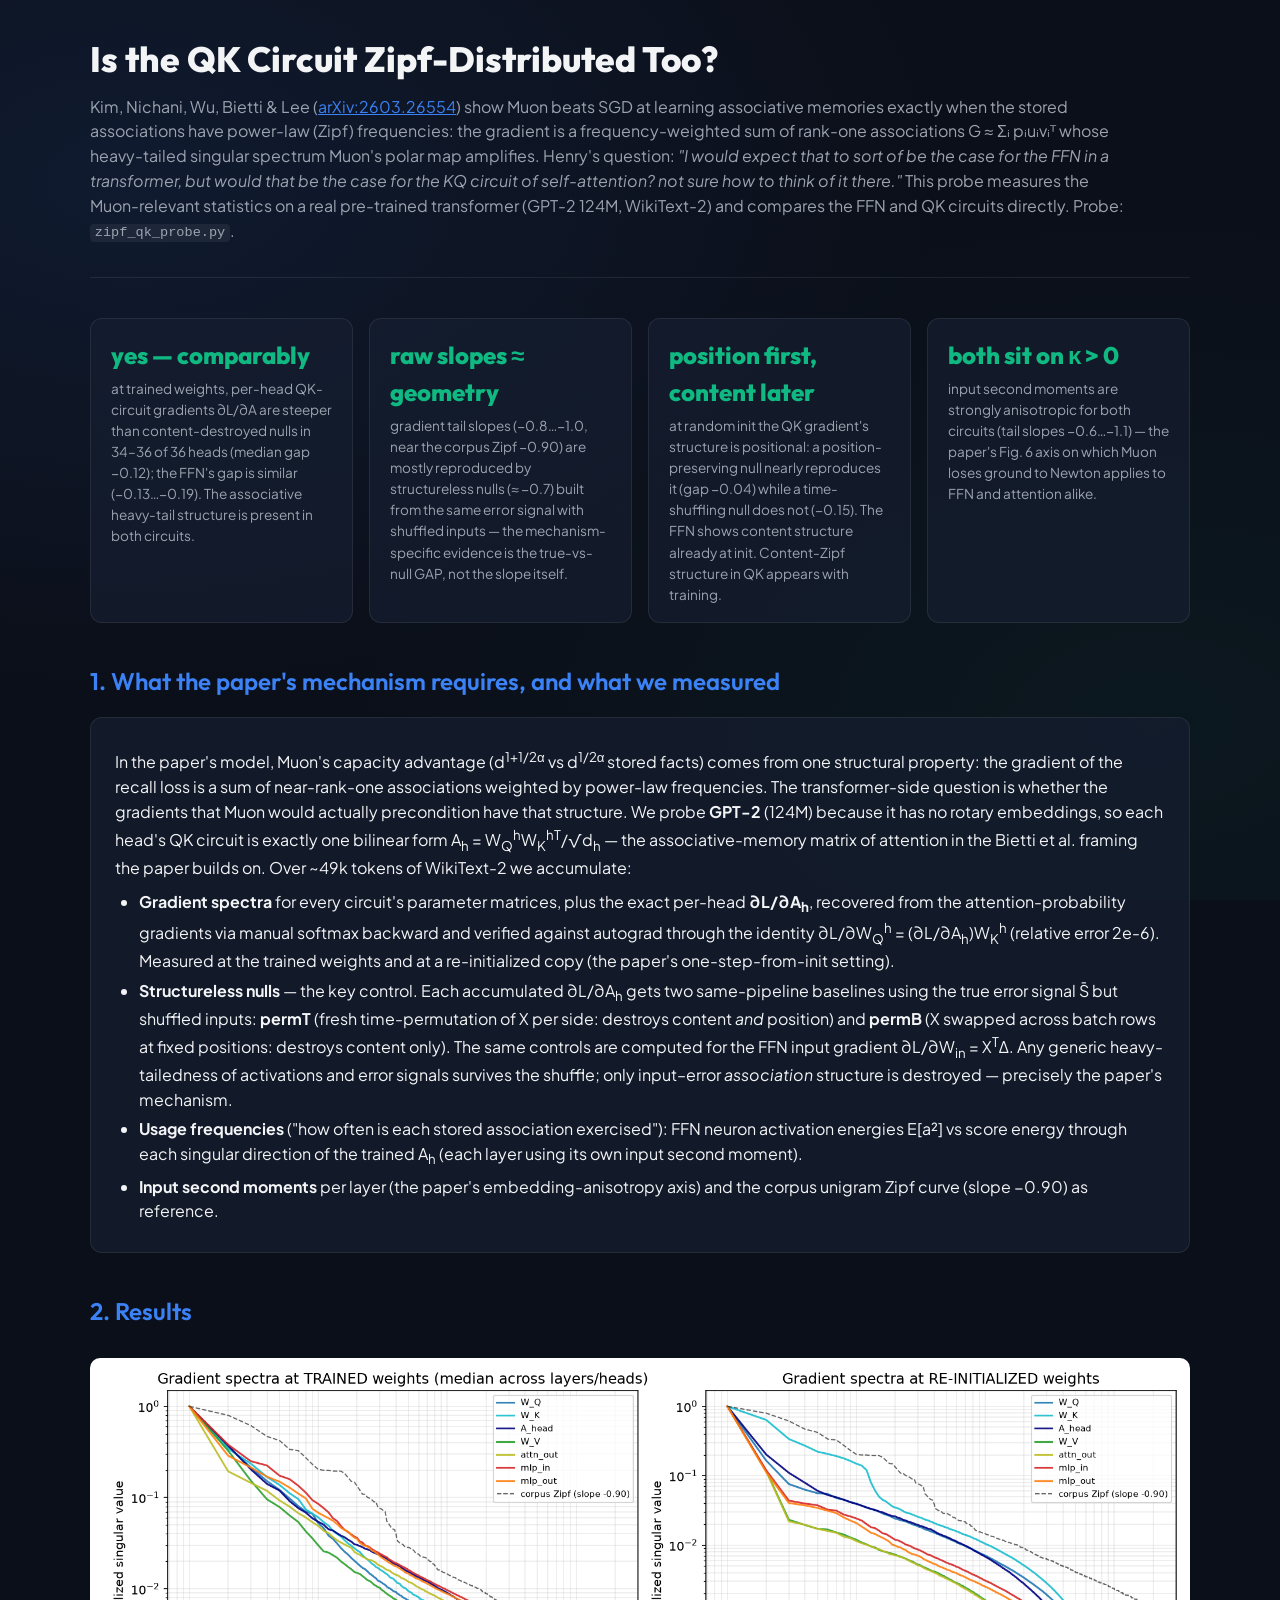
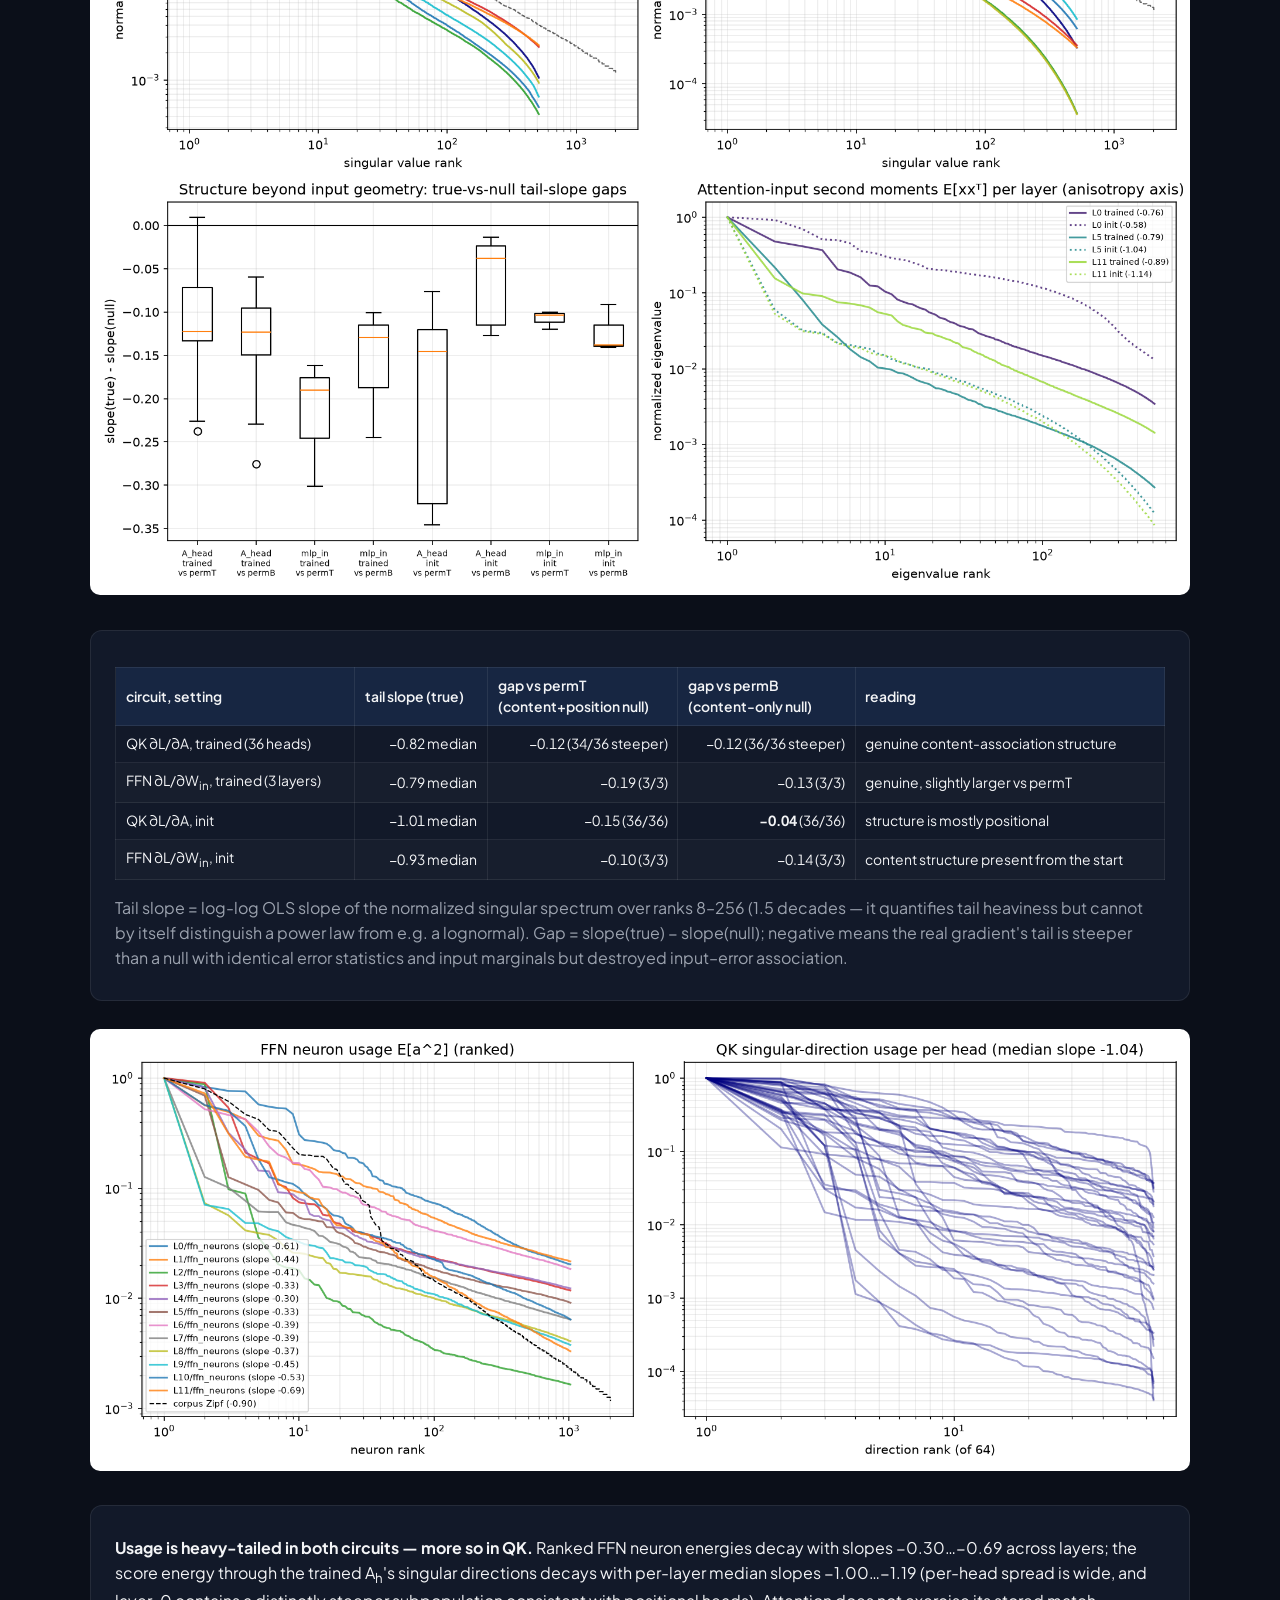
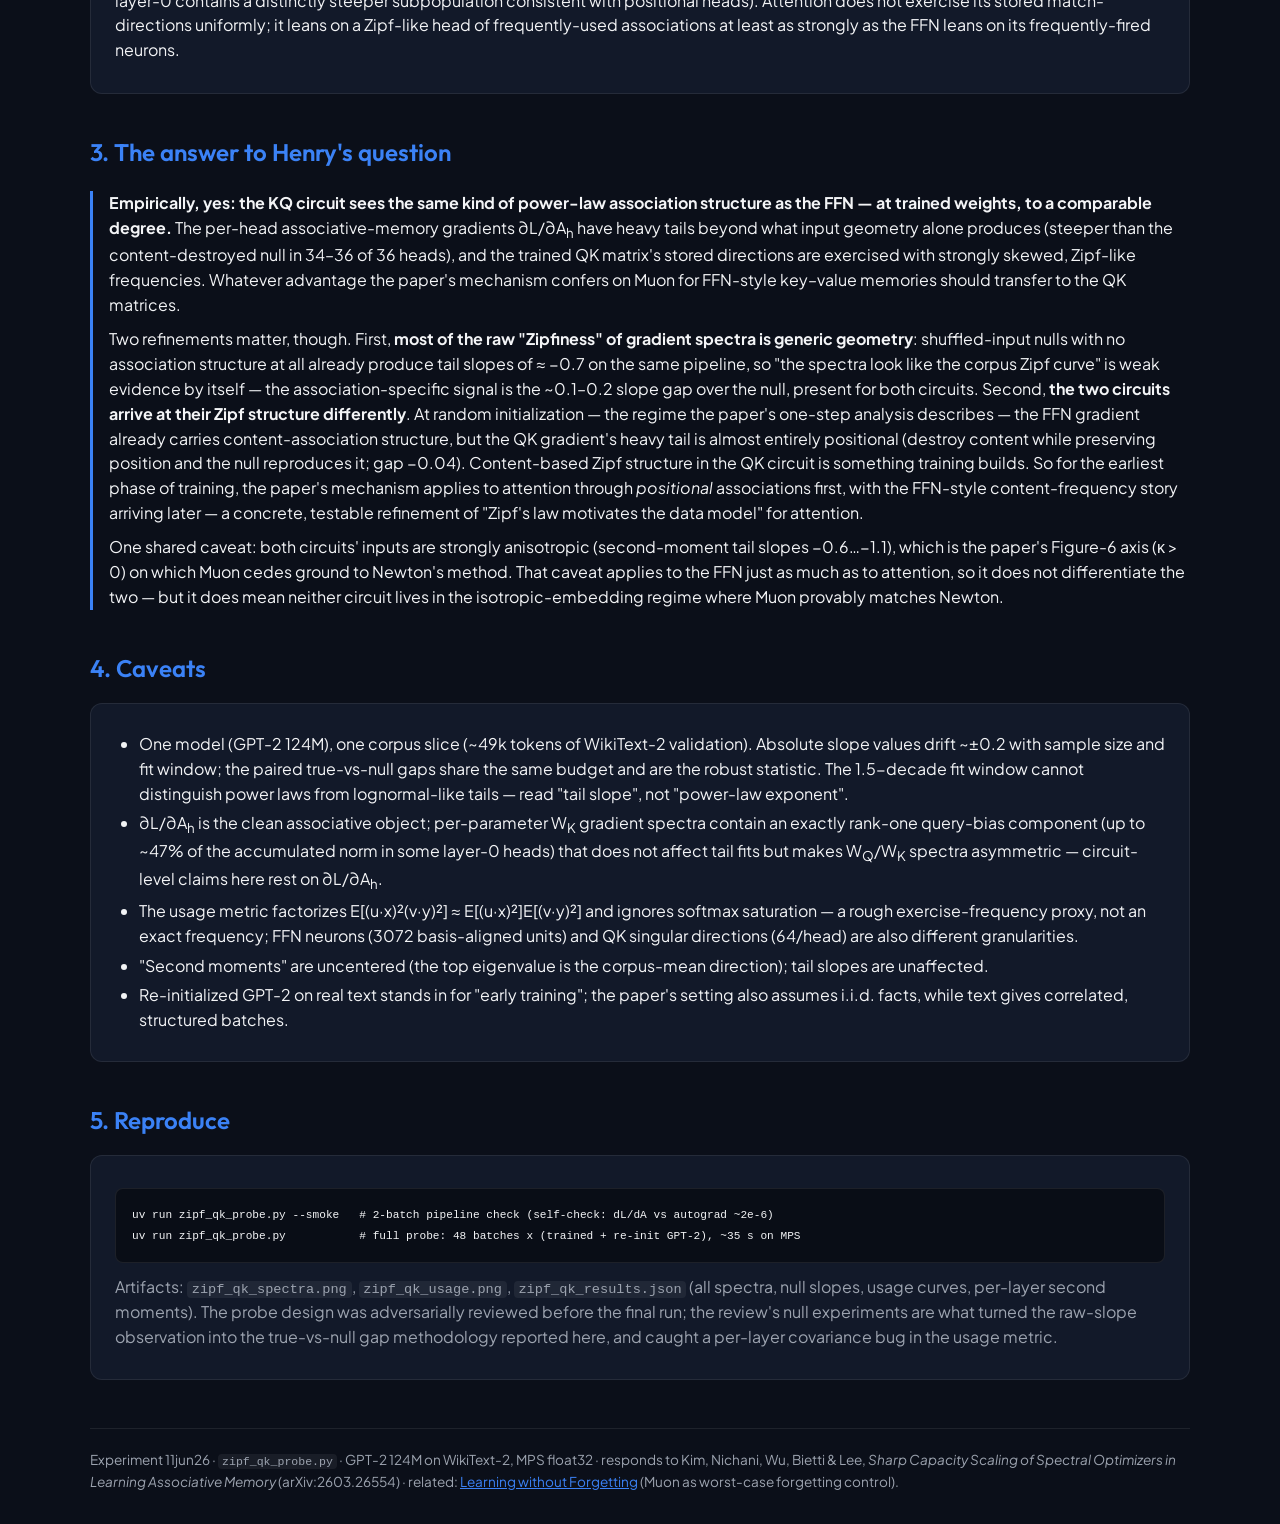
<file: reports/zipf_qk_report.html>
<!DOCTYPE html>
<html lang="en">
<head>
    <meta charset="UTF-8">
    <meta name="viewport" content="width=device-width, initial-scale=1.0">
    <title>Is the QK Circuit Zipf-Distributed Too?</title>
    <link rel="preconnect" href="https://fonts.googleapis.com">
    <link rel="preconnect" href="https://fonts.gstatic.com" crossorigin>
    <link href="https://fonts.googleapis.com/css2?family=Outfit:wght@300;400;600;800&family=Plus+Jakarta+Sans:wght@300;400;500;700&display=swap" rel="stylesheet">
    <style>
        :root {
            --bg-color: #0b0f19;
            --card-bg: rgba(22, 30, 49, 0.7);
            --card-border: rgba(255, 255, 255, 0.08);
            --text-color: #f3f4f6;
            --text-muted: #9ca3af;
            --accent-primary: #3b82f6;
            --accent-success: #10b981;
            --accent-warn: #f59e0b;
        }
        * { margin: 0; padding: 0; box-sizing: border-box; }
        body {
            background-color: var(--bg-color);
            background-image:
                radial-gradient(at 10% 20%, rgba(59, 130, 246, 0.1) 0px, transparent 50%),
                radial-gradient(at 90% 80%, rgba(16, 185, 129, 0.05) 0px, transparent 50%);
            background-attachment: fixed;
            color: var(--text-color);
            font-family: 'Plus Jakarta Sans', -apple-system, BlinkMacSystemFont, "Segoe UI", Roboto, sans-serif;
            min-height: 100vh;
            padding: 2rem;
            line-height: 1.55;
        }
        .container { max-width: 1100px; margin: 0 auto; }
        header { margin-bottom: 2.5rem; border-bottom: 1px solid var(--card-border); padding-bottom: 1.5rem; }
        h1 { font-family: 'Outfit', sans-serif; font-size: 2.2rem; font-weight: 800; }
        .subtitle { color: var(--text-muted); margin-top: 0.5rem; max-width: 65rem; }
        h2 { font-family: 'Outfit', sans-serif; font-size: 1.5rem; font-weight: 600; margin: 2.5rem 0 1rem; color: var(--accent-primary); }
        p { margin: 0.6rem 0; }
        .muted { color: var(--text-muted); }
        .card { background: var(--card-bg); border: 1px solid var(--card-border); border-radius: 12px; padding: 1.25rem 1.5rem; margin: 1rem 0; }
        .tldr-grid { display: grid; grid-template-columns: repeat(auto-fit, minmax(240px, 1fr)); gap: 1rem; margin: 1rem 0; }
        .tldr-card { background: var(--card-bg); border: 1px solid var(--card-border); border-radius: 12px; padding: 1.1rem 1.25rem; }
        .tldr-card .big { font-family: 'Outfit', sans-serif; font-size: 1.5rem; font-weight: 800; color: var(--accent-success); }
        .tldr-card .label { color: var(--text-muted); font-size: 0.85rem; margin-top: 0.25rem; }
        table { border-collapse: collapse; width: 100%; margin: 1rem 0; font-size: 0.87rem; }
        th, td { border: 1px solid var(--card-border); padding: 0.45rem 0.6rem; text-align: left; }
        th { background: rgba(59, 130, 246, 0.12); font-weight: 600; }
        tr:nth-child(even) { background: rgba(255,255,255,0.02); }
        td.num { text-align: right; font-variant-numeric: tabular-nums; }
        code { font-family: ui-monospace, SFMono-Regular, Menlo, monospace; font-size: 0.85em;
            background: rgba(255,255,255,0.06); border-radius: 4px; padding: 0.1em 0.35em; }
        pre { background: rgba(0,0,0,0.45); border: 1px solid var(--card-border); border-radius: 8px;
            padding: 1rem; overflow-x: auto; font-size: 0.82rem; margin: 0.75rem 0; }
        pre code { background: none; padding: 0; }
        img.plot { width: 100%; border-radius: 10px; border: 1px solid var(--card-border); margin: 0.75rem 0; background: #fff; }
        .eq { background: rgba(0,0,0,0.3); border-left: 3px solid var(--accent-primary); border-radius: 6px;
            padding: 0.75rem 1rem; margin: 0.75rem 0; font-family: ui-monospace, SFMono-Regular, Menlo, monospace;
            font-size: 0.9rem; overflow-x: auto; }
        .finding { border-left: 3px solid var(--accent-primary); padding-left: 1rem; margin: 1.25rem 0; }
        .finding.warn { border-left-color: var(--accent-warn); }
        ul, ol { margin: 0.5rem 0 0.5rem 1.5rem; }
        li { margin: 0.3rem 0; }
        footer { margin-top: 3rem; border-top: 1px solid var(--card-border); padding-top: 1.25rem; color: var(--text-muted); font-size: 0.85rem; }
        a { color: var(--accent-primary); }
    </style>
</head>
<body>
<div class="container">

<header>
    <h1>Is the QK Circuit Zipf-Distributed Too?</h1>
    <p class="subtitle">
        Kim, Nichani, Wu, Bietti &amp; Lee (<a href="https://arxiv.org/abs/2603.26554">arXiv:2603.26554</a>) show
        Muon beats SGD at learning associative memories exactly when the stored associations have power-law
        (Zipf) frequencies: the gradient is a frequency-weighted sum of rank-one associations
        G ≈ Σᵢ pᵢuᵢvᵢᵀ whose heavy-tailed singular spectrum Muon's polar map amplifies.
        Henry's question: <i>"I would expect that to sort of be the case for the FFN in a transformer, but would
        that be the case for the KQ circuit of self-attention? not sure how to think of it there."</i>
        This probe measures the Muon-relevant statistics on a real pre-trained transformer (GPT-2 124M,
        WikiText-2) and compares the FFN and QK circuits directly. Probe: <code>zipf_qk_probe.py</code>.
    </p>
</header>

<div class="tldr-grid">
    <div class="tldr-card">
        <div class="big">yes — comparably</div>
        <div class="label">at trained weights, per-head QK-circuit gradients ∂L/∂A are steeper than
        content-destroyed nulls in 34–36 of 36 heads (median gap −0.12); the FFN's gap is similar
        (−0.13…−0.19). The associative heavy-tail structure is present in both circuits.</div>
    </div>
    <div class="tldr-card">
        <div class="big">raw slopes ≈ geometry</div>
        <div class="label">gradient tail slopes (−0.8…−1.0, near the corpus Zipf −0.90) are mostly reproduced
        by structureless nulls (≈ −0.7) built from the same error signal with shuffled inputs — the
        mechanism-specific evidence is the true-vs-null GAP, not the slope itself.</div>
    </div>
    <div class="tldr-card">
        <div class="big">position first, content later</div>
        <div class="label">at random init the QK gradient's structure is positional: a position-preserving null
        nearly reproduces it (gap −0.04) while a time-shuffling null does not (−0.15). The FFN shows
        content structure already at init. Content-Zipf structure in QK appears with training.</div>
    </div>
    <div class="tldr-card">
        <div class="big">both sit on κ &gt; 0</div>
        <div class="label">input second moments are strongly anisotropic for both circuits (tail slopes
        −0.6…−1.1) — the paper's Fig. 6 axis on which Muon loses ground to Newton applies to FFN and
        attention alike.</div>
    </div>
</div>

<h2>1. What the paper's mechanism requires, and what we measured</h2>
<div class="card">
    <p>
        In the paper's model, Muon's capacity advantage (d<sup>1+1/2α</sup> vs d<sup>1/2α</sup> stored facts)
        comes from one structural property: the gradient of the recall loss is a sum of near-rank-one
        associations weighted by power-law frequencies. The transformer-side question is whether the gradients
        that Muon would actually precondition have that structure. We probe <b>GPT-2</b> (124M) because it has
        no rotary embeddings, so each head's QK circuit is exactly one bilinear form
        A<sub>h</sub> = W<sub>Q</sub><sup>h</sup>W<sub>K</sub><sup>hT</sup>/√d<sub>h</sub> — the associative-memory
        matrix of attention in the Bietti et al. framing the paper builds on. Over ~49k tokens of WikiText-2 we
        accumulate:
    </p>
    <ul>
        <li><b>Gradient spectra</b> for every circuit's parameter matrices, plus the exact per-head
            <b>∂L/∂A<sub>h</sub></b>, recovered from the attention-probability gradients via manual softmax
            backward and verified against autograd through the identity
            ∂L/∂W<sub>Q</sub><sup>h</sup> = (∂L/∂A<sub>h</sub>)W<sub>K</sub><sup>h</sup> (relative error 2e-6).
            Measured at the trained weights and at a re-initialized copy (the paper's one-step-from-init setting).</li>
        <li><b>Structureless nulls</b> — the key control. Each accumulated ∂L/∂A<sub>h</sub> gets two
            same-pipeline baselines using the true error signal S̄ but shuffled inputs:
            <b>permT</b> (fresh time-permutation of X per side: destroys content <i>and</i> position) and
            <b>permB</b> (X swapped across batch rows at fixed positions: destroys content only).
            The same controls are computed for the FFN input gradient ∂L/∂W<sub>in</sub> = X<sup>T</sup>Δ.
            Any generic heavy-tailedness of activations and error signals survives the shuffle; only
            input–error <i>association</i> structure is destroyed — precisely the paper's mechanism.</li>
        <li><b>Usage frequencies</b> ("how often is each stored association exercised"): FFN neuron activation
            energies E[a²] vs score energy through each singular direction of the trained A<sub>h</sub>
            (each layer using its own input second moment).</li>
        <li><b>Input second moments</b> per layer (the paper's embedding-anisotropy axis) and the corpus
            unigram Zipf curve (slope −0.90) as reference.</li>
    </ul>
</div>

<h2>2. Results</h2>
<img class="plot" src="zipf_qk_spectra.png" alt="Gradient spectra, true-vs-null gaps, input second moments">
<div class="card">
    <table>
        <thead><tr><th>circuit, setting</th><th class="num">tail slope (true)</th>
            <th class="num">gap vs permT<br>(content+position null)</th>
            <th class="num">gap vs permB<br>(content-only null)</th><th>reading</th></tr></thead>
        <tbody>
        <tr><td>QK ∂L/∂A, trained (36 heads)</td><td class="num">−0.82 median</td>
            <td class="num">−0.12 (34/36 steeper)</td><td class="num">−0.12 (36/36 steeper)</td>
            <td>genuine content-association structure</td></tr>
        <tr><td>FFN ∂L/∂W<sub>in</sub>, trained (3 layers)</td><td class="num">−0.79 median</td>
            <td class="num">−0.19 (3/3)</td><td class="num">−0.13 (3/3)</td>
            <td>genuine, slightly larger vs permT</td></tr>
        <tr><td>QK ∂L/∂A, init</td><td class="num">−1.01 median</td>
            <td class="num">−0.15 (36/36)</td><td class="num"><b>−0.04</b> (36/36)</td>
            <td>structure is mostly positional</td></tr>
        <tr><td>FFN ∂L/∂W<sub>in</sub>, init</td><td class="num">−0.93 median</td>
            <td class="num">−0.10 (3/3)</td><td class="num">−0.14 (3/3)</td>
            <td>content structure present from the start</td></tr>
        </tbody>
    </table>
    <p class="muted">Tail slope = log-log OLS slope of the normalized singular spectrum over ranks 8–256
    (1.5 decades — it quantifies tail heaviness but cannot by itself distinguish a power law from e.g. a
    lognormal). Gap = slope(true) − slope(null); negative means the real gradient's tail is steeper than a null
    with identical error statistics and input marginals but destroyed input–error association.</p>
</div>
<img class="plot" src="zipf_qk_usage.png" alt="FFN neuron usage vs QK direction usage">
<div class="card">
    <p>
        <b>Usage is heavy-tailed in both circuits — more so in QK.</b> Ranked FFN neuron energies decay with
        slopes −0.30…−0.69 across layers; the score energy through the trained A<sub>h</sub>'s singular
        directions decays with per-layer median slopes −1.00…−1.19 (per-head spread is wide, and layer-0
        contains a distinctly steeper subpopulation consistent with positional heads). Attention does not
        exercise its stored match-directions uniformly; it leans on a Zipf-like head of frequently-used
        associations at least as strongly as the FFN leans on its frequently-fired neurons.
    </p>
</div>

<h2>3. The answer to Henry's question</h2>
<div class="finding">
    <p>
        <b>Empirically, yes: the KQ circuit sees the same kind of power-law association structure as the FFN —
        at trained weights, to a comparable degree.</b> The per-head associative-memory gradients ∂L/∂A<sub>h</sub>
        have heavy tails beyond what input geometry alone produces (steeper than the content-destroyed null in
        34–36 of 36 heads), and the trained QK matrix's stored directions are exercised with strongly
        skewed, Zipf-like frequencies. Whatever advantage the paper's mechanism confers on Muon for FFN-style
        key–value memories should transfer to the QK matrices.
    </p>
    <p>
        Two refinements matter, though. First, <b>most of the raw "Zipfiness" of gradient spectra is generic
        geometry</b>: shuffled-input nulls with no association structure at all already produce tail slopes of
        ≈ −0.7 on the same pipeline, so "the spectra look like the corpus Zipf curve" is weak evidence by
        itself — the association-specific signal is the ~0.1–0.2 slope gap over the null, present for both
        circuits. Second, <b>the two circuits arrive at their Zipf structure differently</b>. At random
        initialization — the regime the paper's one-step analysis describes — the FFN gradient already carries
        content-association structure, but the QK gradient's heavy tail is almost entirely positional (destroy
        content while preserving position and the null reproduces it; gap −0.04). Content-based Zipf structure
        in the QK circuit is something training builds. So for the earliest phase of training, the paper's
        mechanism applies to attention through <i>positional</i> associations first, with the FFN-style
        content-frequency story arriving later — a concrete, testable refinement of "Zipf's law motivates the
        data model" for attention.
    </p>
    <p>
        One shared caveat: both circuits' inputs are strongly anisotropic (second-moment tail slopes −0.6…−1.1),
        which is the paper's Figure-6 axis (κ &gt; 0) on which Muon cedes ground to Newton's method. That caveat
        applies to the FFN just as much as to attention, so it does not differentiate the two — but it does mean
        neither circuit lives in the isotropic-embedding regime where Muon provably matches Newton.
    </p>
</div>

<h2>4. Caveats</h2>
<div class="card">
    <ul>
        <li>One model (GPT-2 124M), one corpus slice (~49k tokens of WikiText-2 validation). Absolute slope
            values drift ~±0.2 with sample size and fit window; the paired true-vs-null gaps share the same
            budget and are the robust statistic. The 1.5-decade fit window cannot distinguish power laws from
            lognormal-like tails — read "tail slope", not "power-law exponent".</li>
        <li>∂L/∂A<sub>h</sub> is the clean associative object; per-parameter W<sub>K</sub> gradient spectra
            contain an exactly rank-one query-bias component (up to ~47% of the accumulated norm in some layer-0
            heads) that does not affect tail fits but makes W<sub>Q</sub>/W<sub>K</sub> spectra asymmetric —
            circuit-level claims here rest on ∂L/∂A<sub>h</sub>.</li>
        <li>The usage metric factorizes E[(u·x)²(v·y)²] ≈ E[(u·x)²]E[(v·y)²] and ignores softmax saturation —
            a rough exercise-frequency proxy, not an exact frequency; FFN neurons (3072 basis-aligned units) and
            QK singular directions (64/head) are also different granularities.</li>
        <li>"Second moments" are uncentered (the top eigenvalue is the corpus-mean direction); tail slopes are
            unaffected.</li>
        <li>Re-initialized GPT-2 on real text stands in for "early training"; the paper's setting also assumes
            i.i.d. facts, while text gives correlated, structured batches.</li>
    </ul>
</div>

<h2>5. Reproduce</h2>
<div class="card">
<pre><code>uv run zipf_qk_probe.py --smoke   # 2-batch pipeline check (self-check: dL/dA vs autograd ~2e-6)
uv run zipf_qk_probe.py           # full probe: 48 batches x (trained + re-init GPT-2), ~35 s on MPS</code></pre>
<p class="muted">
    Artifacts: <code>zipf_qk_spectra.png</code>, <code>zipf_qk_usage.png</code>,
    <code>zipf_qk_results.json</code> (all spectra, null slopes, usage curves, per-layer second moments).
    The probe design was adversarially reviewed before the final run; the review's null experiments are what
    turned the raw-slope observation into the true-vs-null gap methodology reported here, and caught a
    per-layer covariance bug in the usage metric.
</p>
</div>

<footer>
    Experiment 11jun26 · <code>zipf_qk_probe.py</code> · GPT-2 124M on WikiText-2, MPS float32 ·
    responds to Kim, Nichani, Wu, Bietti &amp; Lee, <i>Sharp Capacity Scaling of Spectral Optimizers in Learning
    Associative Memory</i> (arXiv:2603.26554) · related:
    <a href="forgetting_report.html">Learning without Forgetting</a> (Muon as worst-case forgetting control).
</footer>

</div>
</body>
</html>
</file>
<file: notepad-transcription/styles.css>
:root {
  color-scheme: light;
  --ink: #171915;
  --muted: #66685f;
  --paper: #f4f0e7;
  --paper-deep: #e9e3d7;
  --card: #fffdf7;
  --acid: #e6ff59;
  --amber: #f2b84b;
  --amber-deep: #b56c12;
  --rule: rgba(23, 25, 21, 0.15);
  --shadow: 0 24px 70px rgba(36, 29, 18, 0.12);
}

* {
  box-sizing: border-box;
}

html {
  scroll-behavior: smooth;
}

body {
  margin: 0;
  min-width: 320px;
  background:
    radial-gradient(circle at 84% 4%, rgba(230, 255, 89, 0.2), transparent 24rem),
    linear-gradient(180deg, #f8f5ee 0%, var(--paper) 68%, #eee8dc 100%);
  color: var(--ink);
  font-family: "Avenir Next", Avenir, "Helvetica Neue", Arial, sans-serif;
  -webkit-font-smoothing: antialiased;
}

button,
summary,
a {
  -webkit-tap-highlight-color: transparent;
}

button {
  font: inherit;
}

.skip-link {
  position: fixed;
  z-index: 100;
  top: 1rem;
  left: 1rem;
  padding: 0.75rem 1rem;
  border-radius: 999px;
  background: var(--ink);
  color: white;
  transform: translateY(-160%);
  transition: transform 160ms ease;
}

.skip-link:focus {
  transform: translateY(0);
}

.site-header {
  width: min(1280px, calc(100% - 40px));
  margin: 0 auto;
  padding: 28px 0 18px;
  display: flex;
  align-items: center;
  justify-content: space-between;
  border-bottom: 1px solid var(--rule);
}

.brand {
  display: inline-flex;
  align-items: center;
  gap: 10px;
  color: inherit;
  font-size: 0.77rem;
  font-weight: 700;
  letter-spacing: 0.08em;
  text-decoration: none;
  text-transform: uppercase;
}

.brand-mark {
  width: 34px;
  height: 34px;
  display: grid;
  place-items: center;
  border: 1px solid var(--ink);
  border-radius: 50%;
  font-family: ui-monospace, SFMono-Regular, Menlo, monospace;
  font-size: 0.68rem;
}

.header-meta {
  display: flex;
  align-items: center;
  gap: 8px;
  color: var(--muted);
  font-family: ui-monospace, SFMono-Regular, Menlo, monospace;
  font-size: 0.69rem;
  letter-spacing: 0.06em;
  text-transform: uppercase;
}

.live-dot {
  width: 8px;
  height: 8px;
  border-radius: 50%;
  background: #77a527;
  box-shadow: 0 0 0 5px rgba(119, 165, 39, 0.14);
}

main {
  width: min(1280px, calc(100% - 40px));
  margin: 0 auto;
}

.intro {
  display: grid;
  grid-template-columns: minmax(0, 1.25fr) minmax(290px, 0.75fr);
  gap: clamp(32px, 7vw, 108px);
  align-items: end;
  padding: clamp(68px, 9vw, 132px) 0 clamp(48px, 6vw, 84px);
}

.eyebrow,
.micro-label {
  margin: 0 0 14px;
  color: var(--amber-deep);
  font-family: ui-monospace, SFMono-Regular, Menlo, monospace;
  font-size: 0.68rem;
  font-weight: 700;
  letter-spacing: 0.11em;
  text-transform: uppercase;
}

h1,
h2,
p {
  margin-top: 0;
}

h1 {
  margin-bottom: 0;
  font-family: Georgia, "Times New Roman", serif;
  font-size: clamp(3.65rem, 8.5vw, 8.2rem);
  font-weight: 400;
  letter-spacing: -0.068em;
  line-height: 0.78;
}

h1 em {
  color: var(--amber-deep);
  font-weight: 400;
}

.intro-copy > p {
  margin-bottom: 28px;
  color: #4c4d46;
  font-family: Georgia, "Times New Roman", serif;
  font-size: clamp(1.08rem, 1.6vw, 1.32rem);
  line-height: 1.55;
}

.instructions {
  display: flex;
  flex-wrap: wrap;
  gap: 9px;
}

.instructions span {
  padding: 8px 11px;
  border: 1px solid var(--rule);
  border-radius: 999px;
  color: var(--muted);
  font-size: 0.72rem;
}

kbd {
  color: var(--ink);
  font-family: inherit;
  font-weight: 700;
}

.workspace {
  display: grid;
  grid-template-columns: minmax(0, 1.42fr) minmax(330px, 0.76fr);
  gap: 20px;
  align-items: stretch;
}

.viewer-card,
.transcript-card {
  min-width: 0;
  overflow: hidden;
  border: 1px solid rgba(23, 25, 21, 0.1);
  border-radius: 28px;
  background: var(--card);
  box-shadow: var(--shadow);
}

.viewer-card {
  padding: 18px;
}

.card-toolbar,
.transcript-header,
.dialog-header {
  display: flex;
  align-items: center;
  justify-content: space-between;
  gap: 16px;
}

.card-toolbar {
  padding: 8px 8px 18px;
}

.micro-label {
  margin-bottom: 4px;
  color: #8e8f86;
  font-size: 0.58rem;
}

h2 {
  margin-bottom: 0;
  font-family: Georgia, "Times New Roman", serif;
  font-size: 1.38rem;
  font-weight: 400;
  letter-spacing: -0.02em;
}

.toolbar-actions {
  display: flex;
  align-items: center;
  gap: 8px;
}

.text-button,
.icon-button,
.dialog-close {
  border: 1px solid var(--rule);
  background: transparent;
  color: var(--ink);
  cursor: pointer;
  transition: background 150ms ease, color 150ms ease, border-color 150ms ease, transform 150ms ease;
}

.text-button {
  padding: 9px 13px;
  border-radius: 999px;
  font-size: 0.69rem;
  font-weight: 700;
}

.text-button[aria-pressed="true"],
.text-button:hover,
.text-button:focus-visible {
  border-color: var(--ink);
  background: var(--ink);
  color: white;
}

.icon-button,
.dialog-close {
  width: 38px;
  height: 38px;
  display: grid;
  place-items: center;
  border-radius: 50%;
  font-size: 1.08rem;
}

.icon-button:hover,
.icon-button:focus-visible,
.dialog-close:hover,
.dialog-close:focus-visible {
  border-color: var(--ink);
  transform: rotate(5deg);
}

.note-frame {
  position: relative;
  aspect-ratio: 190 / 112;
  min-height: 0;
  overflow: hidden;
  border-radius: 19px;
  background: #454b52;
  isolation: isolate;
}

.note-frame::after {
  content: "";
  position: absolute;
  z-index: 1;
  inset: 0;
  pointer-events: none;
  border: 1px solid rgba(255, 255, 255, 0.18);
  border-radius: inherit;
  box-shadow: inset 0 0 70px rgba(5, 9, 12, 0.17);
}

#noteSvg {
  width: 100%;
  height: 100%;
  min-height: 0;
  display: block;
  touch-action: manipulation;
}

.word-group {
  cursor: help;
  outline: none;
}

.word-highlight {
  fill: rgba(230, 255, 89, 0);
  stroke: rgba(230, 255, 89, 0);
  stroke-width: 0.7;
  vector-effect: non-scaling-stroke;
  pointer-events: none;
  transition: fill 120ms ease, stroke 120ms ease;
}

.word-hit {
  fill: transparent;
  stroke: none;
  pointer-events: fill;
}

.word-group:hover .word-highlight,
.word-group:focus .word-highlight,
.word-group.is-active .word-highlight {
  fill: rgba(230, 255, 89, 0.36);
  stroke: var(--acid);
}

#wordZones.is-revealed .word-highlight {
  fill: rgba(230, 255, 89, 0.12);
  stroke: rgba(230, 255, 89, 0.56);
}

#wordZones.is-revealed .word-group.is-active .word-highlight {
  fill: rgba(230, 255, 89, 0.4);
  stroke: var(--acid);
}

.hover-card {
  position: absolute;
  z-index: 5;
  width: max-content;
  max-width: min(220px, calc(100% - 24px));
  padding: 10px 13px 11px;
  border: 1px solid rgba(255, 255, 255, 0.16);
  border-radius: 12px;
  background: rgba(20, 22, 19, 0.94);
  color: white;
  box-shadow: 0 12px 34px rgba(0, 0, 0, 0.24);
  pointer-events: none;
  transform: translate(-50%, calc(-100% - 13px));
  backdrop-filter: blur(10px);
}

.hover-card::after {
  content: "";
  position: absolute;
  top: 100%;
  left: 50%;
  width: 8px;
  height: 8px;
  background: rgba(20, 22, 19, 0.94);
  transform: translate(-50%, -50%) rotate(45deg);
}

.hover-card span,
.hover-card small {
  display: block;
  color: rgba(255, 255, 255, 0.58);
  font-family: ui-monospace, SFMono-Regular, Menlo, monospace;
  font-size: 0.53rem;
  letter-spacing: 0.08em;
  text-transform: uppercase;
}

.hover-card strong {
  display: block;
  margin: 2px 0 3px;
  font-family: Georgia, "Times New Roman", serif;
  font-size: 1.26rem;
  font-weight: 400;
}

.image-caption {
  position: absolute;
  z-index: 3;
  right: 14px;
  bottom: 14px;
  left: 14px;
  display: flex;
  align-items: center;
  justify-content: space-between;
  color: rgba(255, 255, 255, 0.72);
  font-family: ui-monospace, SFMono-Regular, Menlo, monospace;
  font-size: 0.56rem;
  letter-spacing: 0.07em;
  text-transform: uppercase;
  text-shadow: 0 1px 8px rgba(0, 0, 0, 0.7);
}

.image-caption span:first-child {
  width: 27px;
  height: 27px;
  display: grid;
  place-items: center;
  border: 1px solid rgba(255, 255, 255, 0.38);
  border-radius: 50%;
}

.viewer-footer {
  display: flex;
  justify-content: space-between;
  gap: 20px;
  padding: 17px 8px 3px;
  color: var(--muted);
  font-size: 0.72rem;
}

.viewer-footer p {
  margin-bottom: 0;
}

.mapped-count {
  color: var(--ink);
  font-family: Georgia, "Times New Roman", serif;
  font-size: 1.05rem;
}

.active-readout {
  overflow: hidden;
  color: var(--ink);
  font-weight: 700;
  text-align: right;
  text-overflow: ellipsis;
  white-space: nowrap;
}

.transcript-card {
  padding: clamp(25px, 3vw, 40px);
  background:
    linear-gradient(rgba(255, 253, 247, 0.88), rgba(255, 253, 247, 0.97)),
    repeating-linear-gradient(0deg, transparent 0 25px, rgba(51, 72, 92, 0.08) 25px 26px);
}

.confidence-pill {
  padding: 7px 9px;
  border: 1px solid rgba(119, 165, 39, 0.28);
  border-radius: 999px;
  background: rgba(119, 165, 39, 0.08);
  color: #587b1c;
  font-size: 0.58rem;
  font-weight: 700;
  letter-spacing: 0.07em;
  text-transform: uppercase;
}

.transcript {
  margin-top: clamp(44px, 6vw, 78px);
}

.transcript-line {
  display: grid;
  grid-template-columns: 28px minmax(0, 1fr);
  gap: 13px;
  align-items: baseline;
}

.transcript-line + .transcript-line {
  margin-top: 13px;
}

.line-number {
  color: #9d9d93;
  font-family: ui-monospace, SFMono-Regular, Menlo, monospace;
  font-size: 0.56rem;
}

.transcript-line p {
  margin-bottom: 0;
  font-family: Georgia, "Times New Roman", serif;
  font-size: clamp(1.28rem, 2.2vw, 1.82rem);
  line-height: 1.34;
}

.transcript-word {
  position: relative;
  margin: 0 0.08em 0.08em 0;
  padding: 0;
  border: 0;
  border-radius: 4px;
  background: linear-gradient(var(--acid), var(--acid)) no-repeat 0 92% / 0% 0.34em;
  color: var(--ink);
  cursor: help;
  font-family: inherit;
  font-size: inherit;
  line-height: inherit;
  transition: background-size 160ms ease, color 160ms ease;
}

.transcript-word:hover,
.transcript-word:focus-visible,
.transcript-word.is-active {
  outline: none;
  background-size: 100% 0.34em;
}

.transcript-word[data-confidence="medium"]::after {
  content: "";
  position: absolute;
  right: 0;
  bottom: -0.1em;
  left: 0;
  border-bottom: 1px dotted var(--amber-deep);
}

.transcript-break {
  display: grid;
  grid-template-columns: 28px minmax(0, 1fr);
  gap: 13px;
  margin: 28px 0;
}

.transcript-break::before {
  content: "";
}

.transcript-break span {
  width: 36px;
  border-top: 2px solid var(--amber);
}

.reading-note {
  margin-top: clamp(42px, 5vw, 68px);
  padding-top: 20px;
  display: grid;
  grid-template-columns: 30px 1fr;
  gap: 12px;
  border-top: 1px solid var(--rule);
}

.note-symbol {
  color: var(--amber-deep);
  font-family: Georgia, "Times New Roman", serif;
  font-size: 1.5rem;
}

.reading-note p,
.method-note p {
  margin-bottom: 0;
  color: var(--muted);
  font-size: 0.72rem;
  line-height: 1.6;
}

.method-note {
  margin-top: 22px;
  border-top: 1px solid var(--rule);
}

.method-note summary {
  padding: 18px 0 0;
  cursor: pointer;
  font-size: 0.72rem;
  font-weight: 700;
  list-style-position: outside;
}

.method-note p {
  padding: 12px 0 0 16px;
}

.site-footer {
  width: min(1280px, calc(100% - 40px));
  margin: 70px auto 0;
  padding: 24px 0 34px;
  display: flex;
  justify-content: space-between;
  gap: 20px;
  border-top: 1px solid var(--rule);
  color: var(--muted);
  font-size: 0.66rem;
}

.site-footer p {
  margin-bottom: 0;
}

.source-dialog {
  width: min(860px, calc(100% - 28px));
  max-height: 92vh;
  padding: 18px;
  overflow: auto;
  border: 0;
  border-radius: 24px;
  background: var(--card);
  color: var(--ink);
  box-shadow: 0 30px 120px rgba(0, 0, 0, 0.38);
}

.source-dialog::backdrop {
  background: rgba(18, 20, 18, 0.76);
  backdrop-filter: blur(8px);
}

.dialog-header {
  padding: 5px 4px 17px;
}

.dialog-close {
  font-size: 1.55rem;
}

.source-dialog figure {
  margin: 0;
}

.source-dialog img {
  width: 100%;
  max-height: 72vh;
  display: block;
  border-radius: 15px;
  object-fit: contain;
  background: #202523;
}

.source-dialog figcaption {
  padding: 12px 4px 2px;
  color: var(--muted);
  font-size: 0.67rem;
}

.noscript-note {
  position: fixed;
  right: 16px;
  bottom: 16px;
  left: 16px;
  z-index: 30;
  padding: 16px;
  border-radius: 14px;
  background: var(--ink);
  color: white;
  font-size: 0.8rem;
}

@media (max-width: 980px) {
  .intro {
    grid-template-columns: 1fr;
    gap: 38px;
  }

  .intro-copy {
    max-width: 640px;
  }

  .workspace {
    grid-template-columns: 1fr;
  }

  .transcript-card {
    min-height: auto;
  }

  .transcript {
    margin-top: 44px;
  }
}

@media (max-width: 620px) {
  .site-header,
  main,
  .site-footer {
    width: min(100% - 24px, 1280px);
  }

  .site-header {
    padding-top: 18px;
  }

  .header-meta {
    font-size: 0;
  }

  .intro {
    padding-top: 54px;
  }

  h1 {
    font-size: clamp(3.7rem, 21vw, 5.9rem);
  }

  .viewer-card {
    padding: 9px;
    border-radius: 21px;
  }

  .card-toolbar {
    align-items: flex-start;
    padding: 13px 8px 16px;
  }

  .text-button {
    max-width: 92px;
    line-height: 1.15;
  }

  .viewer-footer {
    padding-right: 10px;
    padding-left: 10px;
  }

  .active-readout {
    max-width: 55%;
  }

  .transcript-card {
    padding: 26px 21px 30px;
    border-radius: 21px;
  }

  .confidence-pill {
    display: none;
  }

  .transcript-line p {
    font-size: 1.38rem;
  }

  .site-footer {
    margin-top: 42px;
    flex-direction: column;
    gap: 5px;
  }
}

@media (prefers-reduced-motion: reduce) {
  *,
  *::before,
  *::after {
    scroll-behavior: auto !important;
    transition-duration: 0.01ms !important;
  }
}
</file>
